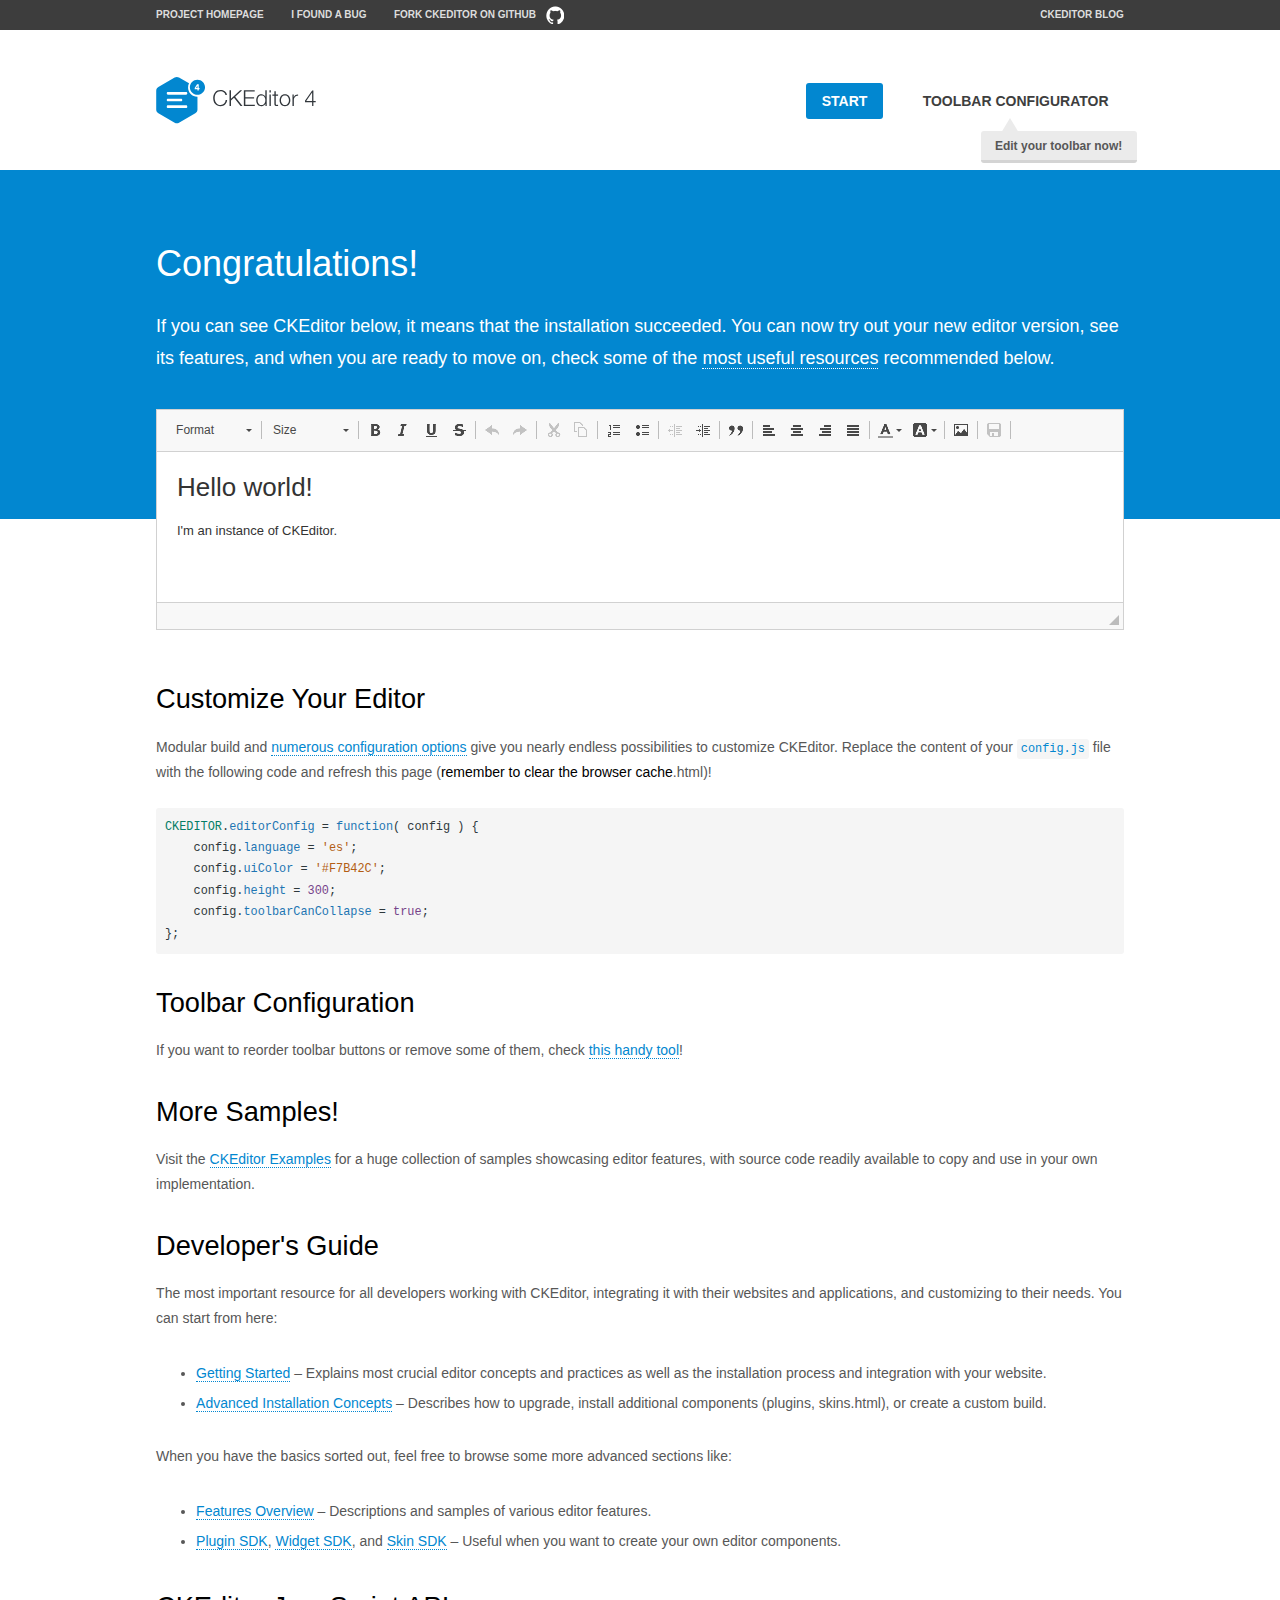
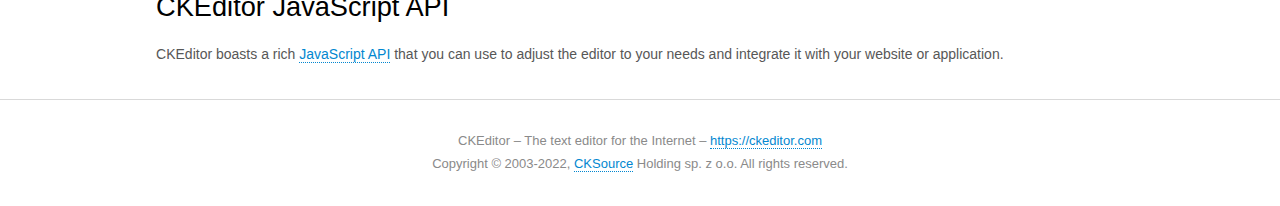
<file: assets/ckeditor/samples/index.html>
<!DOCTYPE html>
<!--
Copyright (c) 2003-2022, CKSource Holding sp. z o.o. All rights reserved.
For licensing, see LICENSE.md or https://ckeditor.com/legal/ckeditor-oss-license
-->
<html lang="en">
<head>
	<meta charset="utf-8">
	<title>CKEditor Sample</title>
	<script src="../ckeditor.js"></script>
	<script src="js/sample.js"></script>
	<link rel="stylesheet" href="css/samples.css">
	<link rel="stylesheet" href="toolbarconfigurator/lib/codemirror/neo.css">
	<meta name="viewport" content="width=device-width,initial-scale=1">
	<meta name="description" content="Try the latest sample of CKEditor 4 and learn more about customizing your WYSIWYG editor with endless possibilities.">
</head>
<body id="main">

<nav class="navigation-a">
	<div class="grid-container">
		<ul class="navigation-a-left grid-width-70">
			<li><a href="https://ckeditor.com/ckeditor-4/">Project Homepage</a></li>
			<li><a href="https://github.com/ckeditor/ckeditor4/issues">I found a bug</a></li>
			<li><a href="https://github.com/ckeditor/ckeditor4" class="icon-pos-right icon-navigation-a-github">Fork CKEditor on GitHub</a></li>
		</ul>
		<ul class="navigation-a-right grid-width-30">
			<li><a href="https://ckeditor.com/blog/">CKEditor Blog</a></li>
		</ul>
	</div>
</nav>

<header class="header-a">
	<div class="grid-container">
		<h1 class="header-a-logo grid-width-30">
			<a href="index.html"><img src="img/logo.svg" onerror="this.src='img/logo.png'; this.onerror=null;" alt="CKEditor Sample"></a>
		</h1>

		<nav class="navigation-b grid-width-70">
			<ul>
				<li><a href="index.html" class="button-a button-a-background">Start</a></li>
				<li><a href="toolbarconfigurator/index.html" class="button-a">Toolbar configurator <span class="balloon-a balloon-a-nw">Edit your toolbar now!</span></a></li>
			</ul>
		</nav>
	</div>
</header>

<main>
	<div class="adjoined-top">
		<div class="grid-container">
			<div class="content grid-width-100">
				<h1>Congratulations!</h1>
				<p>
					If you can see CKEditor below, it means that the installation succeeded.
					You can now try out your new editor version, see its features, and when you are ready to move on, check some of the <a href="#sample-customize">most useful resources</a> recommended below.
				</p>
			</div>
		</div>
	</div>
	<div class="adjoined-bottom">
		<div class="grid-container">
			<div class="grid-width-100">
				<div id="editor">
					<h1>Hello world!</h1>
					<p>I'm an instance of <a href="https://ckeditor.com">CKEditor</a>.</p>
				</div>
			</div>
		</div>
	</div>

	<div class="grid-container">
		<div class="content grid-width-100">
			<section id="sample-customize">
				<h2>Customize Your Editor</h2>
				<p>Modular build and <a href="https://ckeditor.com/docs/ckeditor4/latest/guide/dev_configuration.html">numerous configuration options</a> give you nearly endless possibilities to customize CKEditor. Replace the content of your <code><a href="../config.js">config.js</a></code> file with the following code and refresh this page (<strong>remember to clear the browser cache</strong>.html)!</p>
		<pre class="cm-s-neo CodeMirror"><code><span style="padding-right: 0.1px;"><span class="cm-variable">CKEDITOR</span>.<span class="cm-property">editorConfig</span> <span class="cm-operator">=</span> <span class="cm-keyword">function</span>( <span class="cm-def">config</span> ) {</span>
<span style="padding-right: 0.1px;"><span class="cm-tab">	</span><span class="cm-variable-2">config</span>.<span class="cm-property">language</span> <span class="cm-operator">=</span> <span class="cm-string">'es'</span>;</span>
<span style="padding-right: 0.1px;"><span class="cm-tab">	</span><span class="cm-variable-2">config</span>.<span class="cm-property">uiColor</span> <span class="cm-operator">=</span> <span class="cm-string">'#F7B42C'</span>;</span>
<span style="padding-right: 0.1px;"><span class="cm-tab">	</span><span class="cm-variable-2">config</span>.<span class="cm-property">height</span> <span class="cm-operator">=</span> <span class="cm-number">300</span>;</span>
<span style="padding-right: 0.1px;"><span class="cm-tab">	</span><span class="cm-variable-2">config</span>.<span class="cm-property">toolbarCanCollapse</span> <span class="cm-operator">=</span> <span class="cm-atom">true</span>;</span>
<span style="padding-right: 0.1px;">};</span></code></pre>
			</section>

			<section>
				<h2>Toolbar Configuration</h2>
				<p>If you want to reorder toolbar buttons or remove some of them, check <a href="toolbarconfigurator/index.html">this handy tool</a>!</p>
			</section>

			<section>
				<h2>More Samples!</h2>
				<p>Visit the <a href="https://ckeditor.com/docs/ckeditor4/latest/examples/index.html">CKEditor Examples</a> for a huge collection of samples showcasing editor features, with source code readily available to copy and use in your own implementation.</p>
			</section>

			<section>
				<h2>Developer's Guide</h2>
				<p>The most important resource for all developers working with CKEditor, integrating it with their websites and applications, and customizing to their needs. You can start from here:</p>
				<ul>
					<li><a href="https://ckeditor.com/docs/ckeditor4/latest/guide/dev_installation.html">Getting Started</a> &ndash; Explains most crucial editor concepts and practices as well as the installation process and integration with your website.</li>
					<li><a href="https://ckeditor.com/docs/ckeditor4/latest/guide/dev_advanced_installation.html">Advanced Installation Concepts</a> &ndash; Describes how to upgrade, install additional components (plugins, skins.html), or create a custom build.</li>
				</ul>
					<p>When you have the basics sorted out, feel free to browse some more advanced sections like:</p>
				<ul>
					<li><a href="https://ckeditor.com/docs/ckeditor4/latest/features/index.html">Features Overview</a> &ndash; Descriptions and samples of various editor features.</li>
					<li><a href="https://ckeditor.com/docs/ckeditor4/latest/guide/plugin_sdk_intro.html">Plugin SDK</a>, <a href="https://ckeditor.com/docs/ckeditor4/latest/guide/widget_sdk_intro.html">Widget SDK</a>, and <a href="https://ckeditor.com/docs/ckeditor4/latest/guide/skin_sdk_intro.html">Skin SDK</a> &ndash; Useful when you want to create your own editor components.</li>
				</ul>
			</section>

			<section>
				<h2>CKEditor JavaScript API</h2>
				<p>CKEditor boasts a rich <a href="https://ckeditor.com/docs/ckeditor4/latest/api/index.html">JavaScript API</a> that you can use to adjust the editor to your needs and integrate it with your website or application.</p>
			</section>
		</div>
	</div>
</main>

<footer class="footer-a grid-container">
	<div class="grid-container">
		<p class="grid-width-100">
			CKEditor &ndash; The text editor for the Internet &ndash; <a class="samples" href="https://ckeditor.com/">https://ckeditor.com</a>
		</p>
		<p class="grid-width-100" id="copy">
			Copyright &copy; 2003-2022, <a class="samples" href="https://cksource.com/">CKSource</a> Holding sp. z o.o. All rights reserved.
		</p>
	</div>
</footer>
<script>
	initSample();
</script>

</body>
</html>
</file>
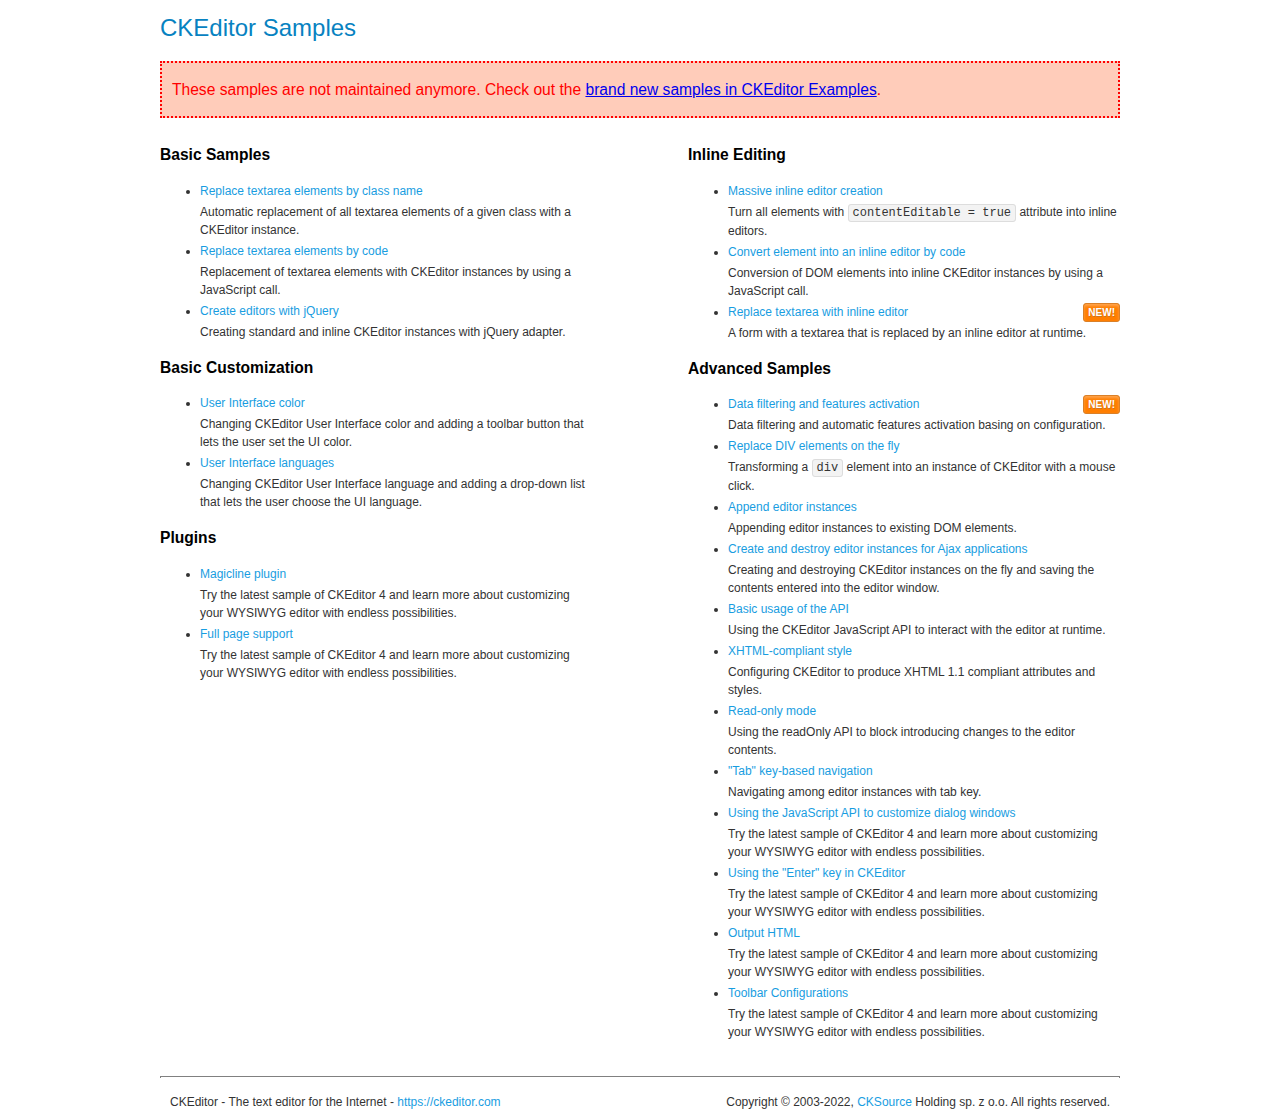
<file: assets/ckeditor/samples/old/index.html>
<!DOCTYPE html>
<!--
Copyright (c) 2003-2022, CKSource Holding sp. z o.o. All rights reserved.
For licensing, see LICENSE.md or https://ckeditor.com/legal/ckeditor-oss-license
-->
<html lang="en">
<head>
	<meta charset="utf-8">
	<title>CKEditor Samples</title>
	<link rel="stylesheet" href="sample.css">
	<meta name="description" content="Try the latest sample of CKEditor 4 and learn more about customizing your WYSIWYG editor with endless possibilities.">
</head>
<body>
	<h1 class="samples">
		CKEditor Samples
	</h1>
	<div class="warning deprecated">
		These samples are not maintained anymore. Check out the <a href="https://ckeditor.com/docs/ckeditor4/latest/examples/index.html">brand new samples in CKEditor Examples</a>.
	</div>
	<div class="twoColumns">
		<div class="twoColumnsLeft">
			<h2 class="samples">
				Basic Samples
			</h2>
			<dl class="samples">
				<dt><a class="samples" href="replacebyclass.html">Replace textarea elements by class name</a></dt>
				<dd>Automatic replacement of all textarea elements of a given class with a CKEditor instance.</dd>

				<dt><a class="samples" href="replacebycode.html">Replace textarea elements by code</a></dt>
				<dd>Replacement of textarea elements with CKEditor instances by using a JavaScript call.</dd>

				<dt><a class="samples" href="jquery.html">Create editors with jQuery</a></dt>
				<dd>Creating standard and inline CKEditor instances with jQuery adapter.</dd>
			</dl>

			<h2 class="samples">
				Basic Customization
			</h2>
			<dl class="samples">
				<dt><a class="samples" href="uicolor.html">User Interface color</a></dt>
				<dd>Changing CKEditor User Interface color and adding a toolbar button that lets the user set the UI color.</dd>

				<dt><a class="samples" href="uilanguages.html">User Interface languages</a></dt>
				<dd>Changing CKEditor User Interface language and adding a drop-down list that lets the user choose the UI language.</dd>
			</dl>


			<h2 class="samples">Plugins</h2>
<dl class="samples">
<dt><a class="samples" href="magicline/magicline.html">Magicline plugin</a></dt>
<dd>Try the latest sample of CKEditor 4 and learn more about customizing your WYSIWYG editor with endless possibilities.</dd>

<dt><a class="samples" href="wysiwygarea/fullpage.html">Full page support</a></dt>
<dd>Try the latest sample of CKEditor 4 and learn more about customizing your WYSIWYG editor with endless possibilities.</dd>
</dl>
		</div>
		<div class="twoColumnsRight">
			<h2 class="samples">
				Inline Editing
			</h2>
			<dl class="samples">
				<dt><a class="samples" href="inlineall.html">Massive inline editor creation</a></dt>
				<dd>Turn all elements with <code>contentEditable = true</code> attribute into inline editors.</dd>

				<dt><a class="samples" href="inlinebycode.html">Convert element into an inline editor by code</a></dt>
				<dd>Conversion of DOM elements into inline CKEditor instances by using a JavaScript call.</dd>

				<dt><a class="samples" href="inlinetextarea.html">Replace textarea with inline editor</a> <span class="new">New!</span></dt>
				<dd>A form with a textarea that is replaced by an inline editor at runtime.</dd>

				
			</dl>

			<h2 class="samples">
				Advanced Samples
			</h2>
			<dl class="samples">
				<dt><a class="samples" href="datafiltering.html">Data filtering and features activation</a> <span class="new">New!</span></dt>
				<dd>Data filtering and automatic features activation basing on configuration.</dd>

				<dt><a class="samples" href="divreplace.html">Replace DIV elements on the fly</a></dt>
				<dd>Transforming a <code>div</code> element into an instance of CKEditor with a mouse click.</dd>

				<dt><a class="samples" href="appendto.html">Append editor instances</a></dt>
				<dd>Appending editor instances to existing DOM elements.</dd>

				<dt><a class="samples" href="ajax.html">Create and destroy editor instances for Ajax applications</a></dt>
				<dd>Creating and destroying CKEditor instances on the fly and saving the contents entered into the editor window.</dd>

				<dt><a class="samples" href="api.html">Basic usage of the API</a></dt>
				<dd>Using the CKEditor JavaScript API to interact with the editor at runtime.</dd>

				<dt><a class="samples" href="xhtmlstyle.html">XHTML-compliant style</a></dt>
				<dd>Configuring CKEditor to produce XHTML 1.1 compliant attributes and styles.</dd>

				<dt><a class="samples" href="readonly.html">Read-only mode</a></dt>
				<dd>Using the readOnly API to block introducing changes to the editor contents.</dd>

				<dt><a class="samples" href="tabindex.html">"Tab" key-based navigation</a></dt>
				<dd>Navigating among editor instances with tab key.</dd>


				
<dt><a class="samples" href="dialog/dialog.html">Using the JavaScript API to customize dialog windows</a></dt>
<dd>Try the latest sample of CKEditor 4 and learn more about customizing your WYSIWYG editor with endless possibilities.</dd>

<dt><a class="samples" href="enterkey/enterkey.html">Using the &quot;Enter&quot; key in CKEditor</a></dt>
<dd>Try the latest sample of CKEditor 4 and learn more about customizing your WYSIWYG editor with endless possibilities.</dd>

<dt><a class="samples" href="htmlwriter/outputhtml.html">Output HTML</a></dt>
<dd>Try the latest sample of CKEditor 4 and learn more about customizing your WYSIWYG editor with endless possibilities.</dd>

<dt><a class="samples" href="toolbar/toolbar.html">Toolbar Configurations</a></dt>
<dd>Try the latest sample of CKEditor 4 and learn more about customizing your WYSIWYG editor with endless possibilities.</dd>

			</dl>
		</div>
	</div>
	<div id="footer">
		<hr>
		<p>
			CKEditor - The text editor for the Internet - <a class="samples" href="https://ckeditor.com/">https://ckeditor.com</a>
		</p>
		<p id="copy">
			Copyright &copy; 2003-2022, <a class="samples" href="https://cksource.com/">CKSource</a> Holding sp. z o.o. All rights reserved.
		</p>
	</div>
</body>
</html>
</file>
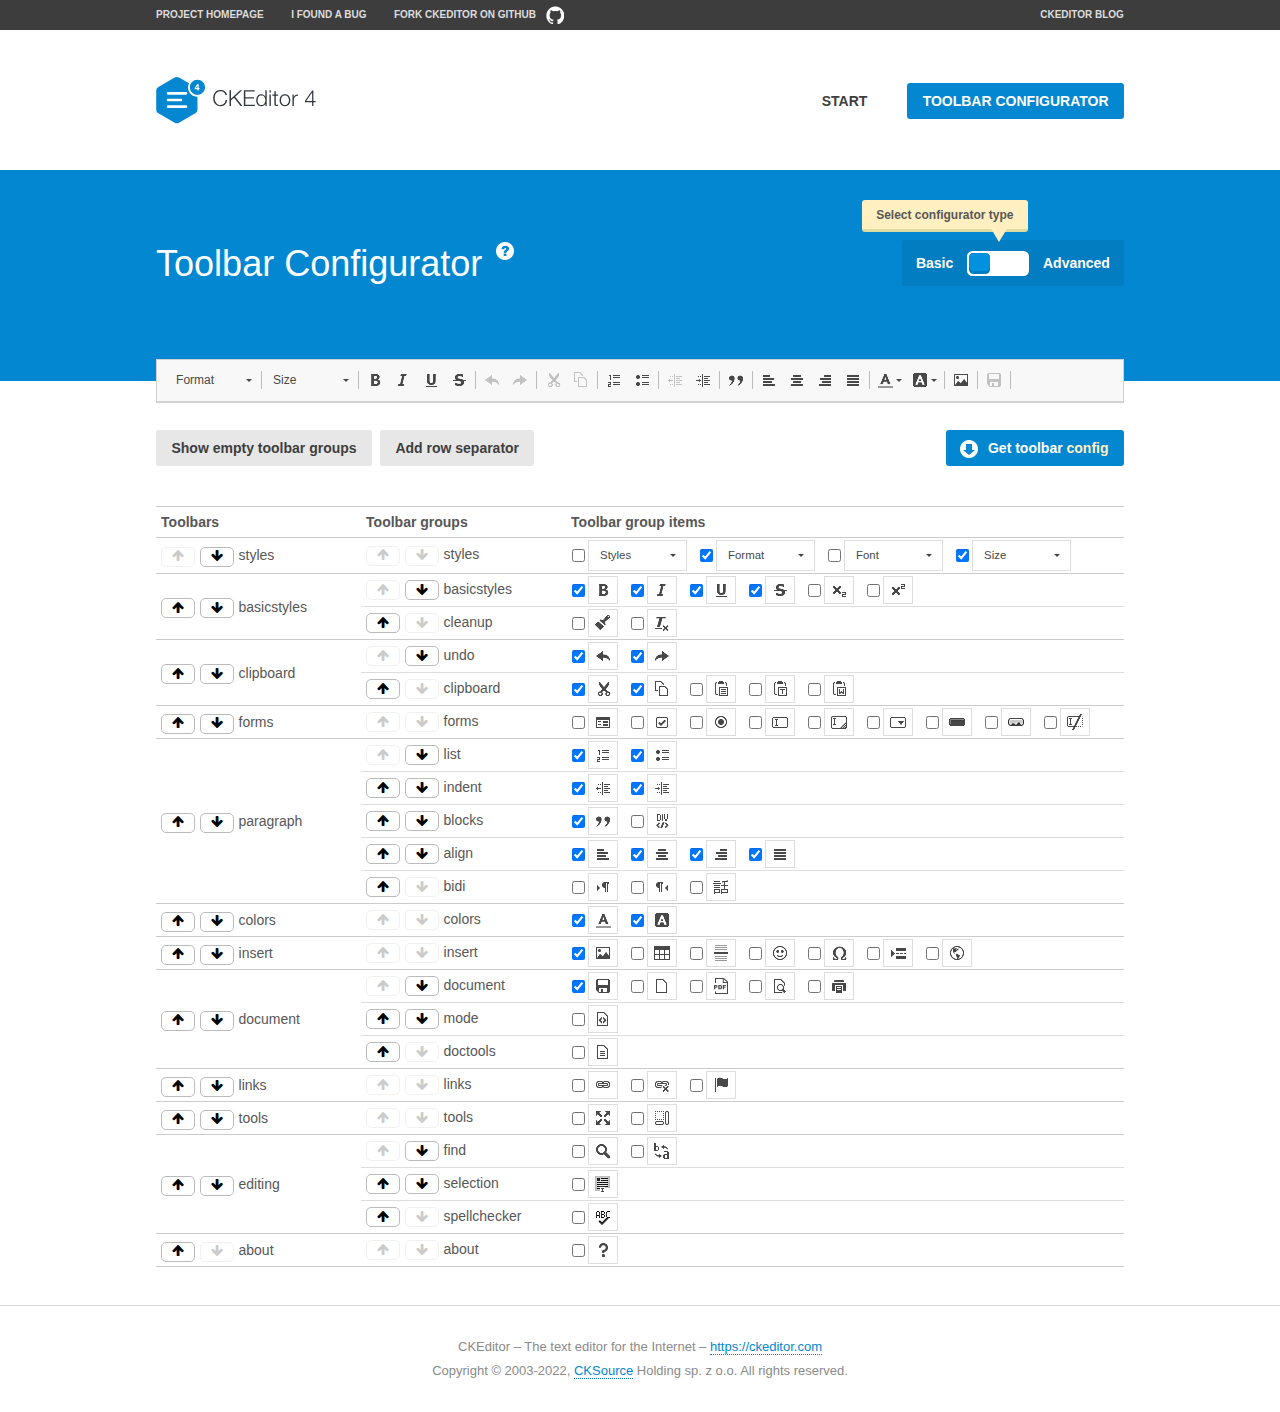
<file: assets/ckeditor/samples/toolbarconfigurator/index.html>
<!DOCTYPE html>
<!--
Copyright (c) 2003-2022, CKSource Holding sp. z o.o. All rights reserved.
For licensing, see LICENSE.md or https://ckeditor.com/legal/ckeditor-oss-license
-->
<!--[if IE 8]><html class="ie8"><![endif]-->
<!--[if gt IE 8]><html><![endif]-->
<!--[if !IE]><!--><html lang="en"><!--<![endif]-->
<head>
	<meta charset="utf-8">
	<title>Toolbar Configurator</title>
	<script src="../../ckeditor.js"></script>
	<script>
		if ( CKEDITOR.env.ie && CKEDITOR.env.version < 9 )
			CKEDITOR.tools.enableHtml5Elements( document );
	</script>
	<link rel="stylesheet" href="lib/codemirror/codemirror.css">
	<link rel="stylesheet" href="lib/codemirror/show-hint.css">
	<link rel="stylesheet" href="lib/codemirror/neo.css">
	<link rel="stylesheet" href="css/fontello.css">
	<link rel="stylesheet" href="../css/samples.css">
	<meta name="description" content="Try the latest sample of CKEditor 4 and learn more about customizing your WYSIWYG editor with endless possibilities.">
</head>
<body id="toolbar">

<nav class="navigation-a">
	<div class="grid-container">
		<ul class="navigation-a-left grid-width-70">
			<li><a href="https://ckeditor.com/ckeditor-4/">Project Homepage</a></li>
			<li><a href="https://github.com/ckeditor/ckeditor4/issues">I found a bug</a></li>
			<li><a href="https://github.com/ckeditor/ckeditor4" class="icon-pos-right icon-navigation-a-github">Fork CKEditor on GitHub</a></li>
		</ul>
		<ul class="navigation-a-right grid-width-30">
			<li><a href="https://ckeditor.com/blog/">CKEditor Blog</a></li>
		</ul>
	</div>
</nav>

<header class="header-a">
	<div class="grid-container">
		<h1 class="header-a-logo grid-width-30">
			<a href="../index.html"><img src="../img/logo.svg" onerror="this.src='../img/logo.png'; this.onerror=null;" alt="CKEditor Logo"></a>
		</h1>
		<nav class="navigation-b grid-width-70">
			<ul>
				<li><a href="../index.html"  class="button-a">Start</a></li>
				<li><a href="index.html"  class="button-a button-a-background">Toolbar configurator</a></li>
			</ul>
		</nav>
	</div>
</header>

<main>
	<div class="adjoined-top">
		<div class="grid-container">
			<div class="content grid-width-100">
				<div class="grid-container-nested">
					<h1 class="grid-width-60">
						Toolbar Configurator
						<a href="#help-content" type="button" title="Configurator help" id="help" class="button-a button-a-background button-a-no-text icon-pos-left icon-question-mark">Help</a>
					</h1>

					<div class="grid-width-40 grid-switch-magic">
						<div class="switch">
							<span class="balloon-a balloon-a-se">Select configurator type</span>
							<input type="radio" name="radio" data-num="1" id="radio-basic" />
							<input type="radio" name="radio" data-num="2" id="radio-advanced" />
							<label data-for="1" for="radio-basic">Basic</label>
							<span class="switch-inner">
								<span class="handler"></span>
							</span>
							<label data-for="2" for="radio-advanced">Advanced</label>
						</div>
					</div>
				</div>
			</div>
		</div>
	</div>
	<div class="adjoined-bottom">
		<div class="grid-container">
			<div class="grid-width-100">
				<div class="editors-container">
					<div id="editor-basic"></div>
					<div id="editor-advanced"></div>
				</div>
			</div>
		</div>
	</div>

	<div class="grid-container configurator">
		<div class="content grid-width-100">
			<div class="configurator">
				<div>
					<div id="toolbarModifierWrapper"></div>
				</div>
			</div>
		</div>
	</div>

	<div id="help-content">
		<div class="grid-container">
			<div class="grid-width-100">
				<h2>What Am I Doing Here?</h2>

				<div class="grid-container grid-container-nested">
					<div class="basic">
						<div class="grid-width-50">
							<p>Arrange <a href="https://ckeditor.com/docs/ckeditor4/latest/api/CKEDITOR_config.html#cfg-toolbarGroups">toolbar groups</a>, toggle <a href="https://ckeditor.com/docs/ckeditor4/latest/api/CKEDITOR_config.html#cfg-removeButtons">button visibility</a> according to your needs and get your toolbar configuration.</p>
							<p>You can replace the content of the <a href="../../config.js"><code>config.js</code></a> file with the generated configuration. If you already set some configuration options you will need to merge both configurations.</p>
						</div>
						<div class="grid-width-50">
							<p>Read more about different ways of <a href="https://ckeditor.com/docs/ckeditor4/latest/guide/dev_configuration.html">setting configuration</a> and do not forget about <strong>clearing browser cache</strong>.</p>
							<p>Arranging toolbar groups is the recommended way of configuring the toolbar, but if you need more freedom you can use the <a href="#advanced">advanced configurator</a>.</p>
						</div>
					</div>
					<div class="advanced" style="display: none;">
						<div class="grid-width-50">
							<p>With this code editor you can edit your <a href="https://ckeditor.com/docs/ckeditor4/latest/api/CKEDITOR_config.html#cfg-toolbar">toolbar configuration</a> live.</p>
							<p>You can replace the content of the <a href="../../config.js"><code>config.js</code></a> file with the generated configuration. If you already set some configuration options you will need to merge both configurations.</p>
						</div>
						<div class="grid-width-50">
							<p>Read more about different ways of <a href="https://ckeditor.com/docs/ckeditor4/latest/guide/dev_configuration.html">setting configuration</a> and do not forget about <strong>clearing browser cache</strong>.</p>
						</div>
					</div>
				</div>

				<p class="grid-container grid-container-nested">
					<button type="button" class="help-content-close grid-width-100 button-a button-a-background">Got it. Let's play!</button>
				</p>
			</div>
		</div>
	</div>
</main>

<footer class="footer-a grid-container">
	<p class="grid-width-100">
		CKEditor &ndash; The text editor for the Internet &ndash; <a class="samples" href="https://ckeditor.com/">https://ckeditor.com</a>
	</p>
	<p class="grid-width-100" id="copy">
		Copyright &copy; 2003-2022, <a class="samples" href="https://cksource.com/">CKSource</a> Holding sp. z o.o. All rights reserved.
	</p>
</footer>

<script src="lib/codemirror/codemirror.js"></script>
<script src="lib/codemirror/javascript.js"></script>
<script src="lib/codemirror/show-hint.js"></script>

<script src="js/fulltoolbareditor.js"></script>
<script src="js/abstracttoolbarmodifier.js"></script>
<script src="js/toolbarmodifier.js"></script>
<script src="js/toolbartextmodifier.js"></script>
<script src="../js/sf.js"></script>

<script>
	( function() {
		'use strict';

		var mode = ( window.location.hash.substr( 1 ) === 'advanced' ) ? 'advanced' : 'basic',
			configuratorSection = CKEDITOR.document.findOne( 'main > .grid-container.configurator' ),
			basicInstruction = CKEDITOR.document.findOne( '#help-content .basic' ),
			advancedInstruction = CKEDITOR.document.findOne( '#help-content .advanced' ),

			// Configurator mode switcher.
			modeSwitchBasic = CKEDITOR.document.getById( 'radio-basic' ),
			modeSwitchAdvanced = CKEDITOR.document.getById( 'radio-advanced' );

		// Initial setup
		function updateSwitcher() {
			if ( mode === 'advanced' ) {
				modeSwitchAdvanced.$.checked = true;
			} else {
				modeSwitchBasic.$.checked = true;
			}
		}

		updateSwitcher();

		CKEDITOR.document.getWindow().on( 'hashchange', function( e ) {
			var hash = window.location.hash.substr( 1 );
			if ( !( hash === 'advanced' || hash === 'basic' ) ) {
				return;
			}
			mode = hash;
			onToolbarsDone( mode );
		} );

		CKEDITOR.document.getWindow().on( 'resize', function() {
			updateToolbar( ( mode === 'basic' ? toolbarModifier : toolbarTextModifier )[ 'editorInstance' ] );
		} );

		function onRefresh( modifier ) {
			modifier = modifier || this;

			if ( mode === 'basic' && modifier instanceof ToolbarConfigurator.ToolbarTextModifier ) {
				return;
			}

			// CodeMirror container becomes visible, so we need to refresh and to avoid rendering problems.
			if ( mode === 'advanced' && modifier instanceof ToolbarConfigurator.ToolbarTextModifier ) {
				modifier.codeContainer.refresh();
			}

			updateToolbar( modifier.editorInstance );
		}

		function updateToolbar( editor ) {
			var editorContainer = editor.container;

			// Not always editor is loaded.
			if ( !editorContainer ) {
				return;
			}

			var displayStyle = editorContainer.getStyle( 'display' );

			editorContainer.setStyle( 'display', 'block' );

			var newHeight = editorContainer.getSize( 'height' );

			var newMarginTop = parseInt( editorContainer.getComputedStyle( 'margin-top' ), 10 );
			newMarginTop = ( isNaN( newMarginTop ) ? 0 : Number( newMarginTop ) );

			var newMarginBottom = parseInt( editorContainer.getComputedStyle( 'margin-bottom' ), 10 );
			newMarginBottom = ( isNaN( newMarginBottom ) ? 0 : Number( newMarginBottom ) );

			var result = newHeight + newMarginTop + newMarginBottom;

			editorContainer.setStyle( 'display', displayStyle );

			editor.container.getAscendant( 'div' ).setStyle( 'height', result + 'px' );
		}

		var toolbarModifier = new ToolbarConfigurator.ToolbarModifier( 'editor-basic' );

		var done = 0;
		toolbarModifier.init( onToolbarInit );
		toolbarModifier.onRefresh = onRefresh;

		CKEDITOR.document.getById( 'toolbarModifierWrapper' ).append( toolbarModifier.mainContainer );

		var toolbarTextModifier = new ToolbarConfigurator.ToolbarTextModifier( 'editor-advanced' );
		toolbarTextModifier.init( onToolbarInit );
		toolbarTextModifier.onRefresh = onRefresh;

		function onToolbarInit() {
			if ( ++done === 2 ) {
				onToolbarsDone();

				positionSticky.watch( CKEDITOR.document.findOne( '.toolbar' ), function() {
					return mode === 'advanced';
				} );
			}
		}

		function onToolbarsDone() {
			if ( mode === 'basic' ) {
				toggleModeBasic( false );
			} else {
				toggleModeAdvanced( false );
			}

			updateSwitcher();

			setTimeout( function() {
				CKEDITOR.document.findOne( '.editors-container' ).addClass( 'active' );
				CKEDITOR.document.findOne( '#toolbarModifierWrapper' ).addClass( 'active' );
			}, 200 );
		}

		CKEDITOR.document.getById( 'toolbarModifierWrapper' ).append( toolbarTextModifier.mainContainer );

		function toogleModeSwitch( onElement, offElement, onModifier, offModifier ) {
			onElement.addClass( 'fancy-button-active' );
			offElement.removeClass( 'fancy-button-active' );

			onModifier.showUI();
			offModifier.hideUI();
		}

		function toggleModeBasic( callOnRefresh ) {
			callOnRefresh = ( callOnRefresh !== false );
			mode = 'basic';
			window.location.hash = '#basic';
			toogleModeSwitch( modeSwitchBasic, modeSwitchAdvanced, toolbarModifier, toolbarTextModifier );

			configuratorSection.removeClass( 'freed-width' );
			basicInstruction.show();
			advancedInstruction.hide();

			callOnRefresh && onRefresh( toolbarModifier );
		}

		function toggleModeAdvanced( callOnRefresh ) {
			callOnRefresh = ( callOnRefresh !== false );
			mode = 'advanced';
			window.location.hash = '#advanced';
			toogleModeSwitch( modeSwitchAdvanced, modeSwitchBasic, toolbarTextModifier, toolbarModifier );

			configuratorSection.addClass( 'freed-width' );
			advancedInstruction.show();
			basicInstruction.hide();

			callOnRefresh && onRefresh( toolbarTextModifier );
		}

		modeSwitchBasic.on( 'click', toggleModeBasic );
		modeSwitchAdvanced.on( 'click', toggleModeAdvanced );

		//
		// Position:sticky for the toolbar.
		//

		// Will make elements behave like they were styled with position:sticky.
		var positionSticky = {
			// Store object: {
			// 		element: CKEDITOR.dom.element, // Element which will float.
			// 		placeholder: CKEDITOR.dom.element, // Placeholder which is place to prevent page bounce.
			// 		isFixed: boolean // Whether element float now.
			// }
			watched: [],

			active: [],

			staticContainer: null,

			init: function() {
				var element = CKEDITOR.dom.element.createFromHtml(
					'<div class="staticContainer">' +
						'<div class="grid-container" >' +
							'<div class="grid-width-100">' +
								'<div class="inner"></div>' +
							'</div>' +
						'</div>' +
					'</div>' );

				this.staticContainer = element.findOne( '.inner' );

				CKEDITOR.document.getBody().append( element );
			},

			watch: function( element, preventFunc ) {
				this.watched.push( {
					element: element,
					placeholder: new CKEDITOR.dom.element( 'div' ),
					isFixed: false,
					preventFunc: preventFunc
				} );
			},

			checkAll: function() {
				for ( var i = 0; i < this.watched.length; i++ ) {
					this.check( this.watched[ i ] );
				}
			},

			check: function( element ) {
				var isFixed = element.isFixed;
				var shouldBeFixed = this.shouldBeFixed( element );

				// Nothing to be done.
				if ( isFixed === shouldBeFixed ) {
					return;
				}

				var placeholder = element.placeholder;

				if ( isFixed ) {
					// Unfixing.

					element.element.insertBefore( placeholder );
					placeholder.remove();

					element.element.removeStyle( 'margin' );

					this.active.splice( CKEDITOR.tools.indexOf( this.active, element ), 1 );

				} else {
					// Fixing.
					placeholder.setStyle( 'width', element.element.getSize( 'width' ) + 'px' );
					placeholder.setStyle( 'height', element.element.getSize( 'height' ) + 'px' );
					placeholder.setStyle( 'margin-bottom', element.element.getComputedStyle( 'margin-bottom' ) );
					placeholder.setStyle( 'display', element.element.getComputedStyle( 'display' ) );
					placeholder.insertAfter( element.element );

					this.staticContainer.append( element.element );

					this.active.push( element );
				}

				element.isFixed = !element.isFixed;
			},

			shouldBeFixed: function( element ) {
				if ( element.preventFunc && element.preventFunc() ) {
					return false;
				}

				// If element is already fixed we are checking it's placeholder.
				var related = ( element.isFixed ? element.placeholder : element.element ),
					clientRect = related.$.getBoundingClientRect(),
					staticHeight = this.staticContainer.getSize('height' ),
					elemHeight = element.element.getSize( 'height' );

				if ( element.isFixed ) {
					return ( clientRect.top + elemHeight < staticHeight );
				} else {
					return ( clientRect.top < staticHeight );
				}
			}
		};

		positionSticky.init();

		CKEDITOR.document.getWindow().on( 'scroll',
			CKEDITOR.tools.eventsBuffer( 100, positionSticky.checkAll, positionSticky ).input
		);

		// Make the toolbar sticky.
		positionSticky.watch( CKEDITOR.document.findOne( '.editors-container' ) );

		// Help button and help-content.
		( function() {
			var helpButton = CKEDITOR.document.getById( 'help' ),
				helpContent = CKEDITOR.document.getById( 'help-content' );

			// Don't show help button on IE8 because it's unsupported by Pico Modal.
			if ( CKEDITOR.env.ie && CKEDITOR.env.version == 8 ) {
				helpButton.hide();
			} else {
				// Display help modal when the button is clicked.
				helpButton.on( 'click', function( evt ) {
					SF.modal( {
						// Clone modal content from DOM.
						content: helpContent.getHtml(),

						afterCreate: function( modal ) {
							// Enable modal content button to close the modal.
							new CKEDITOR.dom.element( modal.modalElem() ).findOne( '.help-content-close' ).once( 'click', modal.close );
						}
					} ).show();
				} );
			}
		} )();
	} )();
</script>
</body>
</html>
</file>
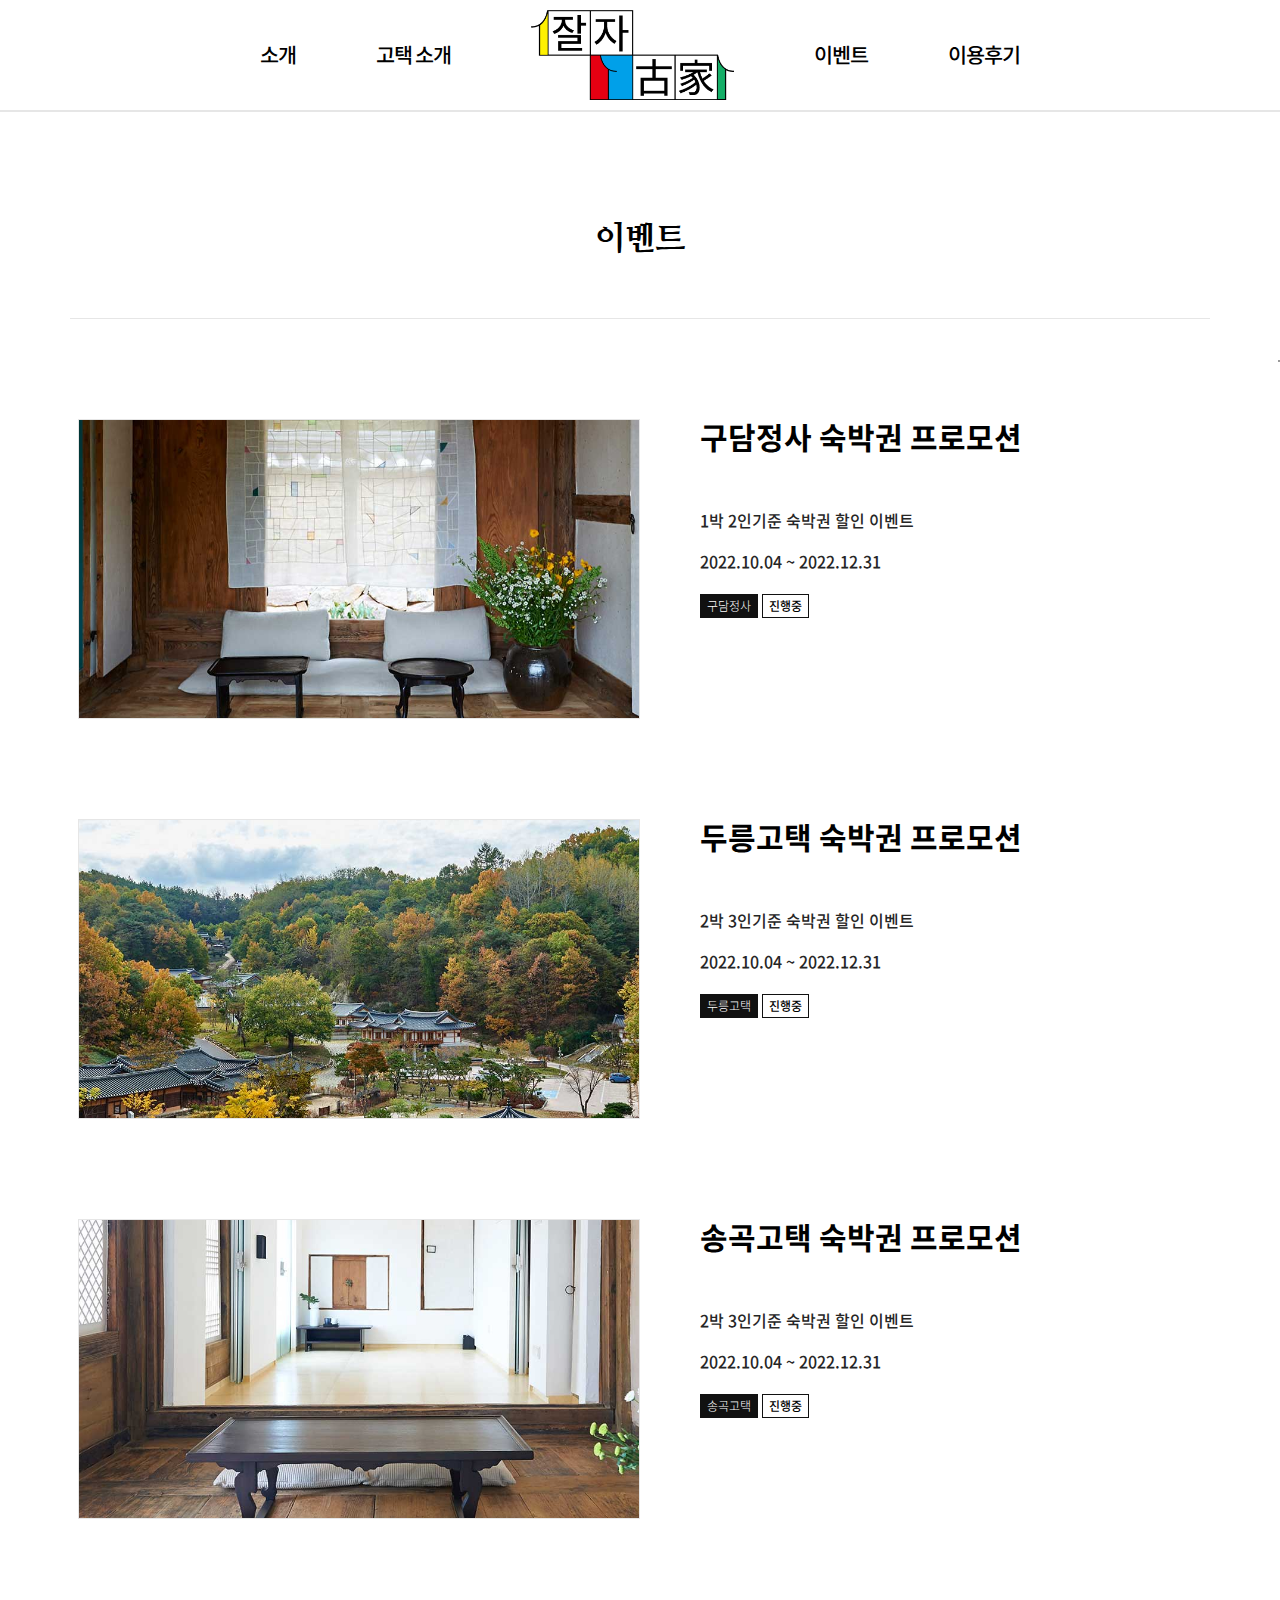
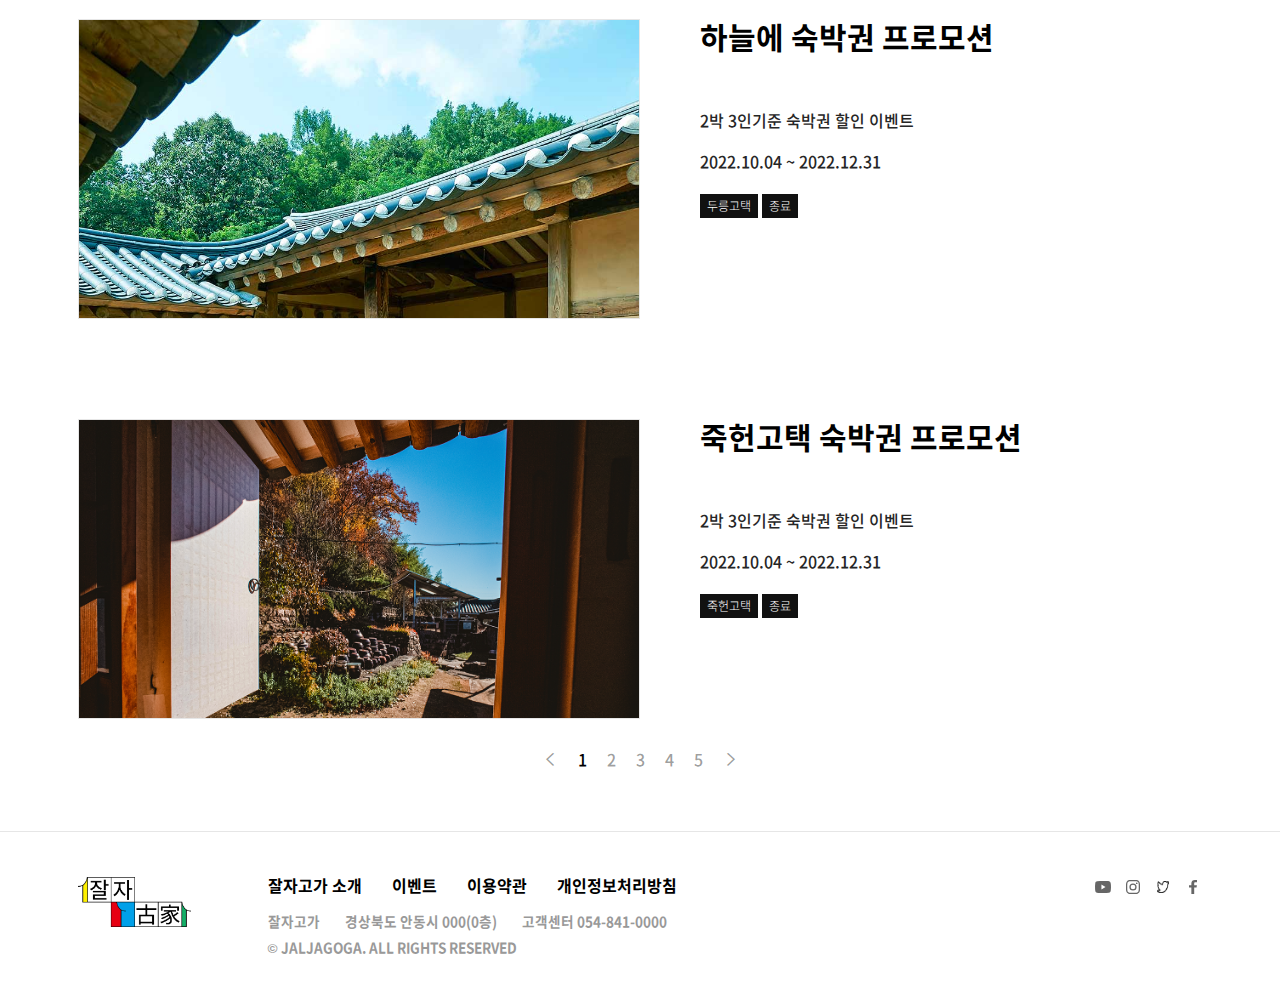
<file: event.html>
<!DOCTYPE html>
<html lang="ko">

<head>
  <meta charset="UTF-8">
  <meta http-equiv="X-UA-Compatible" content="IE=edge">
  <meta name="viewport" content="width=device-width, initial-scale=1.0">
  <link rel="stylesheet" href="./assets/xeicon.min.css">
  <link rel="stylesheet" href="./assets/nanummyeongjo.css">
  <link rel="stylesheet" href="./assets/css/swiper.min.css">
  <link rel="stylesheet" href="./assets/css/bootstrap.min.css">
  <link rel="stylesheet" href="./assets/css/header.css">
  <link rel="stylesheet" href="./assets/css/event.css">
  <link rel="stylesheet" href="./assets/css/footer.css">
  <meta name="subject" content="잘자고가 | 고택을 큐레이션하다!" />
  <meta name="keywords" content="잘자고가,고택,숙박,사무실,예약,고택예약" />
  <meta name="description" content="잘자고가는 고택을 사무실 혹은 숙박시설로 이용하고자 하는 고객들을 위해 다양한 고택의 정보를 제공합니다." />
  <meta property="og:type" content="website" />
  <meta property="og:locale" content="ko_KR" />
  <meta property="og:title" content="잘자고가 | 고택을 큐레이션하다!" />
  <meta property="og:site_name" content="잘자고가 | 고택을 큐레이션하다!" />
  <meta property="og:description" content="잘자고가는 고택을 사무실 혹은 숙박시설로 이용하고자 하는 고객들을 위해 다양한 고택의 정보를 제공합니다." />
  <meta property="og:image" content="" />

  <link rel="apple-touch-icon" sizes="57x57" href="./assets/img/favicon/apple-icon-57x57.png">
  <link rel="apple-touch-icon" sizes="60x60" href="./assets/img/favicon/apple-icon-60x60.png">
  <link rel="apple-touch-icon" sizes="72x72" href="./assets/img/favicon/apple-icon-72x72.png">
  <link rel="apple-touch-icon" sizes="76x76" href="./assets/img/favicon/apple-icon-76x76.png">
  <link rel="apple-touch-icon" sizes="114x114" href="./assets/img/favicon/apple-icon-114x114.png">
  <link rel="apple-touch-icon" sizes="120x120" href="./assets/img/favicon/apple-icon-120x120.png">
  <link rel="apple-touch-icon" sizes="144x144" href="./assets/img/favicon/apple-icon-144x144.png">
  <link rel="apple-touch-icon" sizes="152x152" href="./assets/img/favicon/apple-icon-152x152.png">
  <link rel="apple-touch-icon" sizes="180x180" href="./assets/img/favicon/apple-icon-180x180.png">
  <link rel="icon" type="image/png" sizes="192x192" href="./assets/img/favicon/android-icon-192x192.png">
  <link rel="icon" type="image/png" sizes="144x144" href="./assets/img/favicon/android-icon-144x144.png">
  <link rel="icon" type="image/png" sizes="32x32" href="./assets/img/favicon/favicon-32x32.png">
  <link rel="icon" type="image/png" sizes="96x96" href="./assets/img/favicon/favicon-96x96.png">
  <link rel="icon" type="image/png" sizes="16x16" href="./assets/img/favicon/favicon-16x16.png">
  <link rel="manifest" href="./assets/img/favicon/manifest.json">
  <meta name="msapplication-TileColor" content="#ffffff">
  <meta name="msapplication-TileImage" content="./assets/img/favicon/ms-icon-144x144.png">
  <meta name="theme-color" content="#ffffff">
  <title>잘자고가</title>
</head>

<body>
  <!-- header -->
  <div class="headerArea fixed-top">
    <div class="headerContainer container-fluid p-0">
      <div class="container">
        <div class="row">
          <header>
            <ul class="headerUl navbar-nav flex-row justify-content-center p-3">
              <li class="nav-item"><a href="./introduction.html">소개</a></li>
              <li class="nav-item"><a href="./find_stay.html">고택 소개</a></li>
              <li class="nav-item">
                <a href="./index.html">
                  <img class="logo" src="./assets/img/logo.png" alt="logo">
                </a>
              </li>
              <li class="nav-item"><a href="event.html">이벤트</a></li>
              <li class="nav-item"><a href="review.html">이용후기</a></li>
            </ul>
            <div class="hamburgerMenuBtn">
              <button><i class="xi-bars xi-2x" style="color: #000;"></i></button>
            </div>
            <div class="sideMenuArea hide">
              <div class="wrapper jsWrapper"></div>
              <div class="sideMenu">
                <ul>
                  <button class="closeBtn hamburgerCloseBtn"></button>
                  <li class="title"><a href="./introduction.html">소개</a></li>
                  <li class="title"><a href="./find_stay.html">고택소개</a></li>
                  <li class="title"><a href="event.html">이벤트</a></li>
                  <li class="title"><a href="./review.html">이용후기</a></li>
                </ul>
              </div>
            </div>
          </header>
        </div>
      </div>
    </div>
  </div>

  <div class="mainArea">
    <!-- event -->
    <div class="eventArea">
      <div class="container">
        <div class="row">
          <div class="title text-center">
            <p>이벤트</p>
          </div>
          <div class="eventPost">
            <a href="./event_view.html">
              <div class="eventPicture">
                <img src="./assets/img/visual1.jpeg" alt="eventImg">
              </div>
              <div class="eventContent">
                <div class="contentTitle">구담정사 숙박권 프로모션</div>
                <div class="contentDesc">1박 2인기준 숙박권 할인 이벤트</div>
                <div class="contentDate">2022.10.04 ~ 2022.12.31</div>
                <div class="contentTags">
                  <span class="titleTag">구담정사</span>
                  <span class="dateTag">진행중</span>
                </div>
              </div>
            </a>
          </div>
          <div class="eventPost">
            <a href="#">
              <div class="eventPicture">
                <img src="./assets/img/visual2.jpeg" alt="eventImg">
              </div>
              <div class="eventContent">
                <div class="contentTitle">두릉고택 숙박권 프로모션</div>
                <div class="contentDesc">2박 3인기준 숙박권 할인 이벤트</div>
                <div class="contentDate">2022.10.04 ~ 2022.12.31</div>
                <div class="contentTags">
                  <span class="titleTag">두릉고택</span>
                  <span class="dateTag">진행중</span>
                </div>
              </div>
            </a>
          </div>
          <div class="eventPost">
            <a href="#">
              <div class="eventPicture">
                <img src="./assets/img/visual3.jpeg" alt="eventImg">
              </div>
              <div class="eventContent">
                <div class="contentTitle">송곡고택 숙박권 프로모션</div>
                <div class="contentDesc">2박 3인기준 숙박권 할인 이벤트</div>
                <div class="contentDate">2022.10.04 ~ 2022.12.31</div>
                <div class="contentTags">
                  <span class="titleTag">송곡고택</span>
                  <span class="dateTag">진행중</span>
                </div>
              </div>
            </a>
          </div>
          <div class="eventPost">
            <a href="#">
              <div class="eventPicture">
                <img src="./assets/img/visual4.jpeg" alt="eventImg">
              </div>
              <div class="eventContent">
                <div class="contentTitle">하늘에 숙박권 프로모션</div>
                <div class="contentDesc">2박 3인기준 숙박권 할인 이벤트</div>
                <div class="contentDate">2022.10.04 ~ 2022.12.31</div>
                <div class="contentTags">
                  <span class="titleTag">두릉고택</span>
                  <span class="dateTag closeTag">종료</span>
                </div>
              </div>
            </a>
          </div>
          <div class="eventPost">
            <a href="#">
              <div class="eventPicture">
                <img src="./assets/img/11.png" alt="eventImg">
              </div>
              <div class="eventContent">
                <div class="contentTitle">죽헌고택 숙박권 프로모션</div>
                <div class="contentDesc">2박 3인기준 숙박권 할인 이벤트</div>
                <div class="contentDate">2022.10.04 ~ 2022.12.31</div>
                <div class="contentTags">
                  <span class="titleTag">죽헌고택</span>
                  <span class="dateTag closeTag">종료</span>
                </div>
              </div>
            </a>
          </div>
        </div>
      </div>
    </div>
  </div>

  <!-- paging -->
  <div class="paging">
    <a href="#"><i class="xi-angle-left"></i></a>
    <a href="#" class="active">1</a>
    <a href="#">2</a>
    <a href="#">3</a>
    <a href="#">4</a>
    <a href="#">5</a>
    <a href="#"><i class="xi-angle-right"></i></a>
  </div>

  <!-- footer -->
  <div class="footerContainer">
    <div class="container">
      <footer class="row">
        <div class="footerLogo col-md-2 col-sm-12">
          <a class="d-flex" href="./index.html">
            <img class="logo" src="./assets/img/logo.png" alt="logo">
          </a>
        </div>
        <div class="footerCenterArea col-md-8 col-sm-12">
          <ul class="d-flex gap-5">
            <li><a href="#">잘자고가 소개</a></li>
            <li><a href="#">이벤트</a></li>
            <li><a href="#">이용약관</a></li>
            <li><a href="#">개인정보처리방침</a></li>
          </ul>
          <ul class="d-flex gap-3">
            <li>잘자고가</li>
            <li>경상북도 안동시 000(0층)</li>
            <li>고객센터 054-841-0000</li>
          </ul>
          <p>© JALJAGOGA. ALL RIGHTS RESERVED</p>
        </div>
        <div class="snsArea col-md-2 d-flex justify-content-end col-sm-12">
          <ul class="d-flex gap-3">
            <li><a class="d-flex" href="#"><img src="./assets/img/sns_youtube.svg" alt="youtube"></a></li>
            <li><a class="d-flex" href="#"><img src="./assets/img/sns_insta.svg" alt="instagram"></a></li>
            <li><a class="d-flex" href="#"><img style="width: 20px; height: 20px; padding: 4px;"
                  src="./assets/img/sns_twitter.png" alt="twitter"></a></li>
            <li><a class="d-flex" href="#"><img src="./assets/img/sns_facebook.svg" alt="facebook"></a></li>
          </ul>
        </div>
      </footer>
    </div>
  </div>

  <script src="./assets/js/swiper.min.js"></script>
  <script src="./assets/js/bootstrap.min.js"></script>
  <script type="module" src="./assets/js/main.js"></script>
</body>

</html>
</file>
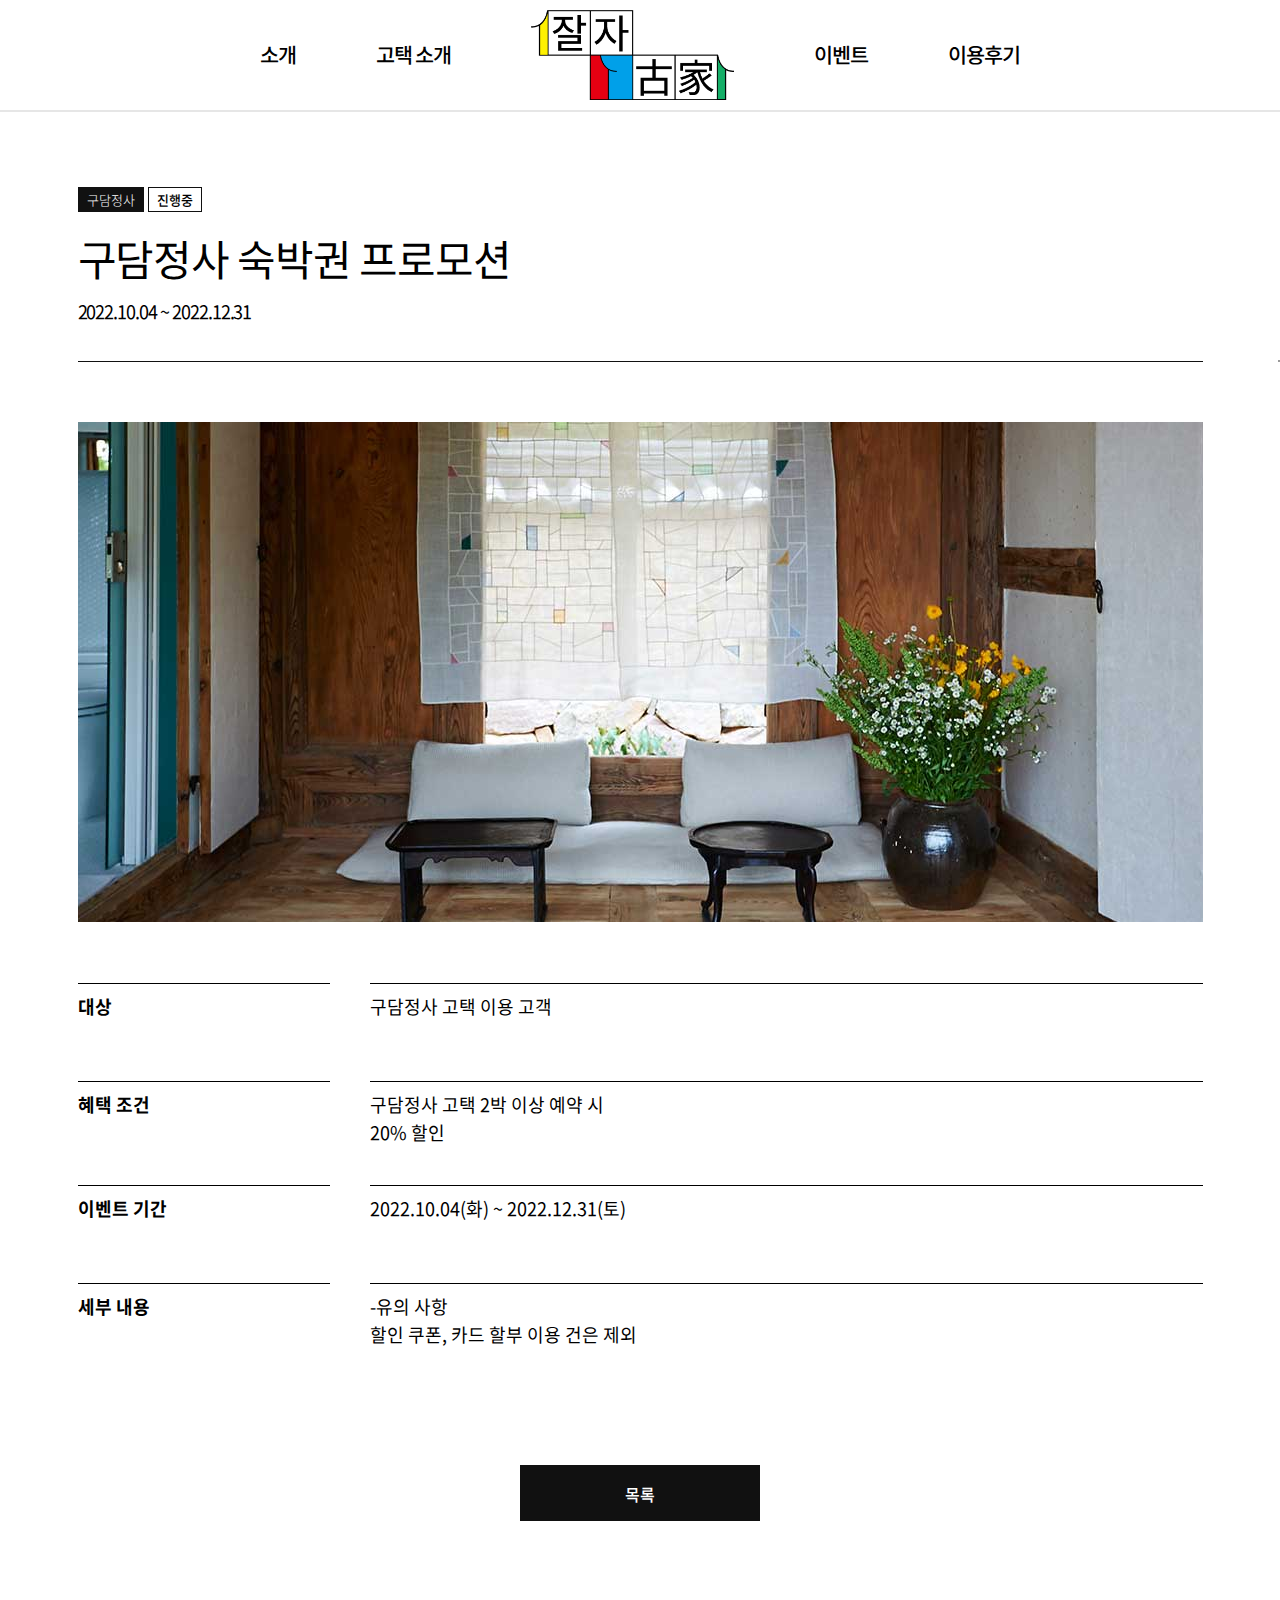
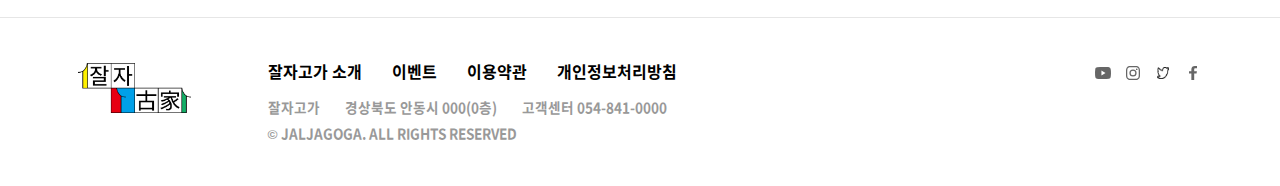
<file: event_view.html>
<!DOCTYPE html>
<html lang="ko">

<head>
  <meta charset="UTF-8">
  <meta http-equiv="X-UA-Compatible" content="IE=edge">
  <meta name="viewport" content="width=device-width, initial-scale=1.0">
  <link rel="stylesheet" href="./assets/xeicon.min.css">
  <link rel="stylesheet" href="./assets/nanummyeongjo.css">
  <link rel="stylesheet" href="./assets/css/swiper.min.css">
  <link rel="stylesheet" href="./assets/css/bootstrap.min.css">
  <link rel="stylesheet" href="./assets/css/header.css">
  <link rel="stylesheet" href="./assets/css/event_view.css">
  <link rel="stylesheet" href="./assets/css/footer.css">
  <meta name="subject" content="잘자고가 | 고택을 큐레이션하다!" />
  <meta name="keywords" content="잘자고가,고택,숙박,사무실,예약,고택예약" />
  <meta name="description" content="잘자고가는 고택을 사무실 혹은 숙박시설로 이용하고자 하는 고객들을 위해 다양한 고택의 정보를 제공합니다." />
  <meta property="og:type" content="website" />
  <meta property="og:locale" content="ko_KR" />
  <meta property="og:title" content="잘자고가 | 고택을 큐레이션하다!" />
  <meta property="og:site_name" content="잘자고가 | 고택을 큐레이션하다!" />
  <meta property="og:description" content="잘자고가는 고택을 사무실 혹은 숙박시설로 이용하고자 하는 고객들을 위해 다양한 고택의 정보를 제공합니다." />
  <meta property="og:image" content="" />

  <link rel="apple-touch-icon" sizes="57x57" href="./assets/img/favicon/apple-icon-57x57.png">
  <link rel="apple-touch-icon" sizes="60x60" href="./assets/img/favicon/apple-icon-60x60.png">
  <link rel="apple-touch-icon" sizes="72x72" href="./assets/img/favicon/apple-icon-72x72.png">
  <link rel="apple-touch-icon" sizes="76x76" href="./assets/img/favicon/apple-icon-76x76.png">
  <link rel="apple-touch-icon" sizes="114x114" href="./assets/img/favicon/apple-icon-114x114.png">
  <link rel="apple-touch-icon" sizes="120x120" href="./assets/img/favicon/apple-icon-120x120.png">
  <link rel="apple-touch-icon" sizes="144x144" href="./assets/img/favicon/apple-icon-144x144.png">
  <link rel="apple-touch-icon" sizes="152x152" href="./assets/img/favicon/apple-icon-152x152.png">
  <link rel="apple-touch-icon" sizes="180x180" href="./assets/img/favicon/apple-icon-180x180.png">
  <link rel="icon" type="image/png" sizes="192x192" href="./assets/img/favicon/android-icon-192x192.png">
  <link rel="icon" type="image/png" sizes="144x144" href="./assets/img/favicon/android-icon-144x144.png">
  <link rel="icon" type="image/png" sizes="32x32" href="./assets/img/favicon/favicon-32x32.png">
  <link rel="icon" type="image/png" sizes="96x96" href="./assets/img/favicon/favicon-96x96.png">
  <link rel="icon" type="image/png" sizes="16x16" href="./assets/img/favicon/favicon-16x16.png">
  <link rel="manifest" href="./assets/img/favicon/manifest.json">
  <meta name="msapplication-TileColor" content="#ffffff">
  <meta name="msapplication-TileImage" content="./assets/img/favicon/ms-icon-144x144.png">
  <meta name="theme-color" content="#ffffff">
  <title>잘자고가</title>
</head>

<body>
  <!-- header -->
  <div class="headerArea fixed-top">
    <div class="headerContainer container-fluid p-0">
      <div class="container">
        <div class="row">
          <header>
            <ul class="headerUl navbar-nav flex-row justify-content-center p-3">
              <li class="nav-item"><a href="./introduction.html">소개</a></li>
              <li class="nav-item"><a href="./find_stay.html">고택 소개</a></li>
              <li class="nav-item">
                <a href="./index.html">
                  <img class="logo" src="./assets/img/logo.png" alt="logo">
                </a>
              </li>
              <li class="nav-item"><a href="event.html">이벤트</a></li>
              <li class="nav-item"><a href="review.html">이용후기</a></li>
            </ul>
            <div class="hamburgerMenuBtn">
              <button><i class="xi-bars xi-2x" style="color: #000;"></i></button>
            </div>
            <div class="sideMenuArea hide">
              <div class="wrapper jsWrapper"></div>
              <div class="sideMenu">
                <ul>
                  <button class="closeBtn hamburgerCloseBtn"></button>
                  <li class="title"><a href="./introduction.html">소개</a></li>
                  <li class="title"><a href="./find_stay.html">고택소개</a></li>
                  <li class="title"><a href="event.html">이벤트</a></li>
                  <li class="title"><a href="./review.html">이용후기</a></li>
                </ul>
              </div>
            </div>
          </header>
        </div>
      </div>
    </div>
  </div>

  <!-- main contents -->
  <div class="mainContentsArea">

    <!-- title -->
    <div class="titleArea">
      <div class="container">
        <div class="row">
          <div class="title">
            <div class="titleLabel">
              <span class="titleTag">구담정사</span>
              <span class="dateTag">진행중</span>
            </div>
            <div class="titleText">
              <h2>구담정사 숙박권 프로모션</h2>
              <div class="titleDate">2022.10.04 ~ 2022.12.31</div>
            </div>
          </div>
        </div>
      </div>
    </div>

    <!-- contents -->
    <div class="visualArea">
      <div class="container">
        <div class="row">
          <div class="visualImg">
            <img src="./assets/img/visual1.jpeg" alt="visual">
          </div>
          <div class="infoTable">
            <table>
              <tbody>
                <tr>
                  <th>대상</th>
                  <td>구담정사 고택 이용 고객</td>
                </tr>
                <tr>
                  <th>혜택 조건</th>
                  <td>
                    <p>구담정사 고택 2박 이상 예약 시</p>
                    <p>20% 할인</p>
                  </td>
                </tr>
                <tr>
                  <th>이벤트 기간</th>
                  <td>2022.10.04(화) ~ 2022.12.31(토)</td>
                </tr>
                <tr>
                  <th>세부 내용</th>
                  <td>
                    <p>-유의 사항</p>
                    <p>할인 쿠폰, 카드 할부 이용 건은 제외</p>
                  </td>
                </tr>
              </tbody>
            </table>
          </div>
          <div class="listBtn">
            <a href="event.html">
              <span>목록</span>
            </a>
          </div>
        </div>
      </div>
    </div>
  </div>

  <!-- footer -->
  <div class="footerContainer">
    <div class="container">
      <footer class="row">
        <div class="footerLogo col-md-2 col-sm-12">
          <a class="d-flex" href="./index.html">
            <img class="logo" src="./assets/img/logo.png" alt="logo">
          </a>
        </div>
        <div class="footerCenterArea col-md-8 col-sm-12">
          <ul class="d-flex gap-5">
            <li><a href="#">잘자고가 소개</a></li>
            <li><a href="#">이벤트</a></li>
            <li><a href="#">이용약관</a></li>
            <li><a href="#">개인정보처리방침</a></li>
          </ul>
          <ul class="d-flex gap-3">
            <li>잘자고가</li>
            <li>경상북도 안동시 000(0층)</li>
            <li>고객센터 054-841-0000</li>
          </ul>
          <p>© JALJAGOGA. ALL RIGHTS RESERVED</p>
        </div>
        <div class="snsArea col-md-2 d-flex justify-content-end col-sm-12">
          <ul class="d-flex gap-3">
            <li><a class="d-flex" href="#"><img src="./assets/img/sns_youtube.svg" alt="youtube"></a></li>
            <li><a class="d-flex" href="#"><img src="./assets/img/sns_insta.svg" alt="instagram"></a></li>
            <li><a class="d-flex" href="#"><img style="width: 20px; height: 20px; padding: 4px;"
                  src="./assets/img/sns_twitter.png" alt="twitter"></a></li>
            <li><a class="d-flex" href="#"><img src="./assets/img/sns_facebook.svg" alt="facebook"></a></li>
          </ul>
        </div>
      </footer>
    </div>
  </div>

  <script src="./assets/js/swiper.min.js"></script>
  <script src="./assets/js/bootstrap.min.js"></script>
  <script type="module" src="./assets/js/main.js"></script>
</body>

</html>
</file>
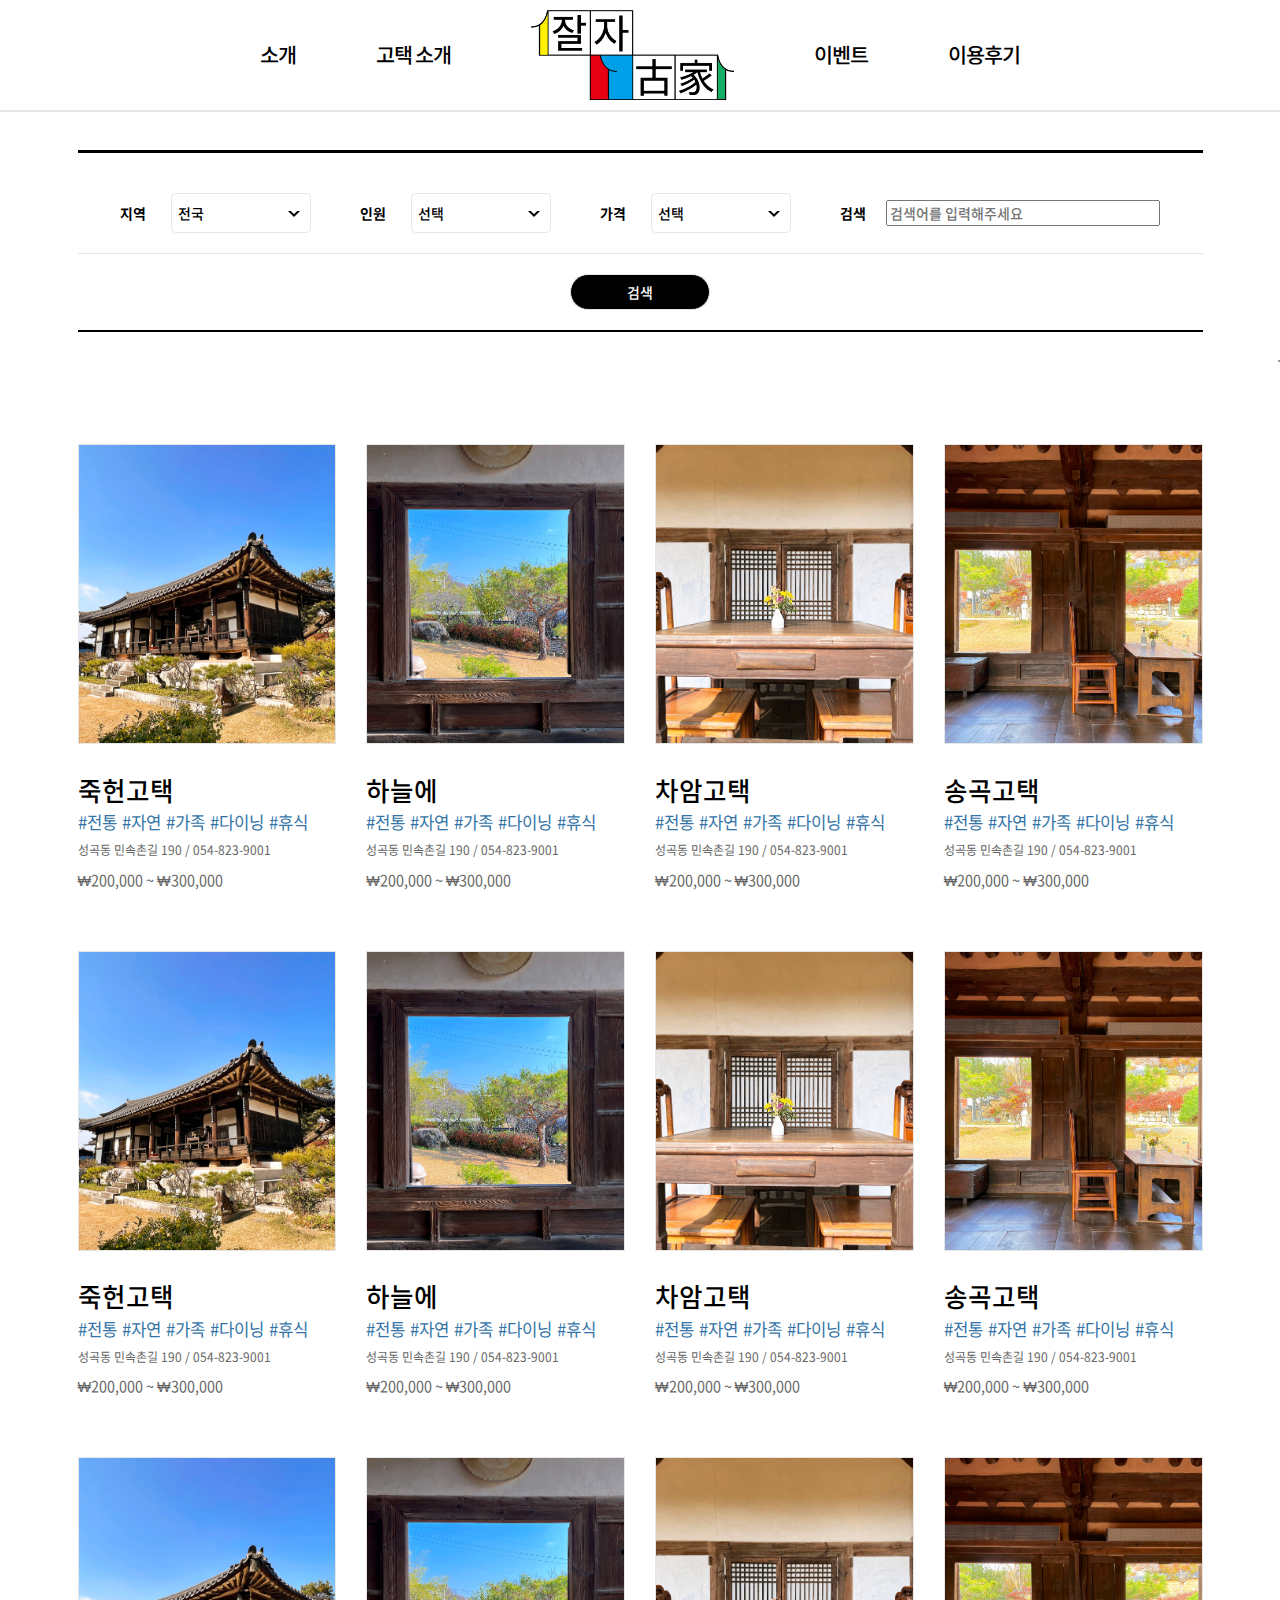
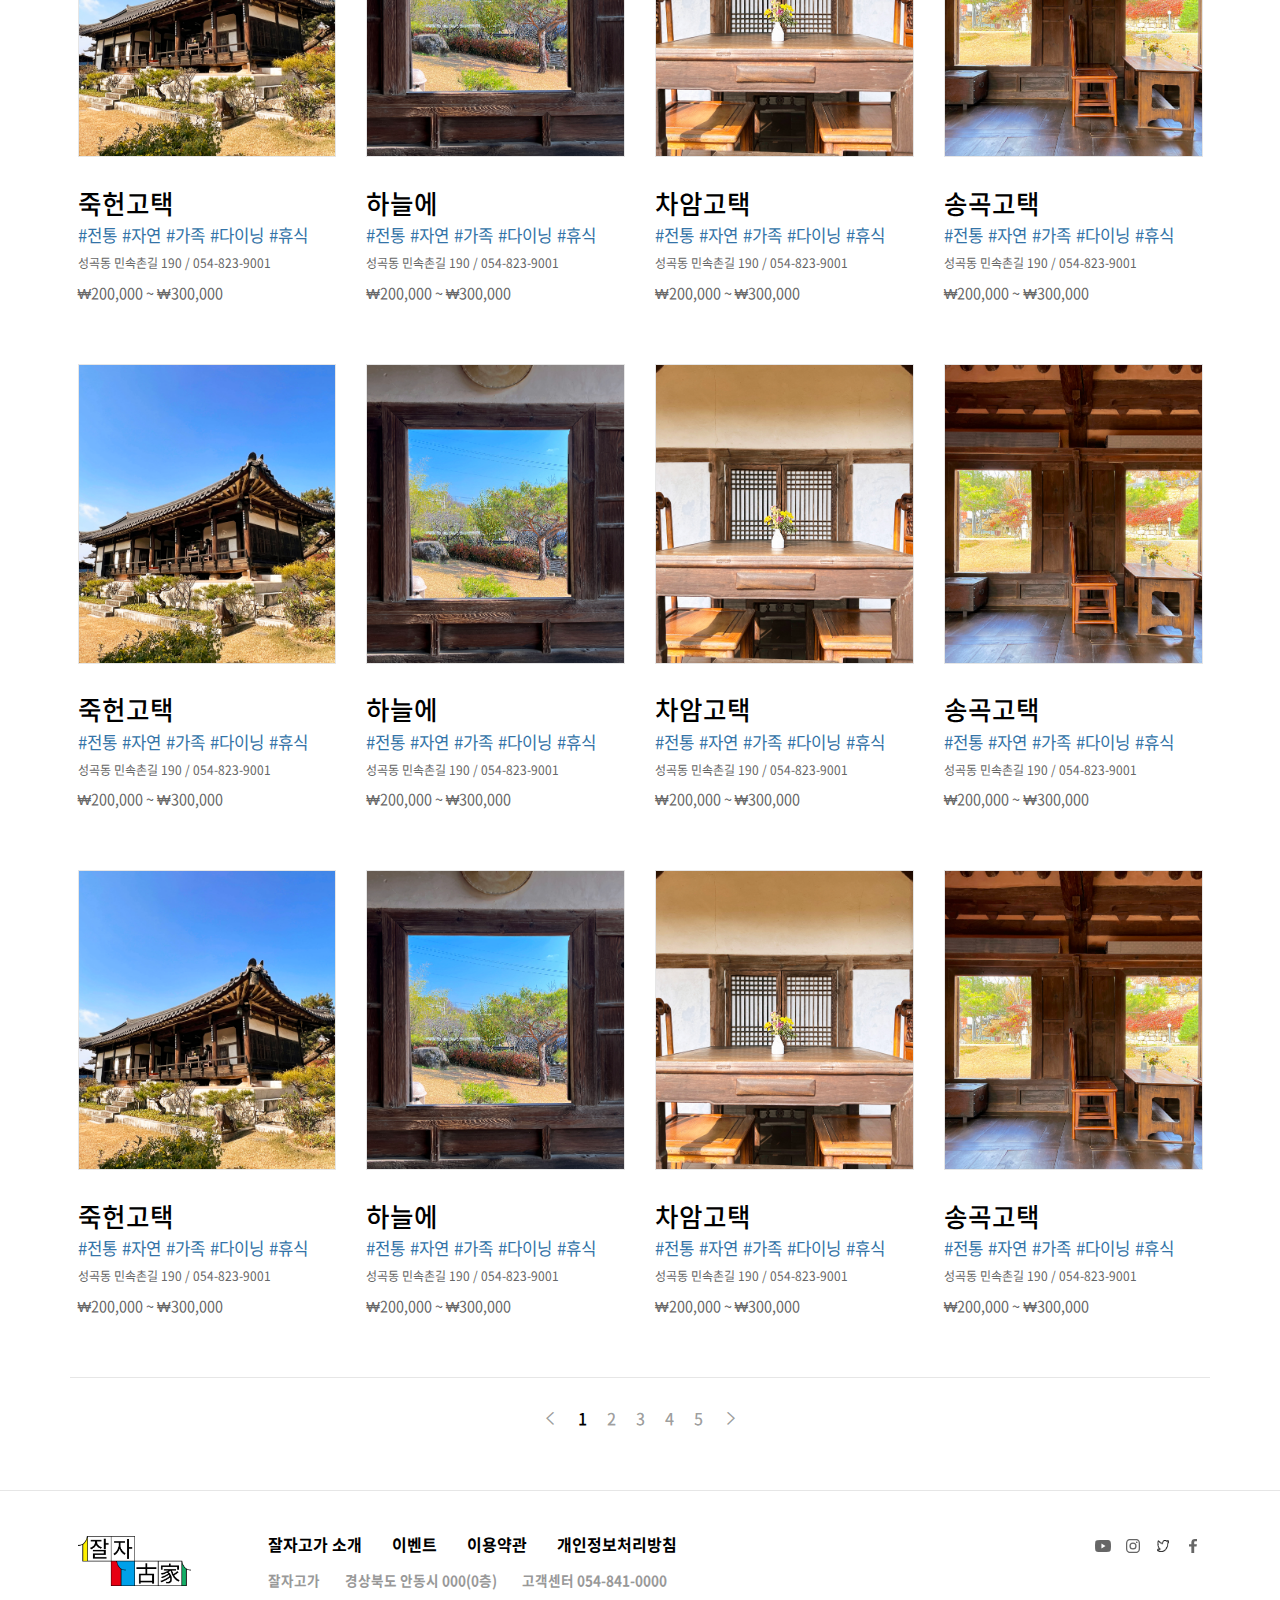
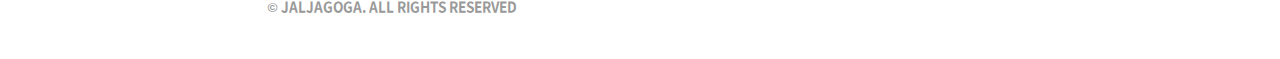
<file: find_stay.html>
<!DOCTYPE html>
<html lang="ko">

<head>
  <meta charset="UTF-8">
  <meta http-equiv="X-UA-Compatible" content="IE=edge">
  <meta name="viewport" content="width=device-width, initial-scale=1.0">
  <link rel="stylesheet" href="./assets/xeicon.min.css">
  <link rel="stylesheet" href="./assets/nanummyeongjo.css">
  <link rel="stylesheet" href="./assets/css/swiper.min.css">
  <link rel="stylesheet" href="./assets/css/bootstrap.min.css">
  <link rel="stylesheet" href="./assets/css/header.css">
  <link rel="stylesheet" href="./assets/css/find_stay.css?v=4">
  <link rel="stylesheet" href="./assets/css/footer.css">
  <title>잘자고가</title>
  <meta name="subject" content="잘자고가 | 고택을 큐레이션하다!" />
  <meta name="keywords" content="잘자고가,고택,숙박,사무실,예약,고택예약" />
  <meta name="description" content="잘자고가는 고택을 사무실 혹은 숙박시설로 이용하고자 하는 고객들을 위해 다양한 고택의 정보를 제공합니다." />
  <meta property="og:type" content="website" />
  <meta property="og:locale" content="ko_KR" />
  <meta property="og:title" content="잘자고가 | 고택을 큐레이션하다!" />
  <meta property="og:site_name" content="잘자고가 | 고택을 큐레이션하다!" />
  <meta property="og:description" content="잘자고가는 고택을 사무실 혹은 숙박시설로 이용하고자 하는 고객들을 위해 다양한 고택의 정보를 제공합니다." />
  <meta property="og:image" content="" />

  <link rel="apple-touch-icon" sizes="57x57" href="./assets/img/favicon/apple-icon-57x57.png">
  <link rel="apple-touch-icon" sizes="60x60" href="./assets/img/favicon/apple-icon-60x60.png">
  <link rel="apple-touch-icon" sizes="72x72" href="./assets/img/favicon/apple-icon-72x72.png">
  <link rel="apple-touch-icon" sizes="76x76" href="./assets/img/favicon/apple-icon-76x76.png">
  <link rel="apple-touch-icon" sizes="114x114" href="./assets/img/favicon/apple-icon-114x114.png">
  <link rel="apple-touch-icon" sizes="120x120" href="./assets/img/favicon/apple-icon-120x120.png">
  <link rel="apple-touch-icon" sizes="144x144" href="./assets/img/favicon/apple-icon-144x144.png">
  <link rel="apple-touch-icon" sizes="152x152" href="./assets/img/favicon/apple-icon-152x152.png">
  <link rel="apple-touch-icon" sizes="180x180" href="./assets/img/favicon/apple-icon-180x180.png">
  <link rel="icon" type="image/png" sizes="192x192" href="./assets/img/favicon/android-icon-192x192.png">
  <link rel="icon" type="image/png" sizes="144x144" href="./assets/img/favicon/android-icon-144x144.png">
  <link rel="icon" type="image/png" sizes="32x32" href="./assets/img/favicon/favicon-32x32.png">
  <link rel="icon" type="image/png" sizes="96x96" href="./assets/img/favicon/favicon-96x96.png">
  <link rel="icon" type="image/png" sizes="16x16" href="./assets/img/favicon/favicon-16x16.png">
  <link rel="manifest" href="./assets/img/favicon/manifest.json">
  <meta name="msapplication-TileColor" content="#ffffff">
  <meta name="msapplication-TileImage" content="./assets/img/favicon/ms-icon-144x144.png">
  <meta name="theme-color" content="#ffffff">
</head>

<body>
  <!-- header -->
  <div class="headerArea fixed-top">
    <div class="headerContainer container-fluid p-0">
      <div class="container">
        <div class="row">
          <header>
            <ul class="headerUl navbar-nav flex-row justify-content-center p-3">
              <li class="nav-item"><a href="./introduction.html">소개</a></li>
              <li class="nav-item"><a href="#">고택 소개</a></li>
              <li class="nav-item">
                <a href="./index.html">
                  <img class="logo" src="./assets/img/logo.png" alt="logo">
                </a>
              </li>
              <li class="nav-item"><a href="event.html">이벤트</a></li>
              <li class="nav-item"><a href="review.html">이용후기</a></li>
            </ul>
            <div class="hamburgerMenuBtn">
              <button><i class="xi-bars xi-2x" style="color: #000;"></i></button>
            </div>
            <div class="sideMenuArea hide">
              <div class="wrapper jsWrapper"></div>
              <div class="sideMenu">
                <ul>
                  <button class="closeBtn hamburgerCloseBtn"></button>
                  <li class="title"><a href="./introduction.html">소개</a></li>
                  <li class="title"><a href="./find_stay.html">고택소개</a></li>
                  <li class="title"><a href="event.html">이벤트</a></li>
                  <li class="title"><a href="./review.html">이용후기</a></li>
                </ul>
              </div>
            </div>
          </header>
        </div>
      </div>
    </div>
  </div>

  <!-- search bar -->
  <div class="searchContainer">
    <div class="container">
      <div class="row justify-content-center">
        <div class="row">
          <div class="searchArea">
            <div class="FilterArea">
              <div class="area d-flex justify-content-center align-items-center">
                <span>지역</span>
                <button class="detailOpenBtn areaText">전국</button>
                <div class="AreaDetail detailArea hide">
                  <div class="detailTitle">
                    <p>지역</p>
                    <button class="detailCloseBtn"></button>
                  </div>
                  <div class="areaValue">
                    <ul>
                      <li class="col-4"><button class="selectBtn areaSelect active">전국</button></li>
                      <li class="col-4"><button class="selectBtn areaSelect">서울</button></li>
                      <li class="col-4"><button class="selectBtn areaSelect">부산</button></li>
                      <li class="col-4"><button class="selectBtn areaSelect">인천</button></li>
                      <li class="col-4"><button class="selectBtn areaSelect">대전</button></li>
                      <li class="col-4"><button class="selectBtn areaSelect">울산</button></li>
                      <li class="col-4"><button class="selectBtn areaSelect">광주</button></li>
                      <li class="col-4"><button class="selectBtn areaSelect">대구</button></li>
                      <li class="col-4"><button class="selectBtn areaSelect">강원</button></li>
                      <li class="col-4"><button class="selectBtn areaSelect">경기</button></li>
                      <li class="col-4"><button class="selectBtn areaSelect">경남</button></li>
                      <li class="col-4"><button class="selectBtn areaSelect">경북</button></li>
                      <li class="col-4"><button class="selectBtn areaSelect">전남</button></li>
                      <li class="col-4"><button class="selectBtn areaSelect">전북</button></li>
                      <li class="col-4"><button class="selectBtn areaSelect">충남</button></li>
                      <li class="col-4"><button class="selectBtn areaSelect">충북</button></li>
                      <li class="col-4"><button class="selectBtn areaSelect">제주</button></li>
                    </ul>
                    <button class="areaSelectBtn">적용</button>
                  </div>
                </div>
              </div>
              <div class="people d-flex justify-content-center align-items-center">
                <span>인원</span>
                <button class="detailOpenBtn peopleText">선택</button>
                <div class="peopleDetail detailArea hide">
                  <div class="detailTitle">
                    <p>인원</p>
                    <button class="detailCloseBtn"></button>
                  </div>
                  <div class="peopleValue areaValue">
                    <ul>
                      <li class="col-12">
                        <button class="peopleMinusBtn">-</button><span><span
                            class="peopleDisplay">1</span><span>명</span></span><button class="peoplePlusBtn">+</button>
                      </li>
                    </ul>
                    <button class="peopleSelectBtn">적용</button>
                  </div>
                </div>
              </div>
              <div class="price d-flex justify-content-center align-items-center">
                <span>가격</span>
                <button class="detailOpenBtn priceText">선택</button>
                <div class="priceDetail detailArea hide">
                  <div class="detailTitle">
                    <p>가격</p>
                    <button class="detailCloseBtn"></button>
                  </div>
                  <div class="priceValue areaValue">
                    <ul class="justify-content-between align-items-center">
                      <select class="priceMinArea">
                        <option>0원</option>
                        <option>100,000원</option>
                        <option>200,000원</option>
                        <option>300,000원</option>
                        <option>400,000원</option>
                        <option>500,000원</option>
                        <option>600,000원</option>
                        <option>700,000원</option>
                        <option>800,000원</option>
                        <option>900,000원</option>
                      </select>
                      <span>~</span>
                      <select class="priceMaxArea">
                        <option>100,000원</option>
                        <option>200,000원</option>
                        <option>300,000원</option>
                        <option>400,000원</option>
                        <option>500,000원</option>
                        <option>600,000원</option>
                        <option>700,000원</option>
                        <option>800,000원</option>
                        <option>900,000원</option>
                        <option>1,000,000원</option>
                      </select>
                    </ul>
                    <button class="priceSelectBtn">적용</button>
                  </div>
                </div>
              </div>
              <div class="theme d-flex justify-content-center align-items-center">
                <span>검색</span>
                <input type="text" class="themeTextInput" placeholder="검색어를 입력해주세요">
                <div class="themeDetail detailArea hide">
                  <div class="detailTitle">
                    <p>테마</p>
                    <button class="detailCloseBtn"></button>
                  </div>
                  <div class="areaValue">
                    <ul>
                      <li class="col-4"><button class="selectBtn themeSelect active">전체</button></li>
                      <li class="col-4"><button class="selectBtn themeSelect">전통</button></li>
                      <li class="col-4"><button class="selectBtn themeSelect">자연</button></li>
                      <li class="col-4"><button class="selectBtn themeSelect">도심</button></li>
                      <li class="col-4"><button class="selectBtn themeSelect">독채</button></li>
                      <li class="col-4"><button class="selectBtn themeSelect">노천탕</button></li>
                      <li class="col-4"><button class="selectBtn themeSelect">가족</button></li>
                      <li class="col-4"><button class="selectBtn themeSelect">혼자여행</button></li>
                    </ul>
                    <button class="themeSelectBtn">적용</button>
                  </div>
                </div>
              </div>
            </div>
            <div class="searchBtnArea">
              <button>검색</button>
            </div>
          </div>
        </div>
      </div>
    </div>
  </div>

  <!-- item list -->
  <div class="itemList">
    <div class="container">
      <div class="row">
        <div class="col-12">
          <div class="listArea">
            <div class="itemArea">
              <a class="itemTitleImg" href="./item_view.html"><img src="./assets/img/list/고담청사/2.jpg" alt="고택"></a>
              <div class="viewInfo">
                <h3 class="name"><a href="./item_view.html">죽헌고택</a></h3>
                <ul class="tagList">
                  <span><a href="#">#전통</a></span>
                  <span><a href="#">#자연</a></span>
                  <span><a href="#">#가족</a></span>
                  <span><a href="#">#다이닝</a></span>
                  <span><a href="#">#휴식</a></span>
                </ul>
                <p class="info">성곡동 민속촌길 190 / 054-823-9001</p>
                <p class="itemPrice">₩200,000 ~ ₩300,000</p>
              </div>
            </div>
            <div class="itemArea">
              <a class="itemTitleImg" href="#"><img src="./assets/img/list/고담청사/4.jpg" alt="고택"></a>
              <div class="viewInfo">
                <h3 class="name"><a href="#">하늘에</a></h3>
                <ul class="tagList">
                  <span><a href="#">#전통</a></span>
                  <span><a href="#">#자연</a></span>
                  <span><a href="#">#가족</a></span>
                  <span><a href="#">#다이닝</a></span>
                  <span><a href="#">#휴식</a></span>
                </ul>
                <p class="info">성곡동 민속촌길 190 / 054-823-9001</p>
                <p class="itemPrice">₩200,000 ~ ₩300,000</p>
              </div>
            </div>
            <div class="itemArea">
              <a class="itemTitleImg" href="#"><img src="./assets/img/list/고담청사/6.jpg" alt="고택"></a>
              <div class="viewInfo">
                <h3 class="name"><a href="#">차암고택</a></h3>
                <ul class="tagList">
                  <span><a href="#">#전통</a></span>
                  <span><a href="#">#자연</a></span>
                  <span><a href="#">#가족</a></span>
                  <span><a href="#">#다이닝</a></span>
                  <span><a href="#">#휴식</a></span>
                </ul>
                <p class="info">성곡동 민속촌길 190 / 054-823-9001</p>
                <p class="itemPrice">₩200,000 ~ ₩300,000</p>
              </div>
            </div>
            <div class="itemArea">
              <a class="itemTitleImg" href="#"><img src="./assets/img/list/고담청사/7.jpg" alt="고택"></a>
              <div class="viewInfo">
                <h3 class="name"><a href="#">송곡고택</a></h3>
                <ul class="tagList">
                  <span><a href="#">#전통</a></span>
                  <span><a href="#">#자연</a></span>
                  <span><a href="#">#가족</a></span>
                  <span><a href="#">#다이닝</a></span>
                  <span><a href="#">#휴식</a></span>
                </ul>
                <p class="info">성곡동 민속촌길 190 / 054-823-9001</p>
                <p class="itemPrice">₩200,000 ~ ₩300,000</p>
              </div>
            </div>
          </div>
          <div class="listArea">
            <div class="itemArea">
              <a class="itemTitleImg" href="#"><img src="./assets/img/list/고담청사/2.jpg" alt="고택"></a>
              <div class="viewInfo">
                <h3 class="name"><a href="#">죽헌고택</a></h3>
                <ul class="tagList">
                  <span><a href="#">#전통</a></span>
                  <span><a href="#">#자연</a></span>
                  <span><a href="#">#가족</a></span>
                  <span><a href="#">#다이닝</a></span>
                  <span><a href="#">#휴식</a></span>
                </ul>
                <p class="info">성곡동 민속촌길 190 / 054-823-9001</p>
                <p class="itemPrice">₩200,000 ~ ₩300,000</p>
              </div>
            </div>
            <div class="itemArea">
              <a class="itemTitleImg" href="#"><img src="./assets/img/list/고담청사/4.jpg" alt="고택"></a>
              <div class="viewInfo">
                <h3 class="name"><a href="#">하늘에</a></h3>
                <ul class="tagList">
                  <span><a href="#">#전통</a></span>
                  <span><a href="#">#자연</a></span>
                  <span><a href="#">#가족</a></span>
                  <span><a href="#">#다이닝</a></span>
                  <span><a href="#">#휴식</a></span>
                </ul>
                <p class="info">성곡동 민속촌길 190 / 054-823-9001</p>
                <p class="itemPrice">₩200,000 ~ ₩300,000</p>
              </div>
            </div>
            <div class="itemArea">
              <a class="itemTitleImg" href="#"><img src="./assets/img/list/고담청사/6.jpg" alt="고택"></a>
              <div class="viewInfo">
                <h3 class="name"><a href="#">차암고택</a></h3>
                <ul class="tagList">
                  <span><a href="#">#전통</a></span>
                  <span><a href="#">#자연</a></span>
                  <span><a href="#">#가족</a></span>
                  <span><a href="#">#다이닝</a></span>
                  <span><a href="#">#휴식</a></span>
                </ul>
                <p class="info">성곡동 민속촌길 190 / 054-823-9001</p>
                <p class="itemPrice">₩200,000 ~ ₩300,000</p>
              </div>
            </div>
            <div class="itemArea">
              <a class="itemTitleImg" href="#"><img src="./assets/img/list/고담청사/7.jpg" alt="고택"></a>
              <div class="viewInfo">
                <h3 class="name"><a href="#">송곡고택</a></h3>
                <ul class="tagList">
                  <span><a href="#">#전통</a></span>
                  <span><a href="#">#자연</a></span>
                  <span><a href="#">#가족</a></span>
                  <span><a href="#">#다이닝</a></span>
                  <span><a href="#">#휴식</a></span>
                </ul>
                <p class="info">성곡동 민속촌길 190 / 054-823-9001</p>
                <p class="itemPrice">₩200,000 ~ ₩300,000</p>
              </div>
            </div>
          </div>
          <div class="listArea">
            <div class="itemArea">
              <a class="itemTitleImg" href="#"><img src="./assets/img/list/고담청사/2.jpg" alt="고택"></a>
              <div class="viewInfo">
                <h3 class="name"><a href="#">죽헌고택</a></h3>
                <ul class="tagList">
                  <span><a href="#">#전통</a></span>
                  <span><a href="#">#자연</a></span>
                  <span><a href="#">#가족</a></span>
                  <span><a href="#">#다이닝</a></span>
                  <span><a href="#">#휴식</a></span>
                </ul>
                <p class="info">성곡동 민속촌길 190 / 054-823-9001</p>
                <p class="itemPrice">₩200,000 ~ ₩300,000</p>
              </div>
            </div>
            <div class="itemArea">
              <a class="itemTitleImg" href="#"><img src="./assets/img/list/고담청사/4.jpg" alt="고택"></a>
              <div class="viewInfo">
                <h3 class="name"><a href="#">하늘에</a></h3>
                <ul class="tagList">
                  <span><a href="#">#전통</a></span>
                  <span><a href="#">#자연</a></span>
                  <span><a href="#">#가족</a></span>
                  <span><a href="#">#다이닝</a></span>
                  <span><a href="#">#휴식</a></span>
                </ul>
                <p class="info">성곡동 민속촌길 190 / 054-823-9001</p>
                <p class="itemPrice">₩200,000 ~ ₩300,000</p>
              </div>
            </div>
            <div class="itemArea">
              <a class="itemTitleImg" href="#"><img src="./assets/img/list/고담청사/6.jpg" alt="고택"></a>
              <div class="viewInfo">
                <h3 class="name"><a href="#">차암고택</a></h3>
                <ul class="tagList">
                  <span><a href="#">#전통</a></span>
                  <span><a href="#">#자연</a></span>
                  <span><a href="#">#가족</a></span>
                  <span><a href="#">#다이닝</a></span>
                  <span><a href="#">#휴식</a></span>
                </ul>
                <p class="info">성곡동 민속촌길 190 / 054-823-9001</p>
                <p class="itemPrice">₩200,000 ~ ₩300,000</p>
              </div>
            </div>
            <div class="itemArea">
              <a class="itemTitleImg" href="#"><img src="./assets/img/list/고담청사/7.jpg" alt="고택"></a>
              <div class="viewInfo">
                <h3 class="name"><a href="#">송곡고택</a></h3>
                <ul class="tagList">
                  <span><a href="#">#전통</a></span>
                  <span><a href="#">#자연</a></span>
                  <span><a href="#">#가족</a></span>
                  <span><a href="#">#다이닝</a></span>
                  <span><a href="#">#휴식</a></span>
                </ul>
                <p class="info">성곡동 민속촌길 190 / 054-823-9001</p>
                <p class="itemPrice">₩200,000 ~ ₩300,000</p>
              </div>
            </div>
          </div>
          <div class="listArea">
            <div class="itemArea">
              <a class="itemTitleImg" href="#"><img src="./assets/img/list/고담청사/2.jpg" alt="고택"></a>
              <div class="viewInfo">
                <h3 class="name"><a href="#">죽헌고택</a></h3>
                <ul class="tagList">
                  <span><a href="#">#전통</a></span>
                  <span><a href="#">#자연</a></span>
                  <span><a href="#">#가족</a></span>
                  <span><a href="#">#다이닝</a></span>
                  <span><a href="#">#휴식</a></span>
                </ul>
                <p class="info">성곡동 민속촌길 190 / 054-823-9001</p>
                <p class="itemPrice">₩200,000 ~ ₩300,000</p>
              </div>
            </div>
            <div class="itemArea">
              <a class="itemTitleImg" href="#"><img src="./assets/img/list/고담청사/4.jpg" alt="고택"></a>
              <div class="viewInfo">
                <h3 class="name"><a href="#">하늘에</a></h3>
                <ul class="tagList">
                  <span><a href="#">#전통</a></span>
                  <span><a href="#">#자연</a></span>
                  <span><a href="#">#가족</a></span>
                  <span><a href="#">#다이닝</a></span>
                  <span><a href="#">#휴식</a></span>
                </ul>
                <p class="info">성곡동 민속촌길 190 / 054-823-9001</p>
                <p class="itemPrice">₩200,000 ~ ₩300,000</p>
              </div>
            </div>
            <div class="itemArea">
              <a class="itemTitleImg" href="#"><img src="./assets/img/list/고담청사/6.jpg" alt="고택"></a>
              <div class="viewInfo">
                <h3 class="name"><a href="#">차암고택</a></h3>
                <ul class="tagList">
                  <span><a href="#">#전통</a></span>
                  <span><a href="#">#자연</a></span>
                  <span><a href="#">#가족</a></span>
                  <span><a href="#">#다이닝</a></span>
                  <span><a href="#">#휴식</a></span>
                </ul>
                <p class="info">성곡동 민속촌길 190 / 054-823-9001</p>
                <p class="itemPrice">₩200,000 ~ ₩300,000</p>
              </div>
            </div>
            <div class="itemArea">
              <a class="itemTitleImg" href="#"><img src="./assets/img/list/고담청사/7.jpg" alt="고택"></a>
              <div class="viewInfo">
                <h3 class="name"><a href="#">송곡고택</a></h3>
                <ul class="tagList">
                  <span><a href="#">#전통</a></span>
                  <span><a href="#">#자연</a></span>
                  <span><a href="#">#가족</a></span>
                  <span><a href="#">#다이닝</a></span>
                  <span><a href="#">#휴식</a></span>
                </ul>
                <p class="info">성곡동 민속촌길 190 / 054-823-9001</p>
                <p class="itemPrice">₩200,000 ~ ₩300,000</p>
              </div>
            </div>
          </div>
          <div class="listArea">
            <div class="itemArea">
              <a class="itemTitleImg" href="#"><img src="./assets/img/list/고담청사/2.jpg" alt="고택"></a>
              <div class="viewInfo">
                <h3 class="name"><a href="#">죽헌고택</a></h3>
                <ul class="tagList">
                  <span><a href="#">#전통</a></span>
                  <span><a href="#">#자연</a></span>
                  <span><a href="#">#가족</a></span>
                  <span><a href="#">#다이닝</a></span>
                  <span><a href="#">#휴식</a></span>
                </ul>
                <p class="info">성곡동 민속촌길 190 / 054-823-9001</p>
                <p class="itemPrice">₩200,000 ~ ₩300,000</p>
              </div>
            </div>
            <div class="itemArea">
              <a class="itemTitleImg" href="#"><img src="./assets/img/list/고담청사/4.jpg" alt="고택"></a>
              <div class="viewInfo">
                <h3 class="name"><a href="#">하늘에</a></h3>
                <ul class="tagList">
                  <span><a href="#">#전통</a></span>
                  <span><a href="#">#자연</a></span>
                  <span><a href="#">#가족</a></span>
                  <span><a href="#">#다이닝</a></span>
                  <span><a href="#">#휴식</a></span>
                </ul>
                <p class="info">성곡동 민속촌길 190 / 054-823-9001</p>
                <p class="itemPrice">₩200,000 ~ ₩300,000</p>
              </div>
            </div>
            <div class="itemArea">
              <a class="itemTitleImg" href="#"><img src="./assets/img/list/고담청사/6.jpg" alt="고택"></a>
              <div class="viewInfo">
                <h3 class="name"><a href="#">차암고택</a></h3>
                <ul class="tagList">
                  <span><a href="#">#전통</a></span>
                  <span><a href="#">#자연</a></span>
                  <span><a href="#">#가족</a></span>
                  <span><a href="#">#다이닝</a></span>
                  <span><a href="#">#휴식</a></span>
                </ul>
                <p class="info">성곡동 민속촌길 190 / 054-823-9001</p>
                <p class="itemPrice">₩200,000 ~ ₩300,000</p>
              </div>
            </div>
            <div class="itemArea">
              <a class="itemTitleImg" href="#"><img src="./assets/img/list/고담청사/7.jpg" alt="고택"></a>
              <div class="viewInfo">
                <h3 class="name"><a href="#">송곡고택</a></h3>
                <ul class="tagList">
                  <span><a href="#">#전통</a></span>
                  <span><a href="#">#자연</a></span>
                  <span><a href="#">#가족</a></span>
                  <span><a href="#">#다이닝</a></span>
                  <span><a href="#">#휴식</a></span>
                </ul>
                <p class="info">성곡동 민속촌길 190 / 054-823-9001</p>
                <p class="itemPrice">₩200,000 ~ ₩300,000</p>
              </div>
            </div>
          </div>
        </div>
      </div>
    </div>
    <div class="paging">
      <a href="#"><i class="xi-angle-left"></i></a>
      <a href="#" class="active">1</a>
      <a href="#">2</a>
      <a href="#">3</a>
      <a href="#">4</a>
      <a href="#">5</a>
      <a href="#"><i class="xi-angle-right"></i></a>
    </div>
  </div>


  <!-- footer -->
  <div class="footerContainer">
    <div class="container">
      <footer class="row">
        <div class="footerLogo col-md-2 col-sm-12">
          <a class="d-flex" href="./index.html">
            <img class="logo" src="./assets/img/logo.png" alt="logo">
          </a>
        </div>
        <div class="footerCenterArea col-md-8 col-sm-12">
          <ul class="d-flex gap-5">
            <li><a href="#">잘자고가 소개</a></li>
            <li><a href="#">이벤트</a></li>
            <li><a href="#">이용약관</a></li>
            <li><a href="#">개인정보처리방침</a></li>
          </ul>
          <ul class="d-flex gap-3">
            <li>잘자고가</li>
            <li>경상북도 안동시 000(0층)</li>
            <li>고객센터 054-841-0000</li>
          </ul>
          <p>© JALJAGOGA. ALL RIGHTS RESERVED</p>
        </div>
        <div class="snsArea col-md-2 d-flex justify-content-end col-sm-12">
          <ul class="d-flex gap-3">
            <li><a class="d-flex" href="#"><img src="./assets/img/sns_youtube.svg" alt="youtube"></a></li>
            <li><a class="d-flex" href="#"><img src="./assets/img/sns_insta.svg" alt="instagram"></a></li>
            <li><a class="d-flex" href="#"><img style="width: 20px; height: 20px; padding: 4px;"
                  src="./assets/img/sns_twitter.png" alt="twitter"></a></li>
            <li><a class="d-flex" href="#"><img src="./assets/img/sns_facebook.svg" alt="facebook"></a></li>
          </ul>
        </div>
      </footer>
    </div>
  </div>

  <script src="./assets/js/swiper.min.js"></script>
  <script src="./assets/js/bootstrap.min.js"></script>
  <script type="module" src="./assets/js/main.js"></script>
  <script type="module" src="./assets/js/search.js"></script>
</body>

</html>
</file>
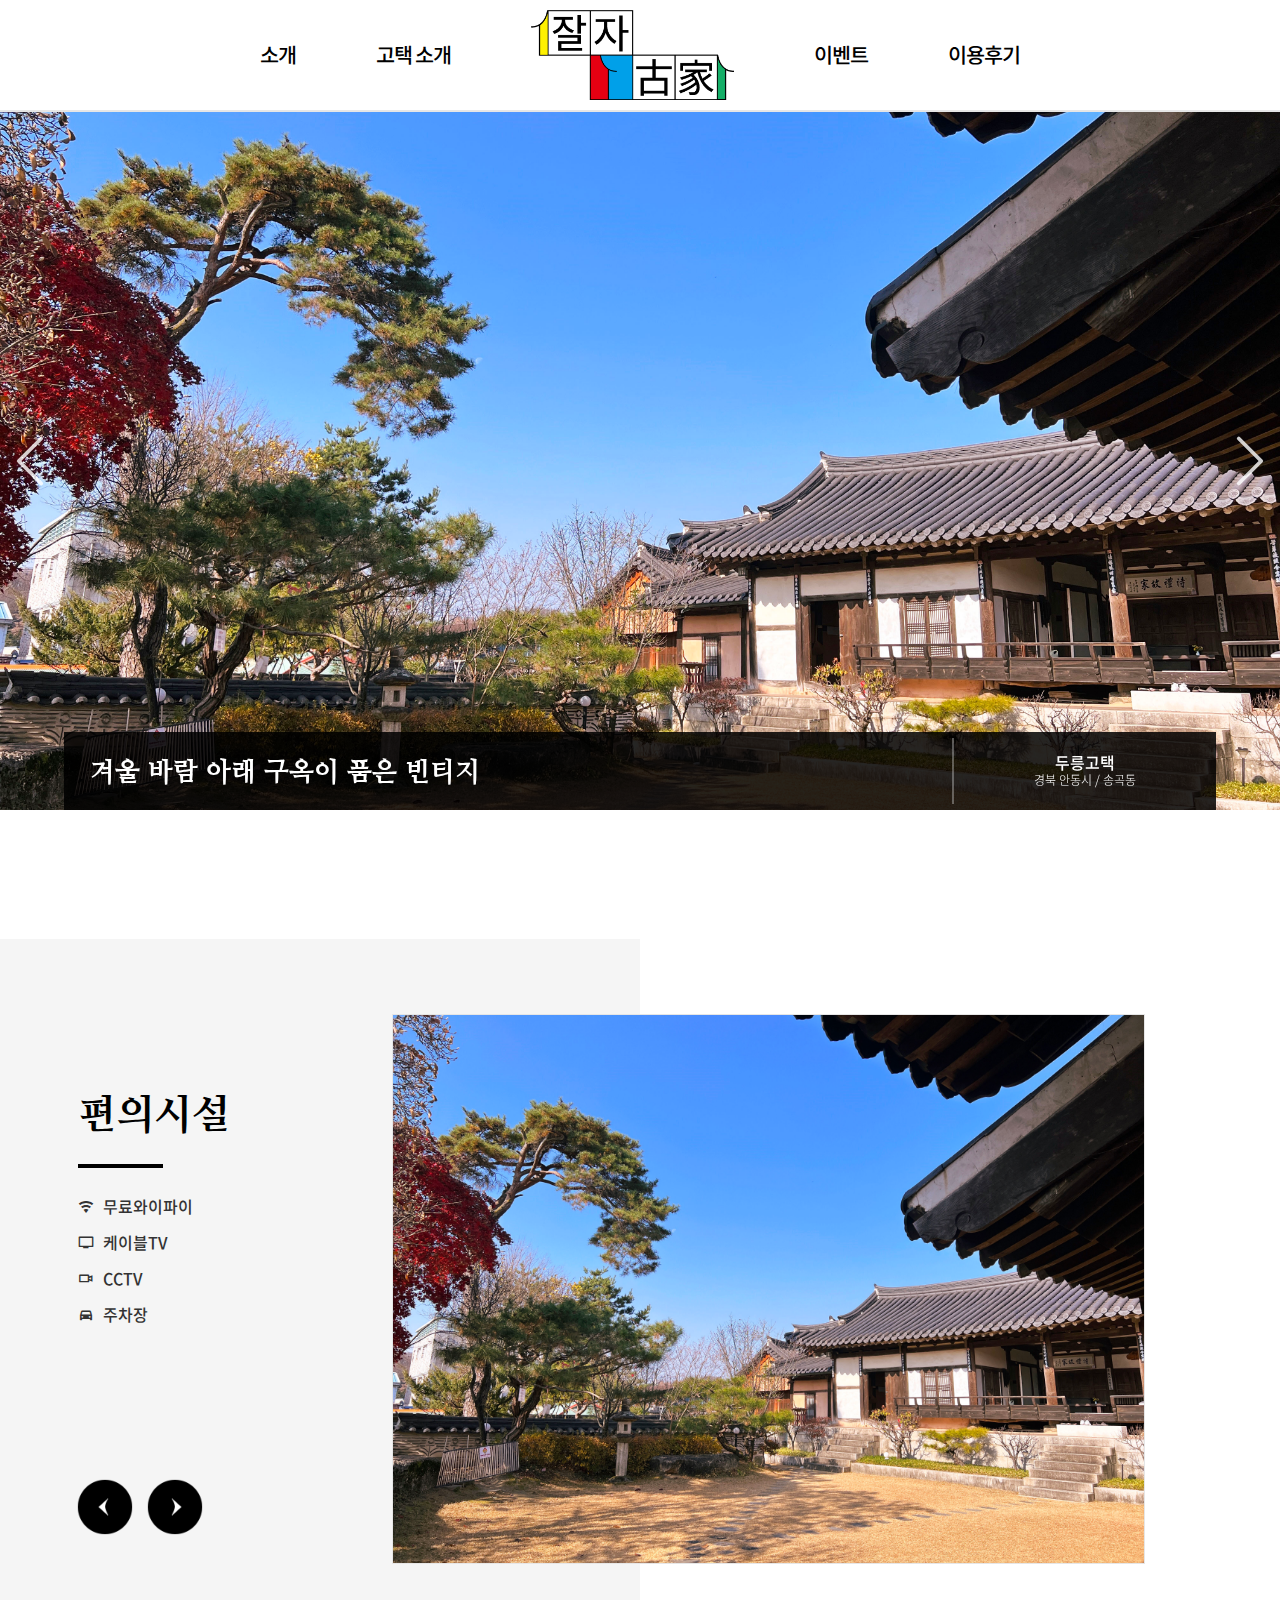
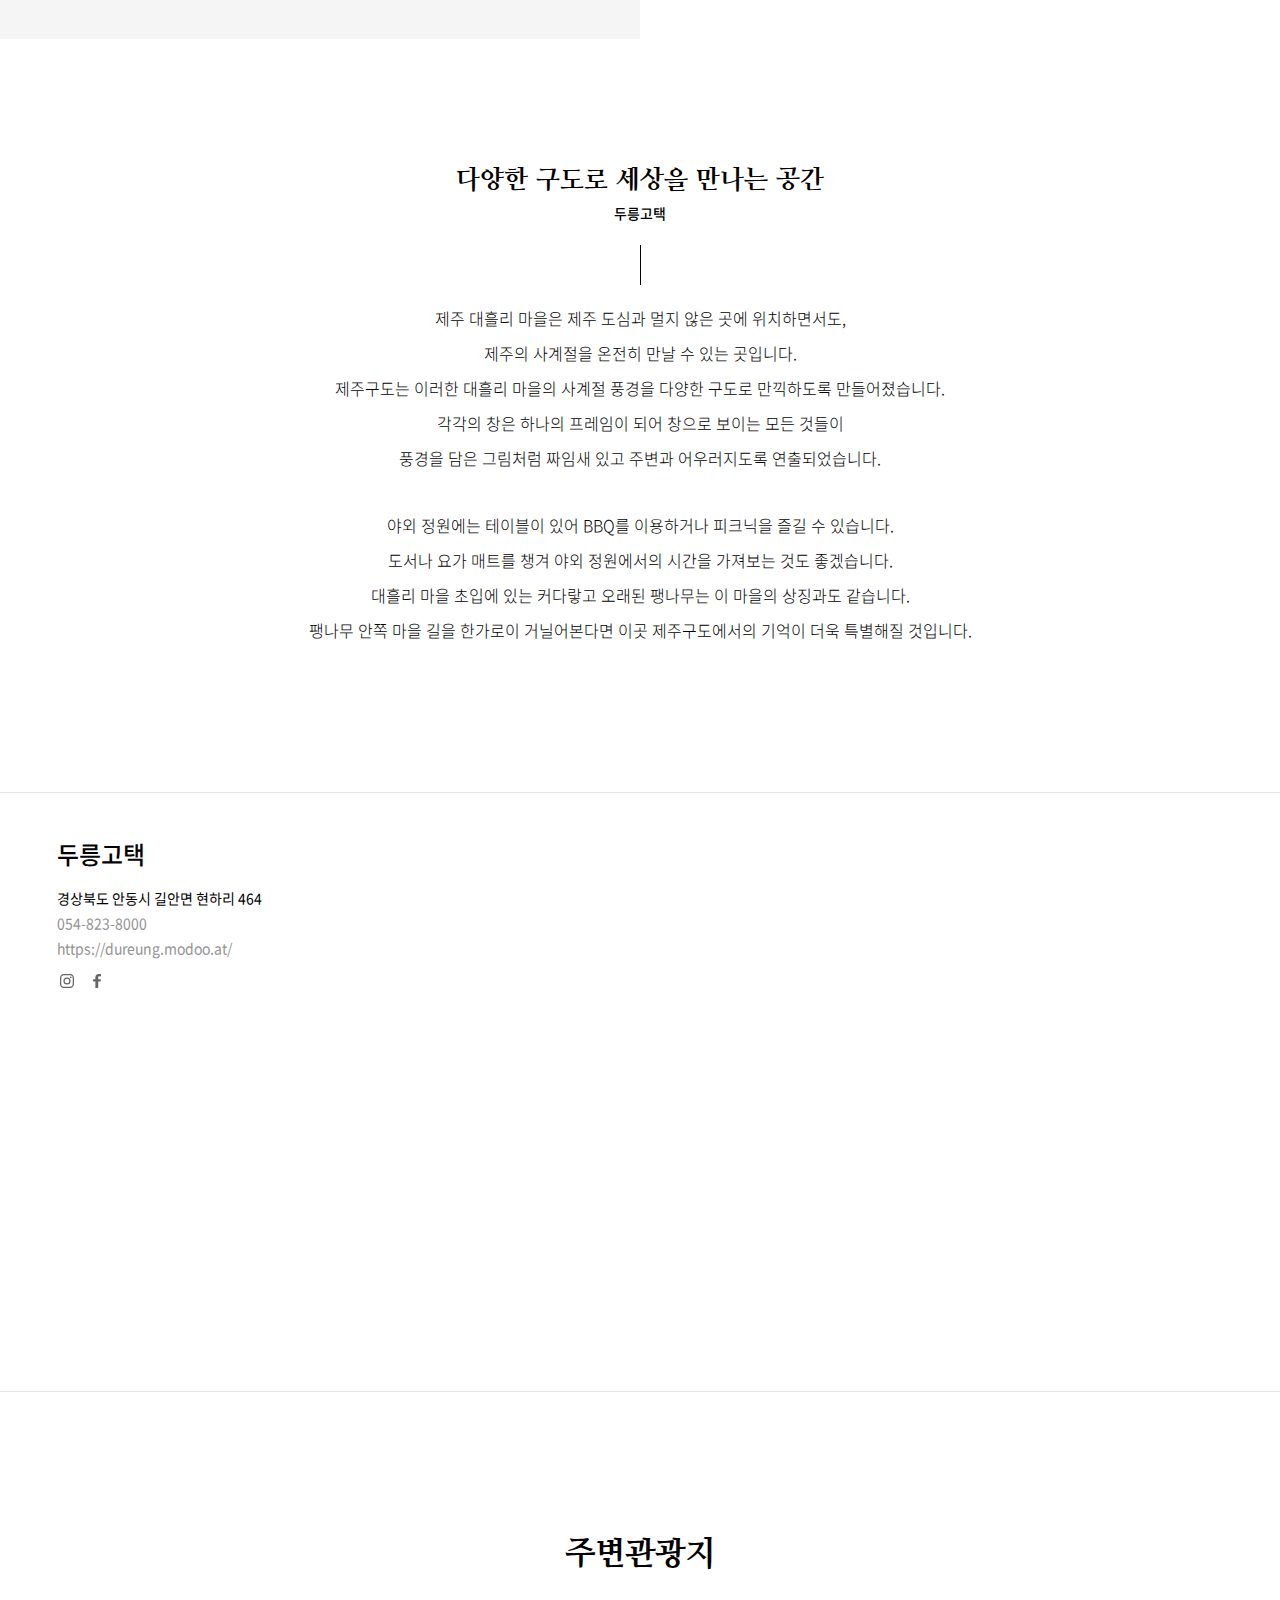
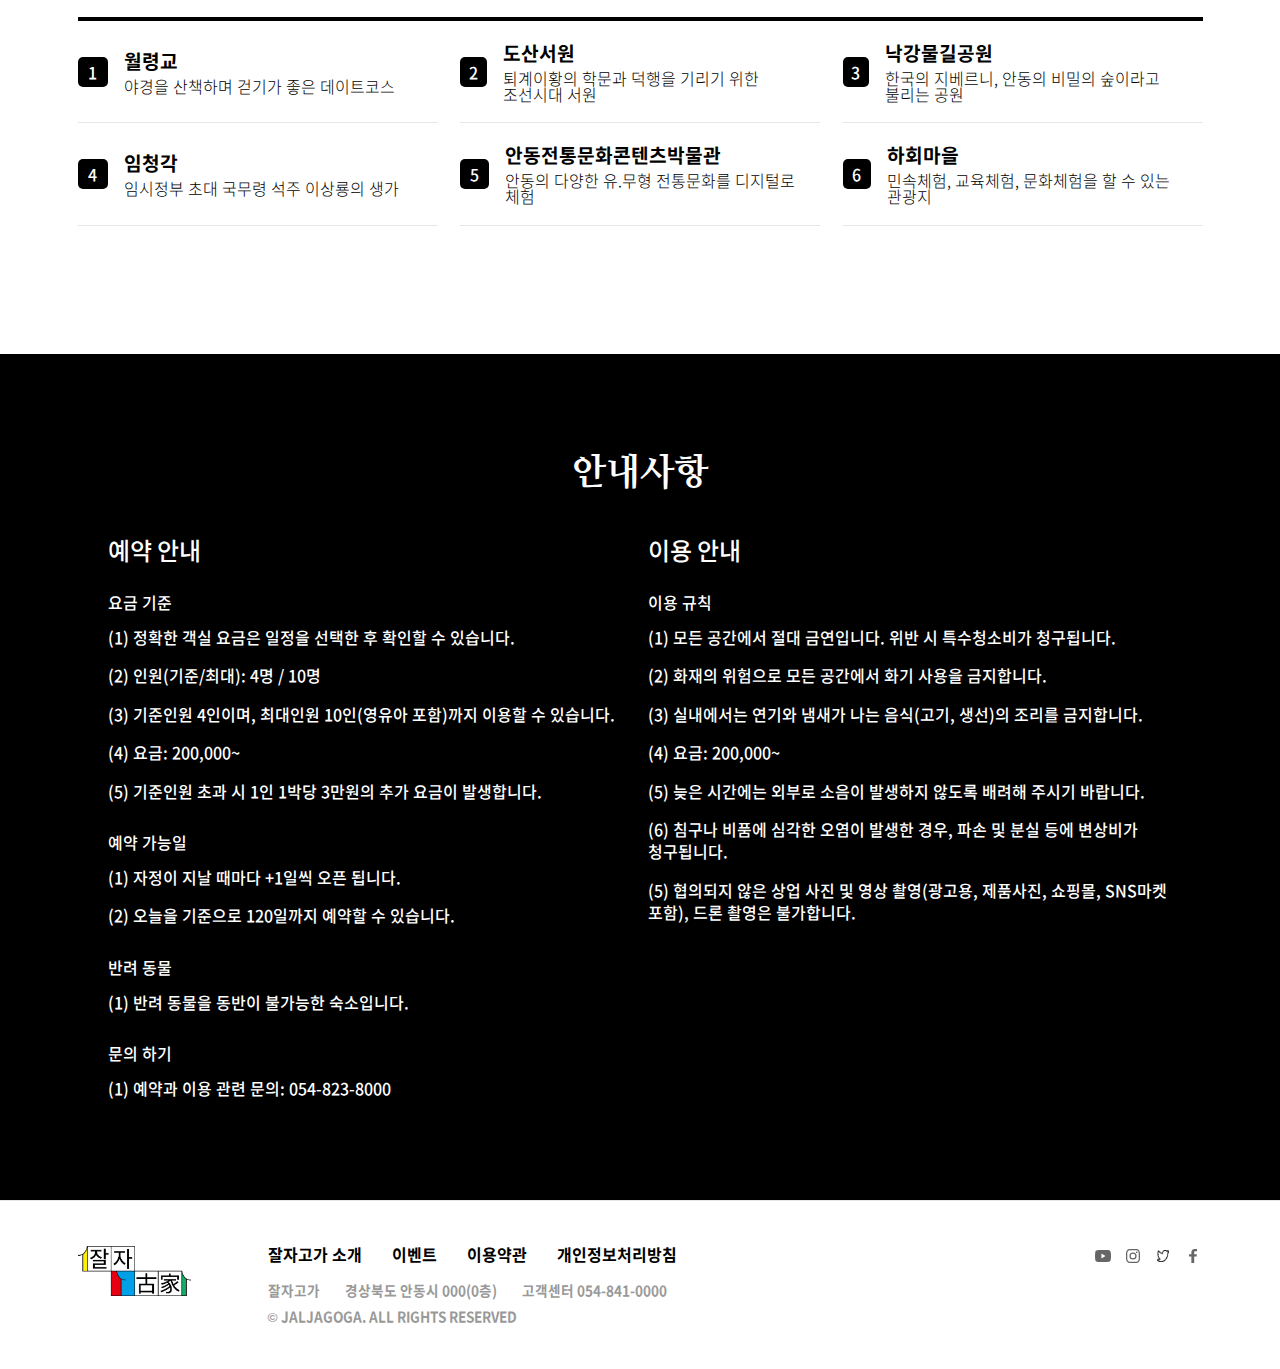
<file: item_view.html>
<!DOCTYPE html>
<html lang="ko">

<head>
  <meta charset="UTF-8">
  <meta http-equiv="X-UA-Compatible" content="IE=edge">
  <meta name="viewport" content="width=device-width, initial-scale=1.0">
  <link rel="stylesheet" href="./assets/xeicon.min.css">
  <link rel="stylesheet" href="./assets/nanummyeongjo.css">
  <link rel="stylesheet" href="./assets/css/swiper.min.css">
  <link rel="stylesheet" href="./assets/css/bootstrap.min.css">
  <link rel="stylesheet" href="./assets/css/header.css">
  <link rel="stylesheet" href="./assets/css/item_view.css?v=40">
  <link rel="stylesheet" href="./assets/css/footer.css">
  <title>두릉고택 | 잘자고가</title>

  <meta name="subject" content="두릉고택 | 잘자고가" />
  <meta name="keywords" content="잘자고가,고택,숙박,사무실,예약,고택예약" />
  <meta name="description" content="겨울 바람 아래 구옥이 품은 빈티지 경북 안동시 송곡동 두릉고택" />
  <meta property="og:type" content="website" />
  <meta property="og:locale" content="ko_KR" />
  <meta property="og:title" content="두릉고택 | 잘자고가" />
  <meta property="og:site_name" content="잘자고가 | 고택을 큐레이션하다!" />
  <meta property="og:description" content="겨울 바람 아래 구옥이 품은 빈티지 경북 안동시 송곡동 두릉고택" />
  <meta property="og:image" content="./assets/img/list/고담청사/main.jpg" />

  <link rel="apple-touch-icon" sizes="57x57" href="./assets/img/favicon/apple-icon-57x57.png">
  <link rel="apple-touch-icon" sizes="60x60" href="./assets/img/favicon/apple-icon-60x60.png">
  <link rel="apple-touch-icon" sizes="72x72" href="./assets/img/favicon/apple-icon-72x72.png">
  <link rel="apple-touch-icon" sizes="76x76" href="./assets/img/favicon/apple-icon-76x76.png">
  <link rel="apple-touch-icon" sizes="114x114" href="./assets/img/favicon/apple-icon-114x114.png">
  <link rel="apple-touch-icon" sizes="120x120" href="./assets/img/favicon/apple-icon-120x120.png">
  <link rel="apple-touch-icon" sizes="144x144" href="./assets/img/favicon/apple-icon-144x144.png">
  <link rel="apple-touch-icon" sizes="152x152" href="./assets/img/favicon/apple-icon-152x152.png">
  <link rel="apple-touch-icon" sizes="180x180" href="./assets/img/favicon/apple-icon-180x180.png">
  <link rel="icon" type="image/png" sizes="192x192" href="./assets/img/favicon/android-icon-192x192.png">
  <link rel="icon" type="image/png" sizes="144x144" href="./assets/img/favicon/android-icon-144x144.png">
  <link rel="icon" type="image/png" sizes="32x32" href="./assets/img/favicon/favicon-32x32.png">
  <link rel="icon" type="image/png" sizes="96x96" href="./assets/img/favicon/favicon-96x96.png">
  <link rel="icon" type="image/png" sizes="16x16" href="./assets/img/favicon/favicon-16x16.png">
  <link rel="manifest" href="./assets/img/favicon/manifest.json">
  <meta name="msapplication-TileColor" content="#ffffff">
  <meta name="msapplication-TileImage" content="./assets/img/favicon/ms-icon-144x144.png">
  <meta name="theme-color" content="#ffffff">
</head>

<body>
  <!-- header -->
  <div class="headerArea fixed-top">
    <div class="headerContainer container-fluid p-0">
      <div class="container">
        <div class="row">
          <header>
            <ul class="headerUl navbar-nav flex-row justify-content-center p-3">
              <li class="nav-item"><a href="./introduction.html">소개</a></li>
              <li class="nav-item"><a href="./find_stay.html">고택 소개</a></li>
              <li class="nav-item">
                <a href="./index.html">
                  <img class="logo" src="./assets/img/logo.png" alt="logo">
                </a>
              </li>
              <li class="nav-item"><a href="event.html">이벤트</a></li>
              <li class="nav-item"><a href="review.html">이용후기</a></li>
            </ul>
            <div class="hamburgerMenuBtn">
              <button><i class="xi-bars xi-2x" style="color: #000;"></i></button>
            </div>
            <div class="sideMenuArea hide">
              <div class="wrapper jsWrapper"></div>
              <div class="sideMenu">
                <ul>
                  <button class="closeBtn hamburgerCloseBtn"></button>
                  <li class="title"><a href="./introduction.html">소개</a></li>
                  <li class="title"><a href="./find_stay.html">고택소개</a></li>
                  <li class="title"><a href="event.html">이벤트</a></li>
                  <li class="title"><a href="./review.html">이용후기</a></li>
                </ul>
              </div>
            </div>
          </header>
        </div>
      </div>
    </div>
  </div>

  <!-- visual -->
  <div class="visualArea">
    <div class="visualSwiper">
      <div class="swiper-wrapper">
        <div class="swiper-slide visualSlide">
          <img class="visualTitleImg" src="./assets/img/list/고담청사/main.jpg" alt="visual">
        </div>
        <div class="swiper-slide visualSlide">
          <img class="visualTitleImg" src="./assets/img/list/고담청사/1.jpg" alt="visual">
        </div>
        <div class="swiper-slide visualSlide">
          <img class="visualTitleImg" src="./assets/img/list/고담청사/3.jpg" alt="visual">
        </div>
        <div class="swiper-slide visualSlide">
          <img class="visualTitleImg" src="./assets/img/list/고담청사/4.jpg" alt="visual">
        </div>
        <div class="swiper-slide visualSlide">
          <img class="visualTitleImg" src="./assets/img/list/고담청사/5.jpg" alt="visual">
        </div>
        <div class="swiper-slide visualSlide">
          <img class="visualTitleImg" src="./assets/img/list/고담청사/6.jpg" alt="visual">
        </div>
        <div class="swiper-slide visualSlide">
          <img class="visualTitleImg" src="./assets/img/list/고담청사/7.jpg" alt="visual">
        </div>
        <div class="swiper-slide visualSlide">
          <img class="visualTitleImg" src="./assets/img/list/고담청사/8.jpg" alt="visual">
        </div>
        <div class="swiper-slide visualSlide">
          <img class="visualTitleImg" src="./assets/img/list/고담청사/9.jpg" alt="visual">
        </div>
      </div>
      <div class="visualInfo">
        <p>겨울 바람 아래 구옥이 품은 빈티지</p>
        <p>두릉고택<br><small>경북 안동시 / 송곡동</small></p>
      </div>
      <div class="navigation">
        <button class="visualPrev"></button>
        <button class="visualNext"></button>
      </div>
    </div>
  </div>

  <!-- rooms -->
  <div class="roomsArea">
    <div class="container">
      <div class="row">
        <div class="textArea">
          <div class="roomsTitle">
            편의시설
          </div>
          <div class="roomsDesc" style="">
            <span><i class="xi-wifi"></i> 무료와이파이</span>
            <span><i class="xi-tv"></i> 케이블TV</span>
            <span><i class="xi-videocam-o"></i> CCTV</span>
            <span><i class="xi-car"></i> 주차장</span>
          </div>
        </div>
        <div class="imgArea">
          <div class="roomsSwiper swiper-container">
            <div class="swiper-wrapper">
              <div class="roomsSlide swiper-slide">
                <img class="roomsTitleImg" src="./assets/img/list/고담청사/main.jpg" alt="rooms">
              </div>
              <div class="roomsSlide swiper-slide">
                <img class="roomsTitleImg" src="./assets/img/list/고담청사/1.jpg" alt="rooms">
              </div>
              <div class="roomsSlide swiper-slide">
                <img class="roomsTitleImg" src="./assets/img/list/고담청사/2.jpg" alt="rooms">
              </div>
              <div class="roomsSlide swiper-slide">
                <img class="roomsTitleImg" src="./assets/img/list/고담청사/3.jpg" alt="rooms">
              </div>
              <div class="roomsSlide swiper-slide">
                <img class="roomsTitleImg" src="./assets/img/list/고담청사/4.jpg" alt="rooms">
              </div>
              <div class="roomsSlide swiper-slide">
                <img class="roomsTitleImg" src="./assets/img/list/고담청사/5.jpg" alt="rooms">
              </div>
              <div class="roomsSlide swiper-slide">
                <img class="roomsTitleImg" src="./assets/img/list/고담청사/6.jpg" alt="rooms">
              </div>
              <div class="roomsSlide swiper-slide">
                <img class="roomsTitleImg" src="./assets/img/list/고담청사/7.jpg" alt="rooms">
              </div>
              <div class="roomsSlide swiper-slide">
                <img class="roomsTitleImg" src="./assets/img/list/고담청사/8.jpg" alt="rooms">
              </div>
              <div class="roomsSlide swiper-slide">
                <img class="roomsTitleImg" src="./assets/img/list/고담청사/9.jpg" alt="rooms">
              </div>
            </div>
          </div>
        </div>
        <div class="roomsNavigation container">
          <button class="roomsPrev"></button>
          <button class="roomsNext"></button>
        </div>
      </div>
    </div>
  </div>

  <!-- contents -->
  <div class="contentArea">
    <div class="contentText col-12 d-flex justify-content-center align-self-center flex-column">
      <div class="title">
        <p class="text-center">다양한 구도로 세상을 만나는 공간</p>
        <h3 class="text-center">두릉고택</h3>
      </div>
      <div class="text1 text-center">
        제주 대흘리 마을은 제주 도심과 멀지 않은 곳에 위치하면서도,<br>
        제주의 사계절을 온전히 만날 수 있는 곳입니다.<br>
        제주구도는 이러한 대흘리 마을의 사계절 풍경을 다양한 구도로 만끽하도록 만들어졌습니다.<br>
        각각의 창은 하나의 프레임이 되어 창으로 보이는 모든 것들이<br>
        풍경을 담은 그림처럼 짜임새 있고 주변과 어우러지도록 연출되었습니다.</div>
      <div class="text2 text-center">
        야외 정원에는 테이블이 있어 BBQ를 이용하거나 피크닉을 즐길 수 있습니다.<br>
        도서나 요가 매트를 챙겨 야외 정원에서의 시간을 가져보는 것도 좋겠습니다.<br>
        대흘리 마을 초입에 있는 커다랗고 오래된 팽나무는 이 마을의 상징과도 같습니다.<br>
        팽나무 안쪽 마을 길을 한가로이 거닐어본다면 이곳 제주구도에서의 기억이 더욱 특별해질 것입니다.</div>
    </div>
  </div>

  <!-- map -->
  <div class="mapArea">
    <div class="map">
      <iframe
        src="https://www.google.com/maps/embed?pb=!1m18!1m12!1m3!1d3209.2317712122963!2d128.87090811526818!3d36.451954780021765!2m3!1f0!2f0!3f0!3m2!1i1024!2i768!4f13.1!3m3!1m2!1s0x3566bd900b49cb07%3A0xd9652ce59ebb7aac!2z65GQ66aJ6rOg7YOd66-867CV!5e0!3m2!1sko!2skr!4v1671710887595!5m2!1sko!2skr"
        width="100%" height="600" allowfullscreen="" loading="lazy"
        referrerpolicy="no-referrer-when-downgrade"></iframe>
      <div class="mapTitle">
        <div class="title">두릉고택</div>
        <div class="info">
          <p class="address">경상북도 안동시 길안면 현하리 464</p>
          <p class="tel">054-823-8000</p>
          <p class="site">https://dureung.modoo.at/</p>
        </div>
        <div class="sns">
          <ul class="d-flex">
            <li><a class="d-flex" href="#"><img src="./assets/img/sns_insta.svg" alt="instagram"></a></li>
            <li><a class="d-flex" href="#"><img src="./assets/img/sns_facebook.svg" alt="facebook"></a></li>
          </ul>
        </div>
      </div>
    </div>
  </div>

  <!-- facility -->
  <div class="facilityArea">
    <div class="container">
      <div class="row">
        <div class="facility">
          <div class="title">주변관광지</div>
          <ul class="info">
            <li>
              <div class="mapMarker">1</div>
              <div class="contents">
                <p>월령교</p>
                <span>야경을 산책하며 걷기가 좋은 데이트코스</span>
              </div>
            </li>
            <li>
              <div class="mapMarker">2</div>
              <div class="contents">
                <p>도산서원</p>
                <span>퇴계이황의 학문과 덕행을 기리기 위한 조선시대 서원</span>
              </div>
            </li>
            <li>
              <div class="mapMarker">3</div>
              <div class="contents">
                <p>낙강물길공원</p>
                <span>한국의 지베르니, 안동의 비밀의 숲이라고 불리는 공원</span>
              </div>
            </li>
            <li>
              <div class="mapMarker">4</div>
              <div class="contents">
                <p>임청각</p>
                <span>임시정부 초대 국무령 석주 이상룡의 생가</span>
              </div>
            </li>
            <li>
              <div class="mapMarker">5</div>
              <div class="contents">
                <p>안동전통문화콘텐츠박물관</p>
                <span>안동의 다양한 유.무형 전통문화를 디지털로 체험</span>
              </div>
            </li>
            <li>
              <div class="mapMarker">6</div>
              <div class="contents">
                <p>하회마을</p>
                <span>민속체험, 교육체험, 문화체험을 할 수 있는 관광지</span>
              </div>
            </li>
          </ul>
        </div>
      </div>
    </div>
  </div>

  <!-- notice -->
  <div class="noticeArea">
    <div class="container">
      <div class="row">
        <div class="col-12 text-center">
          <p class="noticeTitle">안내사항</p>
        </div>
        <div class="col-lg-6">
          <h3 class="noticeDetailTitle">예약 안내</h3>
          <p class="title">요금 기준</p>
          <p class="detail">(1) 정확한 객실 요금은 일정을 선택한 후 확인할 수 있습니다.</p>
          <p class="detail">(2) 인원(기준/최대): 4명 / 10명</p>
          <p class="detail">(3) 기준인원 4인이며, 최대인원 10인(영유아 포함)까지 이용할 수 있습니다.</p>
          <p class="detail">(4) 요금: 200,000~</p>
          <p class="detail">(5) 기준인원 초과 시 1인 1박당 3만원의 추가 요금이 발생합니다.</p>
          <p class="title">예약 가능일</p>
          <p class="detail">(1) 자정이 지날 때마다 +1일씩 오픈 됩니다.</p>
          <p class="detail">(2) 오늘을 기준으로 120일까지 예약할 수 있습니다.</p>
          <p class="title">반려 동물</p>
          <p class="detail">(1) 반려 동물을 동반이 불가능한 숙소입니다.</p>
          <p class="title">문의 하기</p>
          <p class="detail">(1) 예약과 이용 관련 문의: 054-823-8000</p>
        </div>
        <div class="col-lg-6">
          <h3 class="noticeDetailTitle">이용 안내</h3>
          <p class="title">이용 규칙</p>
          <p class="detail">(1) 모든 공간에서 절대 금연입니다. 위반 시 특수청소비가 청구됩니다.</p>
          <p class="detail">(2) 화재의 위험으로 모든 공간에서 화기 사용을 금지합니다.</p>
          <p class="detail">(3) 실내에서는 연기와 냄새가 나는 음식(고기, 생선)의 조리를 금지합니다.</p>
          <p class="detail">(4) 요금: 200,000~</p>
          <p class="detail">(5) 늦은 시간에는 외부로 소음이 발생하지 않도록 배려해 주시기 바랍니다.</p>
          <p class="detail">(6) 침구나 비품에 심각한 오염이 발생한 경우, 파손 및 분실 등에 변상비가 청구됩니다.</p>
          <p class="detail">(5) 협의되지 않은 상업 사진 및 영상 촬영(광고용, 제품사진, 쇼핑몰, SNS마켓 포함), 드론 촬영은 불가합니다.</p>
        </div>
      </div>
    </div>
  </div>

  <!-- footer -->
  <div class="footerContainer">
    <div class="container">
      <footer class="row">
        <div class="footerLogo col-md-2 col-sm-12">
          <a class="d-flex" href="./index.html">
            <img class="logo" src="./assets/img/logo.png" alt="logo">
          </a>
        </div>
        <div class="footerCenterArea col-md-8 col-sm-12">
          <ul class="d-flex gap-5">
            <li><a href="#">잘자고가 소개</a></li>
            <li><a href="#">이벤트</a></li>
            <li><a href="#">이용약관</a></li>
            <li><a href="#">개인정보처리방침</a></li>
          </ul>
          <ul class="d-flex gap-3">
            <li>잘자고가</li>
            <li>경상북도 안동시 000(0층)</li>
            <li>고객센터 054-841-0000</li>
          </ul>
          <p>© JALJAGOGA. ALL RIGHTS RESERVED</p>
        </div>
        <div class="snsArea col-md-2 d-flex justify-content-end col-sm-12">
          <ul class="d-flex gap-3">
            <li><a class="d-flex" href="#"><img src="./assets/img/sns_youtube.svg" alt="youtube"></a></li>
            <li><a class="d-flex" href="#"><img src="./assets/img/sns_insta.svg" alt="instagram"></a></li>
            <li><a class="d-flex" href="#"><img style="width: 20px; height: 20px; padding: 4px;"
                  src="./assets/img/sns_twitter.png" alt="twitter"></a></li>
            <li><a class="d-flex" href="#"><img src="./assets/img/sns_facebook.svg" alt="facebook"></a></li>
          </ul>
        </div>
      </footer>
    </div>
  </div>

  <script src="./assets/js/swiper.min.js"></script>
  <script src="./assets/js/bootstrap.min.js"></script>
  <script type="module" src="./assets/js/main.js"></script>
</body>

</html>
</file>
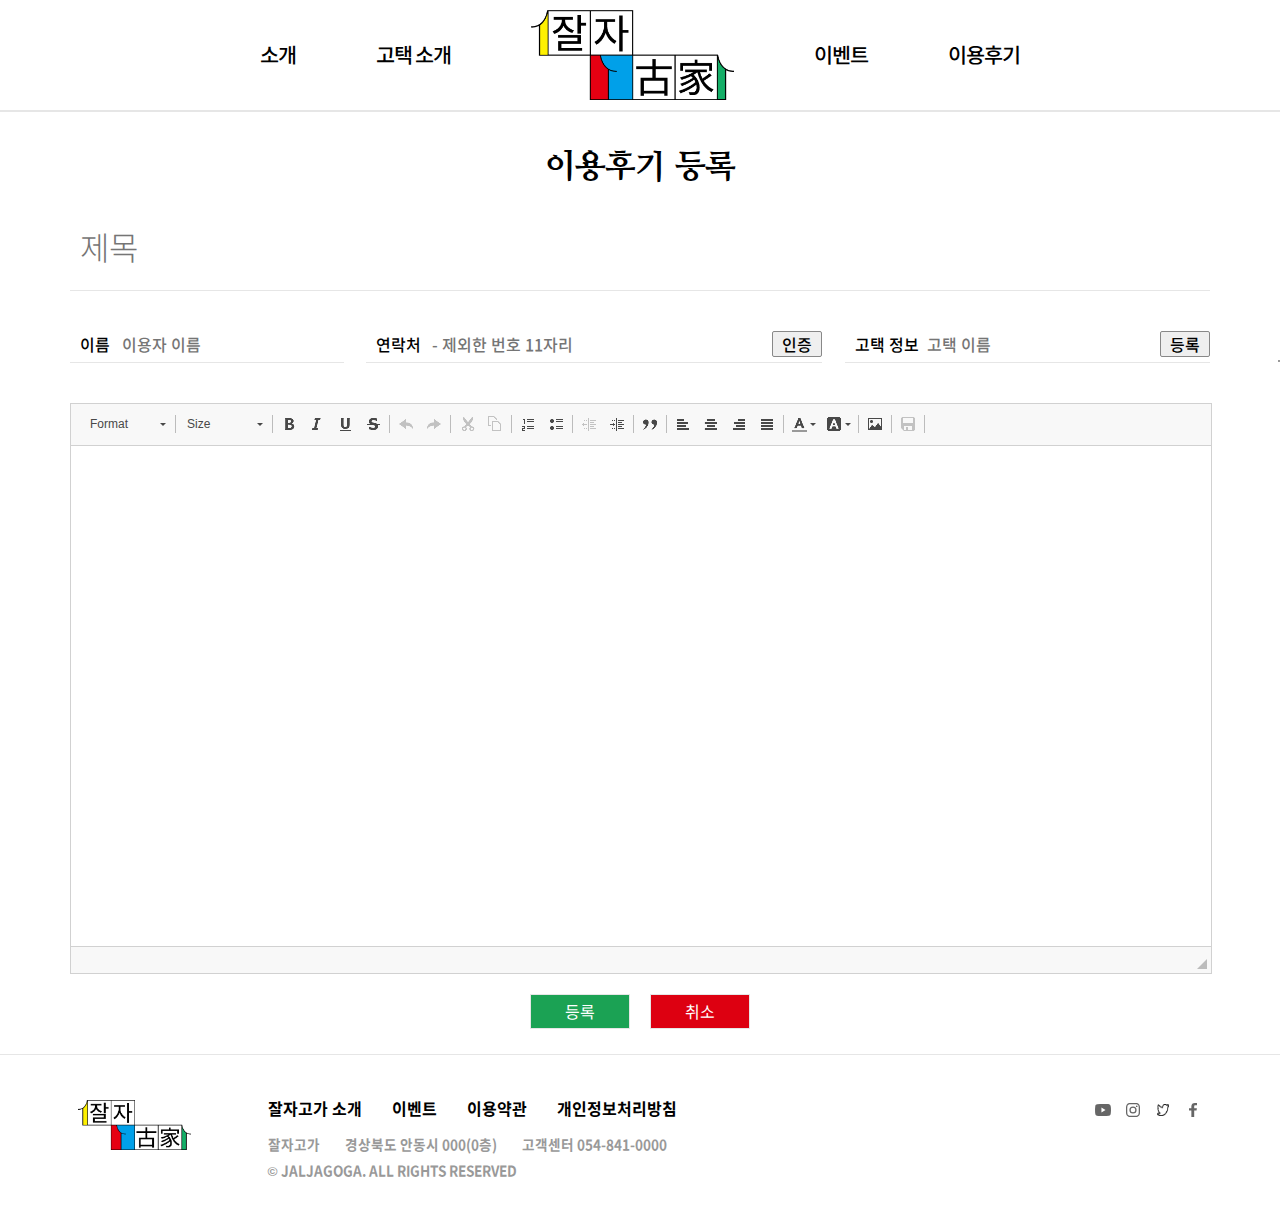
<file: review_editor.html>
<!DOCTYPE html>
<html lang="ko">

<head>
  <meta charset="UTF-8">
  <meta http-equiv="X-UA-Compatible" content="IE=edge">
  <meta name="viewport" content="width=device-width, initial-scale=1.0">
  <link rel="stylesheet" href="./assets/xeicon.min.css">
  <link rel="stylesheet" href="./assets/nanummyeongjo.css">
  <link rel="stylesheet" href="./assets/css/swiper.min.css">
  <link rel="stylesheet" href="./assets/css/bootstrap.min.css">
  <link rel="stylesheet" href="./assets/css/header.css">
  <link rel="stylesheet" href="./assets/css/searchbar.css">
  <link rel="stylesheet" href="./assets/css/review_editor.css">
  <link rel="stylesheet" href="./assets/css/footer.css">
  <title>잘자고가</title>
  <meta name="subject" content="잘자고가 | 고택을 큐레이션하다!" />
  <meta name="keywords" content="잘자고가,고택,숙박,사무실,예약,고택예약" />
  <meta name="description" content="잘자고가는 고택을 사무실 혹은 숙박시설로 이용하고자 하는 고객들을 위해 다양한 고택의 정보를 제공합니다." />
  <meta property="og:type" content="website" />
  <meta property="og:locale" content="ko_KR" />
  <meta property="og:title" content="잘자고가 | 고택을 큐레이션하다!" />
  <meta property="og:site_name" content="잘자고가 | 고택을 큐레이션하다!" />
  <meta property="og:description" content="잘자고가는 고택을 사무실 혹은 숙박시설로 이용하고자 하는 고객들을 위해 다양한 고택의 정보를 제공합니다." />
  <meta property="og:image" content="" />

  <link rel="apple-touch-icon" sizes="57x57" href="./assets/img/favicon/apple-icon-57x57.png">
  <link rel="apple-touch-icon" sizes="60x60" href="./assets/img/favicon/apple-icon-60x60.png">
  <link rel="apple-touch-icon" sizes="72x72" href="./assets/img/favicon/apple-icon-72x72.png">
  <link rel="apple-touch-icon" sizes="76x76" href="./assets/img/favicon/apple-icon-76x76.png">
  <link rel="apple-touch-icon" sizes="114x114" href="./assets/img/favicon/apple-icon-114x114.png">
  <link rel="apple-touch-icon" sizes="120x120" href="./assets/img/favicon/apple-icon-120x120.png">
  <link rel="apple-touch-icon" sizes="144x144" href="./assets/img/favicon/apple-icon-144x144.png">
  <link rel="apple-touch-icon" sizes="152x152" href="./assets/img/favicon/apple-icon-152x152.png">
  <link rel="apple-touch-icon" sizes="180x180" href="./assets/img/favicon/apple-icon-180x180.png">
  <link rel="icon" type="image/png" sizes="192x192" href="./assets/img/favicon/android-icon-192x192.png">
  <link rel="icon" type="image/png" sizes="144x144" href="./assets/img/favicon/android-icon-144x144.png">
  <link rel="icon" type="image/png" sizes="32x32" href="./assets/img/favicon/favicon-32x32.png">
  <link rel="icon" type="image/png" sizes="96x96" href="./assets/img/favicon/favicon-96x96.png">
  <link rel="icon" type="image/png" sizes="16x16" href="./assets/img/favicon/favicon-16x16.png">
  <link rel="manifest" href="./assets/img/favicon/manifest.json">
  <meta name="msapplication-TileColor" content="#ffffff">
  <meta name="msapplication-TileImage" content="./assets/img/favicon/ms-icon-144x144.png">
  <meta name="theme-color" content="#ffffff">
</head>

<body>
  <!-- header -->
  <div class="headerArea fixed-top">
    <div class="headerContainer container-fluid p-0">
      <div class="container">
        <div class="row">
          <header>
            <ul class="headerUl navbar-nav flex-row justify-content-center p-3">
              <li class="nav-item"><a href="./introduction.html">소개</a></li>
              <li class="nav-item"><a href="./find_stay.html">고택 소개</a></li>
              <li class="nav-item">
                <a href="./index.html">
                  <img class="logo" src="./assets/img/logo.png" alt="logo">
                </a>
              </li>
              <li class="nav-item"><a href="event.html">이벤트</a></li>
              <li class="nav-item"><a href="review.html">이용후기</a></li>
            </ul>
            <div class="hamburgerMenuBtn">
              <button><i class="xi-bars xi-2x" style="color: #000;"></i></button>
            </div>
            <div class="sideMenuArea hide">
              <div class="wrapper jsWrapper"></div>
              <div class="sideMenu">
                <ul>
                  <button class="closeBtn hamburgerCloseBtn"></button>
                  <li class="title"><a href="./introduction.html">소개</a></li>
                  <li><a class="item" href="#">menu1</a></li>
                  <li><a class="item" href="#">menu2</a></li>
                  <li><a class="item" href="#">menu3</a></li>
                  <li><a class="item" href="#">menu4</a></li>
                  <li><a class="item" href="#">menu5</a></li>
                  <li class="title"><a href="./find_stay.html">고택소개</a></li>
                  <li><a class="item" href="#">menu1</a></li>
                  <li><a class="item" href="#">menu2</a></li>
                  <li><a class="item" href="#">menu3</a></li>
                  <li><a class="item" href="#">menu4</a></li>
                  <li><a class="item" href="#">menu5</a></li>
                  <li class="title"><a href="event.html">이벤트</a></li>
                  <li><a class="item" href="#">menu1</a></li>
                  <li><a class="item" href="#">menu2</a></li>
                  <li><a class="item" href="#">menu3</a></li>
                  <li><a class="item" href="#">menu4</a></li>
                  <li><a class="item" href="#">menu5</a></li>
                  <li class="title"><a href="./review.html">이용후기</a></li>
                  <li><a class="item" href="#">menu1</a></li>
                  <li><a class="item" href="#">menu2</a></li>
                  <li><a class="item" href="#">menu3</a></li>
                  <li><a class="item" href="#">menu4</a></li>
                  <li><a class="item" href="#">menu5</a></li>
                </ul>
              </div>
            </div>
          </header>
        </div>
      </div>
    </div>
  </div>

  <!-- main content -->
  <div class="mainContentsArea">

    <!-- title -->
    <div class="editorTitleArea">
      <div class="container">
        <div class="row">
          <div class="EditorTitle text-center">이용후기 등록</div>
        </div>
      </div>
    </div>

    <!-- ck editor -->
    <div class="editorArea">
      <div class="container">
        <div class="row">
          <div class="contentTitle">
            <input type="text" placeholder="제목" maxlength="22">
          </div>

          <!-- user info -->
          <div class="userInfoArea">
            <div class="userInfo">
              <div class="userName">
                <label for="userName">이름</label>
                <input id="userName" type="text" placeholder="이용자 이름" maxlength="8">
              </div>
              <div class="userPhoneNum">
                <label for="userPhoneNum">연락처</label>
                <input id="userPhoneNum" type="tel" placeholder=" - 제외한 번호 11자리" maxlength="11">
                <button class="CertifiedBtn">인증</button>
              </div>
              <div class="hotelInfo">
                <label for="hotelInfo">고택 정보</label>
                <input id="hotelInfo" type="text" placeholder="고택 이름">
                <button class="hotelRegistrationBtn">등록</button>
              </div>
            </div>
          </div>

          <textarea name="content" id="content"></textarea>
        </div>
      </div>
    </div>

    <!-- Registration, cancel button -->
    <div class="btnArea">
      <div class="container">
        <div class="row">
          <div class="btnList">
            <button><a href="#">등록</a></button>
            <button><a href="./review.html">취소</a></button>
          </div>
        </div>
      </div>
    </div>
  </div>

  <!-- footer -->
  <div class="footerContainer">
    <div class="container">
      <footer class="row">
        <div class="footerLogo col-md-2 col-sm-12">
          <a class="d-flex" href="./index.html">
            <img class="logo" src="./assets/img/logo.png" alt="logo">
          </a>
        </div>
        <div class="footerCenterArea col-md-8 col-sm-12">
          <ul class="d-flex gap-5">
            <li><a href="#">잘자고가 소개</a></li>
            <li><a href="#">이벤트</a></li>
            <li><a href="#">이용약관</a></li>
            <li><a href="#">개인정보처리방침</a></li>
          </ul>
          <ul class="d-flex gap-3">
            <li>잘자고가</li>
            <li>경상북도 안동시 000(0층)</li>
            <li>고객센터 054-841-0000</li>
          </ul>
          <p>© JALJAGOGA. ALL RIGHTS RESERVED</p>
        </div>
        <div class="snsArea col-md-2 d-flex justify-content-end col-sm-12">
          <ul class="d-flex gap-3">
            <li><a class="d-flex" href="#"><img src="./assets/img/sns_youtube.svg" alt="youtube"></a></li>
            <li><a class="d-flex" href="#"><img src="./assets/img/sns_insta.svg" alt="instagram"></a></li>
            <li><a class="d-flex" href="#"><img style="width: 20px; height: 20px; padding: 4px;"
                  src="./assets/img/sns_twitter.png" alt="twitter"></a></li>
            <li><a class="d-flex" href="#"><img src="./assets/img/sns_facebook.svg" alt="facebook"></a></li>
          </ul>
        </div>
      </footer>
    </div>
  </div>

  <script src="./assets/js/swiper.min.js"></script>
  <script src="./assets/js/bootstrap.min.js"></script>
  <script src="./assets/ckeditor/ckeditor.js"></script>
  <script>
    CKEDITOR.replace('content', {
      filebrowserUploadUrl: '${pageContext.request.contextPath}/imageUpload.do',
      width: '100%',
      height: '500',
    })
  </script>
  <script type="module" src="./assets/js/main.js?v=1"></script>
</body>

</html>
</file>
<file: assets/ckeditor/samples/css/samples.css>
/**
 * @license Copyright (c) 2003-2022, CKSource Holding sp. z o.o. All rights reserved.
 * For licensing, see LICENSE.md or https://ckeditor.com/legal/ckeditor-oss-license
 */
@media (max-width: 900px) {
  .global-is-mobile-hidden {
    display: none !important;
  }
}
article,
aside,
details,
figcaption,
figure,
footer,
header,
hgroup,
main,
menu,
nav,
section {
  display: block;
}
body,
html {
  margin: 0;
  padding: 0;
  font: 16px / 1.8 Arial, 'Helvetica Neue', Helvetica, sans-serif;
  font-weight: 300;
  color: #575757;
}
.grid-width-10 {
  width: 10%;
}
.grid-width-20 {
  width: 20%;
}
.grid-width-30 {
  width: 30%;
}
.grid-width-40 {
  width: 40%;
}
.grid-width-50 {
  width: 50%;
}
.grid-width-60 {
  width: 60%;
}
.grid-width-70 {
  width: 70%;
}
.grid-width-80 {
  width: 80%;
}
.grid-width-90 {
  width: 90%;
}
.grid-width-100 {
  width: 100%;
}
@media (max-width: 900px) {
  .grid-width-10,
  .grid-width-20,
  .grid-width-30,
  .grid-width-40,
  .grid-width-50,
  .grid-width-60,
  .grid-width-70,
  .grid-width-80,
  .grid-width-90,
  .grid-width-100 {
    width: 100%;
  }
}
*[class*="grid-width"] {
  -webkit-box-sizing: border-box;
  -moz-box-sizing: border-box;
  box-sizing: border-box;
  padding-left: 4%;
  padding-right: 4%;
  float: left;
}
*[class*="grid-width"]:after,
.grid-container:after,
*[class*="grid-width"]:before,
.grid-container:before {
  content: '';
  display: block;
  overflow: hidden;
  visibility: hidden;
  font-size: 0;
  line-height: 0;
  width: 0;
  height: 0;
}
*[class*="grid-width"]:after,
.grid-container:after {
  clear: both;
}
.grid-container {
  -webkit-box-sizing: border-box;
  -moz-box-sizing: border-box;
  box-sizing: border-box;
  margin-left: auto;
  margin-right: auto;
}
.grid-container-nested *[class*="grid-width"]:first-child {
  padding-left: 0;
}
.grid-container-nested *[class*="grid-width"]:last-child {
  padding-right: 0;
}
@media (max-width: 900px) {
  .grid-container-nested *[class*="grid-width"]:first-child {
    padding-left: 4%;
  }
  .grid-container-nested *[class*="grid-width"]:last-child {
    padding-right: 4%;
  }
}
.header-a {
  min-height: 140px;
  overflow: hidden;
}
.header-a .header-a-logo {
  margin: 40px 0 0;
}
@media (max-width: 900px) {
  .header-a .header-a-logo {
    text-align: center;
  }
}
.header-a .header-a-logo img {
  border: transparent;
}
.navigation-a {
  height: 30px;
  background: #3D3D3D;
  position: absolute;
  left: 0;
  right: 0;
  top: 0;
  padding: 0;
  overflow: hidden;
}
@media (max-width: 900px) {
  .navigation-a {
    text-align: center;
  }
}
.navigation-a ul {
  list-style: none;
  margin: 0;
  overflow: hidden;
}
.navigation-a ul li,
.navigation-a ul li a {
  display: inline-block;
}
@media (max-width: 900px) {
  .navigation-a ul {
    width: auto;
    text-overflow: ellipsis;
    white-space: nowrap;
    display: inline-block;
    float: none;
  }
  .navigation-a ul:before,
  .navigation-a ul:after {
    display: none;
  }
}
.navigation-a ul.navigation-a-left {
  text-align: left;
}
@media (max-width: 900px) {
  .navigation-a ul.navigation-a-left {
    padding-right: 0;
  }
}
.navigation-a ul.navigation-a-right {
  text-align: right;
}
@media (max-width: 900px) {
  .navigation-a ul.navigation-a-right {
    padding-left: 23px;
  }
}
.navigation-a ul li + li {
  margin-left: 23px;
}
.navigation-a ul li a {
  font-size: 10px;
  font-size: 0.625rem;
  line-height: 18px;
  line-height: 1.13rem;
  line-height: 30px;
  float: left;
  color: #ddd;
  font-weight: bold;
  text-decoration: none;
  text-transform: uppercase;
}
.navigation-a ul li a:hover {
  cursor: pointer;
  color: #fff;
}
.icon-navigation-a-github:before,
.icon-navigation-a-github:after {
  background-image: url("[data-uri]");
}
.navigation-b {
  text-align: right;
  margin: 52px 0 0;
  overflow: visible;
}
@media (max-width: 900px) {
  .navigation-b {
    text-align: center;
    margin-top: 20px;
    padding: 0;
  }
}
.navigation-b ul {
  padding: 0;
  list-style: none;
  margin: 0;
  overflow: visible;
}
.navigation-b ul li,
.navigation-b ul li a {
  display: inline-block;
}
@media (max-width: 900px) {
  .navigation-b ul {
    display: table;
    width: 100%;
    padding-bottom: 1.5em;
  }
}
@media (max-width: 900px) {
  .navigation-b ul li {
    display: table-row;
  }
}
.navigation-b ul li + li {
  margin-left: 20px;
}
@media (max-width: 900px) {
  .navigation-b ul li + li {
    margin-left: 0;
  }
}
.navigation-b ul li a {
  -webkit-box-sizing: border-box;
  -moz-box-sizing: border-box;
  box-sizing: border-box;
  text-transform: uppercase;
  text-decoration: none;
  outline: none;
}
@media (max-width: 900px) {
  .navigation-b ul li a {
    width: 100%;
    -webkit-border-radius: 0;
    -webkit-background-clip: padding-box;
    -moz-border-radius: 0;
    -moz-background-clip: padding;
    border-radius: 0;
    background-clip: padding-box;
  }
}
.footer-a {
  font-size: 13px;
  font-size: 0.8125rem;
  line-height: 23.4px;
  line-height: 1.46rem;
  padding-top: 2.25em;
  padding-bottom: 2.25em;
  overflow: hidden;
  color: #8a8a8a;
}
.footer-a a {
  color: #0287D0;
  text-decoration: none;
  border-bottom: 1px dotted #0287D0;
}
.footer-a a:hover {
  color: #0277b7;
}
.footer-a p {
  margin: 0;
  display: inline-block;
  text-align: center;
}
.content {
  font-size: 14px;
  font-size: 0.875rem;
  line-height: 25.2px;
  line-height: 1.57rem;
  overflow: hidden;
  padding-top: 1.5em;
  padding-bottom: 1.5em;
}
.content p {
  margin: 0.75em 0;
}
.content ul,
.content ol,
.content pre,
.content blockquote,
.content textarea:not([class^="cke"]),
.content .cke {
  margin: 1.875em 0;
}
.content code,
.content kbd {
  -webkit-border-radius: 3px;
  -webkit-background-clip: padding-box;
  -moz-border-radius: 3px;
  -moz-background-clip: padding;
  border-radius: 3px;
  background-clip: padding-box;
  padding: 3px 4px;
}
.content pre,
.content code,
.content kbd,
.content blockquote {
  background: #f5f5f5;
}
.content blockquote,
.content pre {
  background: none;
  border-left: 4px solid #0287D0;
  padding: 1.5em 2.25em;
}
.content p a,
.content ul a,
.content ol a,
.content blockquote a,
.content h1 a,
.content h2 a,
.content h3 a,
.content h4 a,
.content h5 a {
  color: #0287D0;
  text-decoration: none;
  border-bottom: 1px dotted #0287D0;
}
.content p a:hover,
.content ul a:hover,
.content ol a:hover,
.content blockquote a:hover,
.content h1 a:hover,
.content h2 a:hover,
.content h3 a:hover,
.content h4 a:hover,
.content h5 a:hover {
  color: #0277b7;
}
.content h1,
.content h2,
.content h3,
.content h4,
.content h5 {
  color: #000;
  font-weight: 100;
}
.content h1 code,
.content h2 code,
.content h3 code,
.content h4 code,
.content h5 code,
.content h1 kbd,
.content h2 kbd,
.content h3 kbd,
.content h4 kbd,
.content h5 kbd {
  font-size: inherit;
}
.content h1 a.content-heading-anchor,
.content h2 a.content-heading-anchor,
.content h3 a.content-heading-anchor,
.content h4 a.content-heading-anchor,
.content h5 a.content-heading-anchor {
  font-weight: 100;
  vertical-align: middle;
  opacity: 0;
  border: 0;
}
.content h1:hover a.content-heading-anchor,
.content h2:hover a.content-heading-anchor,
.content h3:hover a.content-heading-anchor,
.content h4:hover a.content-heading-anchor,
.content h5:hover a.content-heading-anchor {
  opacity: 1;
}
.content h1:target a,
.content h2:target a,
.content h3:target a,
.content h4:target a,
.content h5:target a {
  -webkit-animation: targetLinkOpacity 0.5s linear alternate;
  -moz-animation: targetLinkOpacity 0.5s linear alternate;
  -o-animation: targetLinkOpacity 0.5s linear alternate;
  animation: targetLinkOpacity 0.5s linear alternate;
  opacity: 1;
}
.content input,
.content select,
.content textarea:not([class^="cke"]) {
  -webkit-border-radius: 3px;
  -webkit-background-clip: padding-box;
  -moz-border-radius: 3px;
  -moz-background-clip: padding;
  border-radius: 3px;
  background-clip: padding-box;
  -webkit-box-shadow: inset 0 1px 1px rgba(0, 0, 0, 0.08);
  -moz-box-shadow: inset 0 1px 1px rgba(0, 0, 0, 0.08);
  box-shadow: inset 0 1px 1px rgba(0, 0, 0, 0.08);
  font: inherit;
  color: inherit;
  border: 1px solid #D9D9D9;
  padding: .2em .5em;
}
.content input:focus,
.content select:focus,
.content textarea:not([class^="cke"]):focus {
  border-color: #66afe9;
  outline: 0;
  -webkit-box-shadow: inset 0 1px 1px rgba(0, 0, 0, 0.08), 0 0 8px #93c6ef;
  -moz-box-shadow: inset 0 1px 1px rgba(0, 0, 0, 0.08), 0 0 8px #93c6ef;
  box-shadow: inset 0 1px 1px rgba(0, 0, 0, 0.08), 0 0 8px #93c6ef;
}
.content abbr {
  border-bottom: 1px dotted #666;
  cursor: pointer;
}
.content blockquote {
  font-style: italic;
  font-family: Georgia, Times, "Times New Roman", serif;
  font-size: 16px;
  font-size: 1rem;
  line-height: 28.8px;
  line-height: 1.8rem;
}
.content em {
  font-style: italic;
}
.content h1 {
  font-size: 36px;
  font-size: 2.25rem;
  line-height: 64.8px;
  line-height: 4.05rem;
  margin: 1.125em 0 0;
}
.content h2 {
  font-size: 27.2px;
  font-size: 1.7rem;
  line-height: 48.96px;
  line-height: 3.06rem;
  margin: 0.9em 0 0;
}
.content h3 {
  font-size: 24px;
  font-size: 1.5rem;
  line-height: 43.2px;
  line-height: 2.7rem;
  font-weight: 500;
  margin: 0.75em 0 0;
}
.content h4 {
  font-size: 19.2px;
  font-size: 1.2rem;
  line-height: 34.56px;
  line-height: 2.16rem;
  font-weight: 500;
  margin: 0.75em 0 0;
}
.content h5 {
  font-size: 17.6px;
  font-size: 1.1rem;
  line-height: 31.68px;
  line-height: 1.98rem;
  font-weight: 500;
  margin: 0.75em 0 0;
}
.content hr {
  border: 0;
  border-top: 4px solid #D9D9D9;
  margin: 1.5em 0;
}
.content input[type="text"] {
  height: 1.8em;
  line-height: 1.8em;
}
.content input[type="button"] {
  -webkit-appearance: button;
  -moz-appearance: button;
  appearance: button;
}
.content kbd {
  font-size: 12px;
  font-size: 0.75rem;
  line-height: 21.6px;
  line-height: 1.35rem;
  font-family: Arial, 'Helvetica Neue', Helvetica, sans-serif;
  padding: 2px 6px;
  -webkit-box-shadow: 0 0 4px #fff inset, 0 2px 0 #D9D9D9;
  -moz-box-shadow: 0 0 4px #fff inset, 0 2px 0 #D9D9D9;
  box-shadow: 0 0 4px #fff inset, 0 2px 0 #D9D9D9;
}
.content p img {
  vertical-align: middle;
}
.content p pre {
  padding: 1.5em;
}
.content pre {
  padding: 0;
  border: 0;
  tab-size: 4;
  -o-tab-size: 4;
  -moz-tab-size: 4;
}
.content pre,
.content code {
  font-size: 11.89px;
  font-size: 0.743rem;
  line-height: 21.4px;
  line-height: 1.34rem;
  font-family: Consolas, Menlo, Monaco, Lucida Console, Liberation Mono, DejaVu Sans Mono, Bitstream Vera Sans Mono, Courier New, monospace, serif;
}
.content pre a,
.content code a {
  border: 0;
}
.content pre code {
  padding: 0.75em;
  display: block;
}
.content strong {
  color: #000;
}
.content ul ul,
.content ol ul,
.content ul ol,
.content ol ol {
  margin: 0.75em 0;
}
.content ul li,
.content ol li {
  font-size: 14px;
  font-size: 0.875rem;
  line-height: 30.24px;
  line-height: 1.89rem;
}
.content textarea:not([class^="cke"]) {
  width: 100%;
}
.content div.todo {
  border: 2px dotted #444;
  padding: 10px;
  margin: 60px 0 10px 0;
  /* Remove me some day */
}
.content div.todo:before {
  content: "TODO";
  font-weight: bold;
}
body a.button-a,
body button.button-a,
body input.button-a {
  -webkit-border-radius: 3px;
  -webkit-background-clip: padding-box;
  -moz-border-radius: 3px;
  -moz-background-clip: padding;
  border-radius: 3px;
  background-clip: padding-box;
  font-size: 14px;
  font-size: 0.875rem;
  line-height: 25.2px;
  line-height: 1.57rem;
  height: 36px;
  line-height: 36px;
  padding: 0 1.1em;
  font-weight: 700;
  color: #3e3e3e;
  white-space: nowrap;
  text-decoration: none;
  display: inline-block;
  cursor: pointer;
  border: 0;
  vertical-align: middle;
  margin: 1px 0;
  background: transparent;
}
body a.button-a.icon-pos-left,
body button.button-a.icon-pos-left,
body input.button-a.icon-pos-left {
  padding-left: .8em;
}
body a.button-a.icon-pos-right,
body button.button-a.icon-pos-right,
body input.button-a.icon-pos-right {
  padding-right: .8em;
}
body a.button-a.button-a-no-text,
body button.button-a.button-a-no-text,
body input.button-a.button-a-no-text {
  -webkit-border-radius: 100px;
  -webkit-background-clip: padding-box;
  -moz-border-radius: 100px;
  -moz-background-clip: padding;
  border-radius: 100px;
  background-clip: padding-box;
  width: 36px;
  padding: 0;
  text-indent: -999px;
  overflow: hidden;
  position: relative;
  text-align: center;
}
body a.button-a.button-a-no-text:before,
body button.button-a.button-a-no-text:before,
body input.button-a.button-a-no-text:before {
  position: absolute;
  left: 50%;
  top: 50%;
  margin: -9px 0 0 -9px;
}
@media (max-width: 900px) {
  body a.button-a.button-a-mobile-collapsed,
  body button.button-a.button-a-mobile-collapsed,
  body input.button-a.button-a-mobile-collapsed {
    -webkit-border-radius: 100px;
    -webkit-background-clip: padding-box;
    -moz-border-radius: 100px;
    -moz-background-clip: padding;
    border-radius: 100px;
    background-clip: padding-box;
    width: 36px;
    padding: 0;
    text-indent: -999px;
    overflow: hidden;
    position: relative;
    text-align: center;
  }
  body a.button-a.button-a-mobile-collapsed:before,
  body button.button-a.button-a-mobile-collapsed:before,
  body input.button-a.button-a-mobile-collapsed:before {
    position: absolute;
    left: 50%;
    top: 50%;
    margin: -9px 0 0 -9px;
  }
  body a.button-a.button-a-mobile-collapsed:before,
  body button.button-a.button-a-mobile-collapsed:before,
  body input.button-a.button-a-mobile-collapsed:before {
    position: absolute;
    left: 50%;
    top: 50%;
    margin: -9px 0 0 -9px;
  }
}
body a.button-a:active,
body button.button-a:active,
body input.button-a:active,
body a.button-a:hover,
body button.button-a:hover,
body input.button-a:hover {
  color: #fff;
  background: #0277b7;
}
body a.button-a:focus,
body button.button-a:focus,
body input.button-a:focus {
  border-color: #66afe9;
  outline: 0;
  -webkit-box-shadow: inset 0 1px 1px rgba(0, 0, 0, 0.075), 0 0 8px #93c6ef;
  -moz-box-shadow: inset 0 1px 1px rgba(0, 0, 0, 0.075), 0 0 8px #93c6ef;
  box-shadow: inset 0 1px 1px rgba(0, 0, 0, 0.075), 0 0 8px #93c6ef;
}
body a.button-a-soft,
body button.button-a-soft,
body input.button-a-soft {
  background: #e7e7e7;
}
body a.button-a-soft:active,
body button.button-a-soft:active,
body input.button-a-soft:active,
body a.button-a-soft:hover,
body button.button-a-soft:hover,
body input.button-a-soft:hover {
  color: #3e3e3e;
  background: #cecece;
}
body a.button-a-background,
body button.button-a-background,
body input.button-a-background,
body a.navigation-b ul li a:hover,
body button.navigation-b ul li a:hover,
body input.navigation-b ul li a:hover {
  color: #fff;
  background: #0287D0;
}
body a.button-a-background:active,
body button.button-a-background:active,
body input.button-a-background:active,
body a.button-a-background:hover,
body button.button-a-background:hover,
body input.button-a-background:hover,
body a.navigation-b ul li a:hover:active,
body button.navigation-b ul li a:hover:active,
body input.navigation-b ul li a:hover:active,
body a.navigation-b ul li a:hover:hover,
body button.navigation-b ul li a:hover:hover,
body input.navigation-b ul li a:hover:hover {
  color: #fff;
  background: #0277b7;
}
.balloon-a {
  font-size: 12px;
  font-size: 0.75rem;
  line-height: 21.6px;
  line-height: 1.35rem;
  -webkit-border-radius: 3px;
  -webkit-background-clip: padding-box;
  -moz-border-radius: 3px;
  -moz-background-clip: padding;
  border-radius: 3px;
  background-clip: padding-box;
  border-bottom: 3px solid #d4d4d4;
  background: #ebebeb;
  display: inline-block;
  white-space: nowrap;
  padding: .4em 1.2em .2em;
  font-weight: 700;
  position: relative;
  z-index: 1000;
  text-transform: none;
  color: #575757;
}
.balloon-a:hover {
  color: #575757;
}
.balloon-a:before {
  content: '';
  width: 0;
  height: 0;
  border-style: solid;
  position: absolute;
}
.balloon-a-ne:before,
.balloon-a-nw:before {
  top: -13px;
  border-width: 0 9px 15.6px 9px;
  border-color: transparent transparent #ebebeb transparent;
}
.balloon-a-se:before,
.balloon-a-sw:before {
  bottom: -13px;
  border-width: 15.6px 9px 0 9px;
  border-color: #ebebeb transparent transparent transparent;
}
.balloon-a-nw:before,
.balloon-a-sw:before {
  left: 20px;
}
.balloon-a-ne:before,
.balloon-a-se:before {
  right: 20px;
}
.icon-pos-left:before,
.icon-pos-right:after {
  content: '';
  display: inline-block;
  width: 18px;
  height: 18px;
  vertical-align: middle;
  background-repeat: no-repeat;
}
.icon-pos-left:before {
  margin-right: 10px;
}
.icon-pos-right:after {
  margin-left: 10px;
}
.icon-download:before,
.icon-download:after {
  background-image: url("[data-uri]");
}
.icon-question-mark:before,
.icon-question-mark:after {
  background-image: url("[data-uri]");
}
.icon-close:before,
.icon-close:after {
  background-image: url("[data-uri]");
}
.ie8 .switch > * {
  vertical-align: middle;
}
.ie8 .switch input[type="radio"] {
  margin: 0 0.25em;
  display: inline-block;
}
.ie8 .switch label {
  margin-left: 0 !important;
  margin-right: 0 !important;
}
.ie8 .switch label[data-for="1"] {
  float: left;
}
.ie8 .switch label[data-for="2"] {
  float: right;
}
.ie8 .switch .switch-inner {
  display: none;
}
.switch {
  font-size: 14px;
  font-size: 0.875rem;
  line-height: 25.2px;
  line-height: 1.57rem;
  font-weight: bold;
  background-color: #0287D0;
  overflow: hidden;
  display: inline-block;
  padding: 0.75em 0.25em;
  color: #fff;
  -webkit-border-radius: 3px;
  -webkit-background-clip: padding-box;
  -moz-border-radius: 3px;
  -moz-background-clip: padding;
  border-radius: 3px;
  background-clip: padding-box;
  position: relative;
}
.switch input[type="radio"] {
  display: none;
}
.switch label {
  position: relative;
  z-index: 2;
  float: left;
  cursor: pointer;
  padding: 0 0.75em;
}
.switch label:hover {
  text-decoration: underline;
}
.switch .switch-inner {
  float: left;
  background-color: #FFF;
  height: 1.5em;
  width: 4.125em;
  padding: 2px;
  margin: 0 0.25em;
  -webkit-border-radius: 5.5px;
  -webkit-background-clip: padding-box;
  -moz-border-radius: 5.5px;
  -moz-background-clip: padding;
  border-radius: 5.5px;
  background-clip: padding-box;
}
.switch .switch-inner .handler {
  overflow: hidden;
  position: relative;
  display: block;
  height: 1.5em;
  width: 1.5em;
  background: #027dc1;
  -webkit-border-radius: 4.5px;
  -webkit-background-clip: padding-box;
  -moz-border-radius: 4.5px;
  -moz-background-clip: padding;
  border-radius: 4.5px;
  background-clip: padding-box;
}
.switch .switch-inner .handler:before {
  content: '';
  display: block;
  position: absolute;
  top: 0;
  right: 0;
  bottom: 3px;
  left: 0;
  background-color: #0291df;
  -webkit-border-bottom-left-radius: 4.5px;
  -moz-border-radius-bottomleft: 4.5px;
  border-bottom-left-radius: 4.5px;
  -webkit-border-bottom-right-radius: 4.5px;
  -webkit-background-clip: padding-box;
  -moz-border-radius-bottomright: 4.5px;
  -moz-background-clip: padding;
  border-bottom-right-radius: 4.5px;
  background-clip: padding-box;
}
.switch:hover .switch-inner .handler:before {
  background: #029ef3;
}
.switch input[data-num="2"]:checked ~ .switch-inner > .handler {
  margin-left: auto;
}
.switch input[data-num="2"]:checked ~ label[data-for="1"] {
  padding-right: 5.125em;
  margin-right: -4.375em;
}
.switch input[data-num="1"]:checked ~ label[data-for="2"] {
  padding-left: 5.125em;
  margin-left: -4.375em;
}
.toggler {
  -webkit-user-select: none;
  -moz-user-select: none;
  -ms-user-select: none;
  user-select: none;
}
.toggler label {
  cursor: pointer;
}
.toggler [data-collapse] {
  display: inherit;
}
.toggler [data-expand] {
  display: none;
}
.toggler.collapsed [data-collapse] {
  display: none;
}
.toggler.collapsed [data-expand] {
  display: inherit;
}
.toggler-container {
  overflow: hidden;
}
.toggler-container.collapsed {
  height: 0;
}
.icon-toggler-expanded:before,
.icon-toggler-collapsed:before,
.icon-toggler-expanded:after,
.icon-toggler-collapsed:after {
  background-image: url("[data-uri]");
}
.icon-toggler-expanded.icon-light:before,
.icon-toggler-collapsed.icon-light:before,
.icon-toggler-expanded.icon-light:after,
.icon-toggler-collapsed.icon-light:after {
  background-image: url("[data-uri]");
}
.icon-toggler-expanded:before,
.icon-toggler-expanded:after {
  background-position: top left;
}
.icon-toggler-collapsed:before,
.icon-toggler-collapsed:after {
  background-position: bottom left;
}
.modal {
  padding: 20px;
  border-radius: 3px;
  background-color: white;
  max-width: 700px;
  -webkit-box-sizing: border-box;
  -moz-box-sizing: border-box;
  box-sizing: border-box;
  width: 80% !important;
  top: 50% !important;
  -webkit-transform: translate(-50%, -50%) !important;
  -moz-transform: translate(-50%, -50%) !important;
  -ms-transform: translate(-50%, -50%) !important;
  -o-transform: translate(-50%, -50%) !important;
  transform: translate(-50%, -50%) !important;
}
.modal-close {
  -webkit-border-radius: 100px;
  -webkit-background-clip: padding-box;
  -moz-border-radius: 100px;
  -moz-background-clip: padding;
  border-radius: 100px;
  background-clip: padding-box;
  cursor: pointer;
  height: 18px;
  width: 18px;
  position: absolute;
  top: 10px;
  right: 10px;
  font-size: 17px;
  text-align: center;
  line-height: 19px;
  background: #cccccc;
}
main .grid-container,
header .grid-container,
.navigation-a > div,
footer > div {
  max-width: 968px;
}
.header-a {
  margin-top: 30px;
}
.footer-a {
  border-top: 1px solid #D9D9D9;
}
.adjoined-top {
  background-color: #0287D0;
  color: #fff;
}
.adjoined-top .content h1,
.adjoined-top .content h2,
.adjoined-top .content h3,
.adjoined-top .content h4,
.adjoined-top .content h5 {
  color: #fff;
}
.adjoined-top .content p {
  font-size: 18px;
  font-size: 1.125rem;
  line-height: 32.4px;
  line-height: 2.02rem;
  font-weight: 100;
}
.adjoined-top .content p a {
  text-decoration: none;
  border-bottom: 1px dotted #fff;
  color: inherit;
}
.adjoined-top .content p a:hover {
  color: #e6e6e6;
}
.adjoined-top .content button {
  color: #fff;
}
.adjoined-top .content strong {
  color: #fff;
}
.adjoined-top .content code {
  font-size: inherit;
  color: #0287D0;
}
.adjoined-bottom {
  position: relative;
}
.adjoined-bottom:before {
  z-index: -1;
  content: '';
  background: #0287D0;
  position: absolute;
  top: 0;
  left: 0;
  right: 0;
  height: 50%;
}
main .grid-container,
header .grid-container,
.navigation-a > div,
footer > div {
  max-width: 1052px;
}
main .grid-container.freed-width {
  max-width: none;
}
.switch {
  background: #027dc1;
  float: right;
  overflow: visible;
}
.switch .balloon-a {
  position: absolute;
  top: -40px;
  right: 50%;
  margin-right: -15px;
  background: #FFEFC1;
  border-bottom-color: #DCDCA4;
}
.switch .balloon-a:before {
  border-color: #FFEFC1 transparent transparent transparent;
}
#toolbar .editors-container {
  overflow: hidden;
  height: 0;
  transition: height 200ms;
}
#toolbar .editors-container.active {
  height: auto;
}
#main #editor {
  background: #FFF;
  padding: 2% 4%;
  border: dashed 5px #0287D0;
}
#main .adjoined-top:before {
  height: 335px;
}
#toolbar .adjoined-top:before {
  height: 219px;
}
#toolbar .adjoined-top .grid-container-nested {
  height: 147px;
}
.content .grid-switch-magic {
  margin: 3.5em 0 0;
}
#info-box {
  padding-bottom: 0;
}
#info-box > div {
  width: 100%;
  text-align: right;
}
#info-box > div .toggler {
  padding-right: 0;
}
#info-box > div .toggler:hover {
  background: transparent;
  color: #000;
}
#info-box > div .toggler:hover > label {
  text-decoration: underline;
}
#info-box > div h2 {
  float: left;
  margin-top: 0;
}
#info-box > div#instructions-container {
  text-align: left;
}
#toolbarModifierWrapper {
  overflow: hidden;
  height: 0;
  opacity: 0;
  transition: height 200ms;
}
#toolbarModifierWrapper.active {
  height: auto;
  opacity: 1;
}
header {
  overflow: visible;
}
header div.grid-container {
  overflow: visible;
}
header .navigation-b {
  overflow: visible;
}
header .navigation-b ul {
  overflow: visible;
}
header .navigation-b a {
  position: relative;
}
header .balloon-a {
  position: absolute;
  top: 48px;
  left: 50%;
  margin-left: -35px;
}
@media (max-width: 1140px) {
  header .balloon-a {
    left: auto;
    margin-left: auto;
    right: 50%;
    margin-right: -35px;
  }
  header .balloon-a:before {
    left: auto;
    right: 22px;
  }
}
@media (max-width: 900px) {
  header .balloon-a {
    display: none;
  }
}
header .header-a-logo img {
  width: 160px;
  height: 60px;
}

#toolbar .cke_toolbar {
  pointer-events: none;
  -webkit-user-select: none;
  -moz-user-select: none;
  -ms-user-select: none;
  user-select: none;
  cursor: default;
}
.some-toolbar-active .cke_toolbar {
  zoom: 1;
  filter: alpha(opacity=50);
  -webkit-opacity: 0.5;
  -moz-opacity: 0.5;
  opacity: 0.5;
}
.cke_toolbar.active {
  position: relative;
  zoom: 1;
  filter: alpha(opacity=100);
  -webkit-opacity: 1;
  -moz-opacity: 1;
  opacity: 1;
}
.cke_toolbar.active:after {
  content: '';
  display: block;
  position: absolute;
  top: 0;
  right: 6px;
  bottom: 5px;
  left: 0;
  -webkit-border-radius: 5px;
  -webkit-background-clip: padding-box;
  -moz-border-radius: 5px;
  -moz-background-clip: padding;
  border-radius: 5px;
  background-clip: padding-box;
  -webkit-box-shadow: 0px 0px 15px 3px #fff4b0;
  -moz-box-shadow: 0px 0px 15px 3px #fff4b0;
  box-shadow: 0px 0px 15px 3px #fff4b0;
}
.cke_toolbar.active .cke_toolgroup {
  -webkit-box-shadow: none;
  -moz-box-shadow: none;
  box-shadow: none;
  border-color: #e3c300;
}
.cke_toolbar.active .cke_combo,
.cke_toolbar.active .cke_toolgroup {
  position: relative;
  z-index: 2;
}
.cke_toolbar.active .cke_combo_button {
  -webkit-box-shadow: none;
  -moz-box-shadow: none;
  box-shadow: none;
}
.unselectable {
  -webkit-user-select: none;
  -moz-user-select: none;
  -ms-user-select: none;
  user-select: none;
}
.toolbar {
  padding: 5px 0;
  margin-bottom: 2.4em;
  overflow: hidden;
  background: #fff;
}
.toolbar button.button-a.cke_button {
  cursor: pointer;
  display: inline-block;
  padding: 4px 6px;
  outline: 0;
  border: 1px solid #a6a6a6;
}
.toolbar button.button-a.hidden {
  display: none;
}
.toolbar button.button-a.left {
  float: left;
  margin-right: 8px;
}
.toolbar button.button-a.right {
  float: right;
  margin-left: 8px;
}
.toolbar button.button-a .highlight {
  color: #ffefc1;
}
.configContainer.hidden,
.toolbarModifier.hidden,
.toolbarModifier-hints.hidden {
  display: none;
}
.toolbarModifier :focus,
.toolbar button:focus,
.configContainer textarea.configCode:focus {
  outline: none;
}
div.toolbarModifier {
  padding: 0;
  overflow: hidden;
  width: 100%;
  position: relative;
  display: table;
  border-collapse: collapse;
}
div.toolbarModifier ::-moz-focus-inner {
  border: 0;
}
div.toolbarModifier .empty {
  display: none;
}
div.toolbarModifier.empty-visible .empty {
  display: table-row;
  zoom: 1;
  filter: alpha(opacity=60);
  -webkit-opacity: 0.6;
  -moz-opacity: 0.6;
  opacity: 0.6;
}
div.toolbarModifier .empty > p {
  line-height: 31px;
}
div.toolbarModifier > ul {
  padding: 0;
  margin: 0;
  border-top: 1px solid #ccc;
  width: 100%;
}
div.toolbarModifier > ul[data-type="table-header"] {
  display: table-header-group;
}
div.toolbarModifier > ul[data-type="table-body"] {
  display: table-row-group;
}
div.toolbarModifier > ul p {
  padding: 0;
  margin: 0;
}
div.toolbarModifier > ul > li {
  display: table-row;
}
div.toolbarModifier > ul > li[data-type="header"] {
  font-weight: bold;
  user-select: none;
  cursor: default;
}
div.toolbarModifier > ul > li[data-type="group"],
div.toolbarModifier > ul > li[data-type="separator"] {
  border-bottom: 1px solid #ccc;
}
div.toolbarModifier > ul > li[data-type="subgroup"] {
  border-top: 1px solid #eee;
}
div.toolbarModifier > ul > li[data-type="subgroup"]:first-child {
  border-top: none;
}
div.toolbarModifier > ul > li[data-type="group"].active,
div.toolbarModifier > ul > li[data-type="group"]:hover,
div.toolbarModifier > ul > li[data-type="separator"].active,
div.toolbarModifier > ul > li[data-type="separator"]:hover {
  overflow: hidden;
  z-index: 2;
}
div.toolbarModifier > ul > li[data-type="group"].active,
div.toolbarModifier > ul > li[data-type="separator"].active,
div.toolbarModifier > ul > li[data-type="group"].active:hover,
div.toolbarModifier > ul > li[data-type="separator"].active:hover {
  background: #f0fafb;
}
div.toolbarModifier > ul > li[data-type="group"]:hover,
div.toolbarModifier > ul > li[data-type="separator"]:hover {
  background: #fffbe3;
}
div.toolbarModifier > ul > li[data-type="separator"] {
  background: #f5f5f5;
}
div.toolbarModifier > ul > li[data-type="separator"]:after {
  content: '';
  width: 100%;
}
div.toolbarModifier > ul > li[data-type="separator"] > p {
  padding: 2px 5px;
}
div.toolbarModifier > ul > li > p,
div.toolbarModifier > ul > li > ul {
  display: table-cell;
  vertical-align: middle;
}
div.toolbarModifier > ul > li p {
  padding-left: 5px;
  min-width: 200px;
}
div.toolbarModifier > ul > li p span {
  white-space: nowrap;
  cursor: default;
}
div.toolbarModifier > ul > li p span button {
  font-size: 12.666px;
  margin-right: 5px;
  cursor: pointer;
  background: #fff;
  -webkit-border-radius: 5px;
  -webkit-background-clip: padding-box;
  -moz-border-radius: 5px;
  -moz-background-clip: padding;
  border-radius: 5px;
  background-clip: padding-box;
  border: 1px solid #bbb;
  padding: 0 7px;
  line-height: 12px;
  height: 20px;
}
div.toolbarModifier > ul > li p span button:not(.disabled):hover,
div.toolbarModifier > ul > li p span button:not(.disabled):focus {
  color: #fff;
  background-color: #454545;
  border-color: transparent;
}
div.toolbarModifier > ul > li p span button.move.disabled {
  cursor: default;
  zoom: 1;
  filter: alpha(opacity=20);
  -webkit-opacity: 0.2;
  -moz-opacity: 0.2;
  opacity: 0.2;
}
div.toolbarModifier > ul > li ul {
  border-collapse: collapse;
  padding: 0;
  width: 100%;
}
div.toolbarModifier > ul > li ul li {
  display: table-row;
  list-style-type: none;
  line-height: 1;
}
div.toolbarModifier > ul > li ul li[data-type="subgroup"] {
  border-top: 1px solid #ddd;
}
div.toolbarModifier > ul > li ul li[data-type="subgroup"]:first-child {
  border-top: 0;
}
div.toolbarModifier > ul > li ul li[data-type="subgroup"] [data-type="button"] {
  -webkit-border-radius: 3px;
  -webkit-background-clip: padding-box;
  -moz-border-radius: 3px;
  -moz-background-clip: padding;
  border-radius: 3px;
  background-clip: padding-box;
  padding: 0 2px;
}
div.toolbarModifier > ul > li ul li[data-type="subgroup"] [data-type="button"]:focus {
  background: rgba(0, 0, 0, 0.04);
}
div.toolbarModifier > ul > li ul li[data-type="subgroup"] [data-type="button"] input {
  vertical-align: middle;
}
div.toolbarModifier > ul > li ul li > p,
div.toolbarModifier > ul > li ul li > ul {
  display: table-cell;
  vertical-align: middle;
}
div.toolbarModifier > ul > li ul li ul {
  padding: 0;
}
div.toolbarModifier > ul > li ul li ul li {
  padding: 0;
  display: inline-block;
  cursor: pointer;
  margin: 2px 5px 2px 0;
}
div.toolbarModifier > ul > li ul li ul li .cke_combo_text {
  cursor: pointer;
  white-space: nowrap;
}
div.toolbarModifier > ul > li ul li ul li .cke_toolgroup,
div.toolbarModifier > ul > li ul li ul li .cke_combo_button {
  cursor: pointer;
  margin: 0;
  vertical-align: middle;
  border: 1px solid #ddd;
  font-size: 11.41px;
  font-size: 0.713rem;
  line-height: 20.54px;
  line-height: 1.28rem;
}
div.toolbarModifier > .codemirror-wrapper {
  overflow-y: auto;
}
div.toolbarModifier-hints {
  float: right;
  width: 350px;
  min-width: 150px;
  overflow-y: auto;
  margin-left: 1.5em;
}
div.toolbarModifier-hints h3 {
  font-size: 18.08px;
  font-size: 1.13rem;
  line-height: 32.54px;
  line-height: 2.03rem;
  padding: 0.36em 1.5em;
  background: #f5f5f5;
  border-bottom: 1px solid #ddd;
  margin-top: 0;
  margin-bottom: 1.2em;
}
div.toolbarModifier-hints dl {
  margin-bottom: 1.2em;
  overflow: hidden;
}
div.toolbarModifier-hints dl .list-header {
  font-weight: bold;
  border: 0;
  padding-bottom: 0.6em;
}
div.toolbarModifier-hints dl > p {
  text-align: center;
}
div.toolbarModifier-hints dl dt {
  float: left;
  width: 9em;
  clear: both;
  text-align: right;
  border-top: 1px solid #ddd;
  padding-left: 1.5em;
  padding-right: .1em;
  -webkit-box-sizing: border-box;
  -moz-box-sizing: border-box;
  box-sizing: border-box;
}
div.toolbarModifier-hints dl dt code {
  background: none;
  border: none;
  vertical-align: middle;
}
div.toolbarModifier-hints dl dd {
  margin-left: 10em;
  clear: right;
  padding-right: 1.5em;
}
div.toolbarModifier-hints dl dd code {
  line-height: 2.2em;
}
div.toolbarModifier-hints dl dd:after {
  content: '\00a0';
  display: block;
  clear: left;
  float: right;
  height: 0;
  width: 0;
}
.toolbarModifier-hints,
.configContainer textarea.configCode,
.CodeMirror {
  -webkit-border-radius: 3px;
  -webkit-background-clip: padding-box;
  -moz-border-radius: 3px;
  -moz-background-clip: padding;
  border-radius: 3px;
  background-clip: padding-box;
  border: 1px solid #ccc;
  font-size: 13.01px;
  font-size: 0.813rem;
  line-height: 23.42px;
  line-height: 1.46rem;
}
.configContainer textarea.configCode,
.CodeMirror pre,
.CodeMirror-linenumber {
  font-size: 13.01px;
  font-size: 0.813rem;
  line-height: 23.42px;
  line-height: 1.46rem;
  font-family: Consolas, Menlo, Monaco, Lucida Console, Liberation Mono, DejaVu Sans Mono, Bitstream Vera Sans Mono, Courier New, monospace, serif;
}
.CodeMirror pre {
  border: none;
  padding: 0;
  margin: 0;
}
.configContainer textarea.configCode {
  -webkit-box-sizing: border-box;
  -moz-box-sizing: border-box;
  box-sizing: border-box;
  color: #575757;
  padding: 10px;
  width: 100%;
  min-height: 500px;
  margin: 0;
  resize: none;
  outline: none;
  -moz-tab-size: 4;
  tab-size: 4;
  white-space: pre;
  word-wrap: normal;
  overflow: auto;
}
.CodeMirror-hints.toolbar-modifier {
  padding: 0;
  color: #575757;
  font-size: 14px;
  font-size: 0.875rem;
  line-height: 25.2px;
  line-height: 1.57rem;
  font-family: Consolas, Menlo, Monaco, Lucida Console, Liberation Mono, DejaVu Sans Mono, Bitstream Vera Sans Mono, Courier New, monospace, serif;
}
.CodeMirror-hints.toolbar-modifier .CodeMirror-hint-active {
  color: #575757;
  background: #f0fafb;
}
.CodeMirror-hints.toolbar-modifier > li:hover {
  background: #fffbe3;
}
/* Text modifier */
#toolbarModifierWrapper {
  margin-bottom: 1.2em;
}
#toolbarModifierWrapper .invalid .CodeMirror {
  background: #fff8f8;
  border-color: red;
}
#toolbarModifierWrapper .CodeMirror {
  height: auto;
  padding: 0 0.6em;
}
.staticContainer {
  position: fixed;
  top: 0;
  width: 100%;
  z-index: 10;
}
.staticContainer > .grid-container {
  max-width: 1052px;
}
.staticContainer > .grid-container .inner {
  background: #fff;
}
.staticContainer > .grid-container .inner .toolbar {
  margin-bottom: 0;
}
#help {
  position: relative;
  top: -15px;
  left: -5px;
}
#help-content {
  display: none;
}
/*# sourceMappingURL=[data-uri] */
</file>
<file: assets/ckeditor/samples/toolbarconfigurator/lib/codemirror/neo.css>
/* neo theme for codemirror */

/* Color scheme */

.cm-s-neo.CodeMirror {
  background-color:#ffffff;
  color:#2e383c;
  line-height:1.4375;
}
.cm-s-neo .cm-comment {color:#75787b}
.cm-s-neo .cm-keyword, .cm-s-neo .cm-property {color:#1d75b3}
.cm-s-neo .cm-atom,.cm-s-neo .cm-number {color:#75438a}
.cm-s-neo .cm-node,.cm-s-neo .cm-tag {color:#9c3328}
.cm-s-neo .cm-string {color:#b35e14}
.cm-s-neo .cm-variable,.cm-s-neo .cm-qualifier {color:#047d65}


/* Editor styling */

.cm-s-neo pre {
  padding:0;
}

.cm-s-neo .CodeMirror-gutters {
  border:none;
  border-right:10px solid transparent;
  background-color:transparent;
}

.cm-s-neo .CodeMirror-linenumber {
  padding:0;
  color:#e0e2e5;
}

.cm-s-neo .CodeMirror-guttermarker { color: #1d75b3; }
.cm-s-neo .CodeMirror-guttermarker-subtle { color: #e0e2e5; }
</file>
<file: assets/ckeditor/samples/old/sample.css>
/*
Copyright (c) 2003-2022, CKSource Holding sp. z o.o. All rights reserved.
For licensing, see LICENSE.md or https://ckeditor.com/legal/ckeditor-oss-license
*/

html, body, h1, h2, h3, h4, h5, h6, div, span, blockquote, p, address, form, fieldset, img, ul, ol, dl, dt, dd, li, hr, table, td, th, strong, em, sup, sub, dfn, ins, del, q, cite, var, samp, code, kbd, tt, pre
{
	line-height: 1.5;
}

body
{
	padding: 10px 30px;
}

input, textarea, select, option, optgroup, button, td, th
{
	font-size: 100%;
}

pre
{
	-moz-tab-size: 4;
	tab-size: 4;
}

pre, code, kbd, samp, tt
{
	font-family: monospace,monospace;
	font-size: 1em;
}

body {
	width: 960px;
	margin: 0 auto;
}

code
{
	background: #f3f3f3;
	border: 1px solid #ddd;
	padding: 1px 4px;
	border-radius: 3px;
}

abbr
{
	border-bottom: 1px dotted #555;
	cursor: pointer;
}

.new, .beta
{
	text-transform: uppercase;
	font-size: 10px;
	font-weight: bold;
	padding: 1px 4px;
	margin: 0 0 0 5px;
	color: #fff;
	float: right;
	border-radius: 3px;
}

.new
{
	background: #FF7E00;
	border: 1px solid #DA8028;
	text-shadow: 0 1px 0 #C97626;

	box-shadow: 0 2px 3px 0 #FFA54E inset;
}

.beta
{
	background: #18C0DF;
	border: 1px solid #19AAD8;
	text-shadow: 0 1px 0 #048CAD;
	font-style: italic;

	box-shadow: 0 2px 3px 0 #50D4FD inset;
}

h1.samples
{
	color: #0782C1;
	font-size: 200%;
	font-weight: normal;
	margin: 0;
	padding: 0;
}

h1.samples a
{
	color: #0782C1;
	text-decoration: none;
	border-bottom: 1px dotted #0782C1;
}

.samples a:hover
{
	border-bottom: 1px dotted #0782C1;
}

h2.samples
{
	color: #000000;
	font-size: 130%;
	margin: 15px 0 0 0;
	padding: 0;
}

p, blockquote, address, form, pre, dl, h1.samples, h2.samples
{
	margin-bottom: 15px;
}

ul.samples
{
	margin-bottom: 15px;
}

.clear
{
	clear: both;
}

fieldset
{
	margin: 0;
	padding: 10px;
}

body, input, textarea
{
	color: #333333;
	font-family: Arial, Helvetica, sans-serif;
}

body
{
	font-size: 75%;
}

a.samples
{
	color: #189DE1;
	text-decoration: none;
}

form
{
	margin: 0;
	padding: 0;
}

pre.samples
{
	background-color: #F7F7F7;
	border: 1px solid #D7D7D7;
	overflow: auto;
	padding: 0.25em;
	white-space: pre-wrap; /* CSS 2.1 */
	word-wrap: break-word; /* IE7 */
}

#footer
{
	clear: both;
	padding-top: 10px;
}

#footer hr
{
	margin: 10px 0 15px 0;
	height: 1px;
	border: solid 1px gray;
	border-bottom: none;
}

#footer p
{
	margin: 0 10px 10px 10px;
	float: left;
}

#footer #copy
{
	float: right;
}

#outputSample
{
	width: 100%;
	table-layout: fixed;
}

#outputSample thead th
{
	color: #dddddd;
	background-color: #999999;
	padding: 4px;
	white-space: nowrap;
}

#outputSample tbody th
{
	vertical-align: top;
	text-align: left;
}

#outputSample pre
{
	margin: 0;
	padding: 0;
}

.description
{
	border: 1px dotted #B7B7B7;
	margin-bottom: 10px;
	padding: 10px 10px 0;
	overflow: hidden;
}

label
{
	display: block;
	margin-bottom: 6px;
}

/**
 *	CKEditor editables are automatically set with the "cke_editable" class
 *	plus cke_editable_(inline|themed) depending on the editor type.
 */

/* Style a bit the inline editables. */
.cke_editable.cke_editable_inline
{
	cursor: pointer;
}

/* Once an editable element gets focused, the "cke_focus" class is
   added to it, so we can style it differently. */
.cke_editable.cke_editable_inline.cke_focus
{
	box-shadow: inset 0px 0px 20px 3px #ddd, inset 0 0 1px #000;
	outline: none;
	background: #eee;
	cursor: text;
}

/* Avoid pre-formatted overflows inline editable. */
.cke_editable_inline pre
{
	white-space: pre-wrap;
	word-wrap: break-word;
}

/**
 *	Samples index styles.
 */

.twoColumns,
.twoColumnsLeft,
.twoColumnsRight
{
	overflow: hidden;
}

.twoColumnsLeft,
.twoColumnsRight
{
	width: 45%;
}

.twoColumnsLeft
{
	float: left;
}

.twoColumnsRight
{
	float: right;
}

dl.samples
{
	padding: 0 0 0 40px;
}
dl.samples > dt
{
	display: list-item;
	list-style-type: disc;
	list-style-position: outside;
	margin: 0 0 3px;
}
dl.samples > dd
{
	margin: 0 0 3px;
}
.warning
{
	color: #ff0000;
	background-color: #FFCCBA;
	border: 2px dotted #ff0000;
	padding: 15px 10px;
	margin: 10px 0;
}

.warning.deprecated {
	font-size: 1.3em;
}

/* Used on inline samples */

blockquote
{
	font-style: italic;
	font-family: Georgia, Times, "Times New Roman", serif;
	padding: 2px 0;
	border-style: solid;
	border-color: #ccc;
	border-width: 0;
}

.cke_contents_ltr blockquote
{
	padding-left: 20px;
	padding-right: 8px;
	border-left-width: 5px;
}

.cke_contents_rtl blockquote
{
	padding-left: 8px;
	padding-right: 20px;
	border-right-width: 5px;
}

img.right {
	border: 1px solid #ccc;
	float: right;
	margin-left: 15px;
	padding: 5px;
}

img.left {
	border: 1px solid #ccc;
	float: left;
	margin-right: 15px;
	padding: 5px;
}

.marker
{
	background-color: Yellow;
}
</file>
<file: assets/ckeditor/samples/toolbarconfigurator/lib/codemirror/codemirror.css>
/* BASICS */

.CodeMirror {
  /* Set height, width, borders, and global font properties here */
  font-family: monospace;
  height: 300px;
  color: black;
}

/* PADDING */

.CodeMirror-lines {
  padding: 4px 0; /* Vertical padding around content */
}
.CodeMirror pre {
  padding: 0 4px; /* Horizontal padding of content */
}

.CodeMirror-scrollbar-filler, .CodeMirror-gutter-filler {
  background-color: white; /* The little square between H and V scrollbars */
}

/* GUTTER */

.CodeMirror-gutters {
  border-right: 1px solid #ddd;
  background-color: #f7f7f7;
  white-space: nowrap;
}
.CodeMirror-linenumbers {}
.CodeMirror-linenumber {
  padding: 0 3px 0 5px;
  min-width: 20px;
  text-align: right;
  color: #999;
  white-space: nowrap;
}

.CodeMirror-guttermarker { color: black; }
.CodeMirror-guttermarker-subtle { color: #999; }

/* CURSOR */

.CodeMirror div.CodeMirror-cursor {
  border-left: 1px solid black;
}
/* Shown when moving in bi-directional text */
.CodeMirror div.CodeMirror-secondarycursor {
  border-left: 1px solid silver;
}
.CodeMirror.cm-fat-cursor div.CodeMirror-cursor {
  width: auto;
  border: 0;
  background: #7e7;
}
.CodeMirror.cm-fat-cursor div.CodeMirror-cursors {
  z-index: 1;
}

.cm-animate-fat-cursor {
  width: auto;
  border: 0;
  -webkit-animation: blink 1.06s steps(1) infinite;
  -moz-animation: blink 1.06s steps(1) infinite;
  animation: blink 1.06s steps(1) infinite;
}
@-moz-keyframes blink {
  0% { background: #7e7; }
  50% { background: none; }
  100% { background: #7e7; }
}
@-webkit-keyframes blink {
  0% { background: #7e7; }
  50% { background: none; }
  100% { background: #7e7; }
}
@keyframes blink {
  0% { background: #7e7; }
  50% { background: none; }
  100% { background: #7e7; }
}

/* Can style cursor different in overwrite (non-insert) mode */
div.CodeMirror-overwrite div.CodeMirror-cursor {}

.cm-tab { display: inline-block; text-decoration: inherit; }

.CodeMirror-ruler {
  border-left: 1px solid #ccc;
  position: absolute;
}

/* DEFAULT THEME */

.cm-s-default .cm-keyword {color: #708;}
.cm-s-default .cm-atom {color: #219;}
.cm-s-default .cm-number {color: #164;}
.cm-s-default .cm-def {color: #00f;}
.cm-s-default .cm-variable,
.cm-s-default .cm-punctuation,
.cm-s-default .cm-property,
.cm-s-default .cm-operator {}
.cm-s-default .cm-variable-2 {color: #05a;}
.cm-s-default .cm-variable-3 {color: #085;}
.cm-s-default .cm-comment {color: #a50;}
.cm-s-default .cm-string {color: #a11;}
.cm-s-default .cm-string-2 {color: #f50;}
.cm-s-default .cm-meta {color: #555;}
.cm-s-default .cm-qualifier {color: #555;}
.cm-s-default .cm-builtin {color: #30a;}
.cm-s-default .cm-bracket {color: #997;}
.cm-s-default .cm-tag {color: #170;}
.cm-s-default .cm-attribute {color: #00c;}
.cm-s-default .cm-header {color: blue;}
.cm-s-default .cm-quote {color: #090;}
.cm-s-default .cm-hr {color: #999;}
.cm-s-default .cm-link {color: #00c;}

.cm-negative {color: #d44;}
.cm-positive {color: #292;}
.cm-header, .cm-strong {font-weight: bold;}
.cm-em {font-style: italic;}
.cm-link {text-decoration: underline;}
.cm-strikethrough {text-decoration: line-through;}

.cm-s-default .cm-error {color: #f00;}
.cm-invalidchar {color: #f00;}

.CodeMirror-composing { border-bottom: 2px solid; }

/* Default styles for common addons */

div.CodeMirror span.CodeMirror-matchingbracket {color: #0f0;}
div.CodeMirror span.CodeMirror-nonmatchingbracket {color: #f22;}
.CodeMirror-matchingtag { background: rgba(255, 150, 0, .3); }
.CodeMirror-activeline-background {background: #e8f2ff;}

/* STOP */

/* The rest of this file contains styles related to the mechanics of
   the editor. You probably shouldn't touch them. */

.CodeMirror {
  position: relative;
  overflow: hidden;
  background: white;
}

.CodeMirror-scroll {
  overflow: scroll !important; /* Things will break if this is overridden */
  /* 30px is the magic margin used to hide the element's real scrollbars */
  /* See overflow: hidden in .CodeMirror */
  margin-bottom: -30px; margin-right: -30px;
  padding-bottom: 30px;
  height: 100%;
  outline: none; /* Prevent dragging from highlighting the element */
  position: relative;
}
.CodeMirror-sizer {
  position: relative;
  border-right: 30px solid transparent;
}

/* The fake, visible scrollbars. Used to force redraw during scrolling
   before actuall scrolling happens, thus preventing shaking and
   flickering artifacts. */
.CodeMirror-vscrollbar, .CodeMirror-hscrollbar, .CodeMirror-scrollbar-filler, .CodeMirror-gutter-filler {
  position: absolute;
  z-index: 6;
  display: none;
}
.CodeMirror-vscrollbar {
  right: 0; top: 0;
  overflow-x: hidden;
  overflow-y: scroll;
}
.CodeMirror-hscrollbar {
  bottom: 0; left: 0;
  overflow-y: hidden;
  overflow-x: scroll;
}
.CodeMirror-scrollbar-filler {
  right: 0; bottom: 0;
}
.CodeMirror-gutter-filler {
  left: 0; bottom: 0;
}

.CodeMirror-gutters {
  position: absolute; left: 0; top: 0;
  z-index: 3;
}
.CodeMirror-gutter {
  white-space: normal;
  height: 100%;
  display: inline-block;
  margin-bottom: -30px;
  /* Hack to make IE7 behave */
  *zoom:1;
  *display:inline;
}
.CodeMirror-gutter-wrapper {
  position: absolute;
  z-index: 4;
  height: 100%;
}
.CodeMirror-gutter-elt {
  position: absolute;
  cursor: default;
  z-index: 4;
}
.CodeMirror-gutter-wrapper {
  -webkit-user-select: none;
  -moz-user-select: none;
  user-select: none;
}

.CodeMirror-lines {
  cursor: text;
  min-height: 1px; /* prevents collapsing before first draw */
}
.CodeMirror pre {
  /* Reset some styles that the rest of the page might have set */
  -moz-border-radius: 0; -webkit-border-radius: 0; border-radius: 0;
  border-width: 0;
  background: transparent;
  font-family: inherit;
  font-size: inherit;
  margin: 0;
  white-space: pre;
  word-wrap: normal;
  line-height: inherit;
  color: inherit;
  z-index: 2;
  position: relative;
  overflow: visible;
  -webkit-tap-highlight-color: transparent;
}
.CodeMirror-wrap pre {
  word-wrap: break-word;
  white-space: pre-wrap;
  word-break: normal;
}

.CodeMirror-linebackground {
  position: absolute;
  left: 0; right: 0; top: 0; bottom: 0;
  z-index: 0;
}

.CodeMirror-linewidget {
  position: relative;
  z-index: 2;
  overflow: auto;
}

.CodeMirror-widget {}

.CodeMirror-code {
  outline: none;
}

/* Force content-box sizing for the elements where we expect it */
.CodeMirror-scroll,
.CodeMirror-sizer,
.CodeMirror-gutter,
.CodeMirror-gutters,
.CodeMirror-linenumber {
  -moz-box-sizing: content-box;
  box-sizing: content-box;
}

.CodeMirror-measure {
  position: absolute;
  width: 100%;
  height: 0;
  overflow: hidden;
  visibility: hidden;
}
.CodeMirror-measure pre { position: static; }

.CodeMirror div.CodeMirror-cursor {
  position: absolute;
  border-right: none;
  width: 0;
}

div.CodeMirror-cursors {
  visibility: hidden;
  position: relative;
  z-index: 3;
}
.CodeMirror-focused div.CodeMirror-cursors {
  visibility: visible;
}

.CodeMirror-selected { background: #d9d9d9; }
.CodeMirror-focused .CodeMirror-selected { background: #d7d4f0; }
.CodeMirror-crosshair { cursor: crosshair; }
.CodeMirror ::selection { background: #d7d4f0; }
.CodeMirror ::-moz-selection { background: #d7d4f0; }

.cm-searching {
  background: #ffa;
  background: rgba(255, 255, 0, .4);
}

/* IE7 hack to prevent it from returning funny offsetTops on the spans */
.CodeMirror span { *vertical-align: text-bottom; }

/* Used to force a border model for a node */
.cm-force-border { padding-right: .1px; }

@media print {
  /* Hide the cursor when printing */
  .CodeMirror div.CodeMirror-cursors {
    visibility: hidden;
  }
}

/* See issue #2901 */
.cm-tab-wrap-hack:after { content: ''; }

/* Help users use markselection to safely style text background */
span.CodeMirror-selectedtext { background: none; }
</file>
<file: assets/ckeditor/samples/toolbarconfigurator/lib/codemirror/show-hint.css>
.CodeMirror-hints {
  position: absolute;
  z-index: 10;
  overflow: hidden;
  list-style: none;

  margin: 0;
  padding: 2px;

  -webkit-box-shadow: 2px 3px 5px rgba(0,0,0,.2);
  -moz-box-shadow: 2px 3px 5px rgba(0,0,0,.2);
  box-shadow: 2px 3px 5px rgba(0,0,0,.2);
  border-radius: 3px;
  border: 1px solid silver;

  background: white;
  font-size: 90%;
  font-family: monospace;

  max-height: 20em;
  overflow-y: auto;
}

.CodeMirror-hint {
  margin: 0;
  padding: 0 4px;
  border-radius: 2px;
  max-width: 19em;
  overflow: hidden;
  white-space: pre;
  color: black;
  cursor: pointer;
}

li.CodeMirror-hint-active {
  background: #08f;
  color: white;
}
</file>
<file: assets/ckeditor/samples/toolbarconfigurator/css/fontello.css>
@font-face {
  font-family: 'fontello';
  src: url('../font/fontello.eot?89024372');
  src: url('../font/fontello.eot?89024372#iefix') format('embedded-opentype'),
       url('../font/fontello.woff?89024372') format('woff'),
       url('../font/fontello.ttf?89024372') format('truetype'),
       url('../font/fontello.svg?89024372#fontello') format('svg');
  font-weight: normal;
  font-style: normal;
}
/* Chrome hack: SVG is rendered more smooth in Windozze. 100% magic, uncomment if you need it. */
/* Note, that will break hinting! In other OS-es font will be not as sharp as it could be */
/*
@media screen and (-webkit-min-device-pixel-ratio:0) {
  @font-face {
    font-family: 'fontello';
    src: url('../font/fontello.svg?89024372#fontello') format('svg');
  }
}
*/

 [class^="icon-"]:before, [class*=" icon-"]:before {
  font-family: "fontello";
  font-style: normal;
  font-weight: normal;
  speak: none;

  display: inline-block;
  text-decoration: inherit;
  width: 1em;
  margin-right: .2em;
  text-align: center;
  /* opacity: .8; */

  /* For safety - reset parent styles, that can break glyph codes*/
  font-variant: normal;
  text-transform: none;

  /* fix buttons height, for twitter bootstrap */
  line-height: 1em;

  /* Animation center compensation - margins should be symmetric */
  /* remove if not needed */
  margin-left: .2em;

  /* you can be more comfortable with increased icons size */
  /* font-size: 120%; */

  /* Uncomment for 3D effect */
  /* text-shadow: 1px 1px 1px rgba(127, 127, 127, 0.3); */
}

.icon-trash:before { content: '\e802'; } /* '' */
.icon-down-big:before { content: '\e800'; } /* '' */
.icon-up-big:before { content: '\e801'; } /* '' */
</file>
<file: assets/nanummyeongjo.css>
@font-face { font-family: 'Nanum Myeongjo'; font-style: normal; font-weight: 900; src: local('※'), url(fonts/NanumMyeongjoEB.eot); src: url(fonts/NanumMyeongjoEB.eot?#iefix) format('embedded-opentype'), url(fonts/NanumMyeongjoEB.woff2) format('woff2'), url(fonts/NanumMyeongjoEB.woff) format('woff'); }
</file>
<file: assets/css/header.css>
a:hover {
  color: initial;
}

.hide {
  display: none;
}

/* header */
.headerArea {
  background-color: #fff;
  border-bottom: 1px solid var(--borderColor1);
}

.headerContainer {
  position: relative;
  border-bottom: 1px solid var(--borderColor1);
}

.headerUl {
  height: 11rem;
  gap: 8rem;
}

.headerUl a {
  display: flex;
  align-items: center;
  height: 100%;
  font-size: 1.3em;
  word-spacing: -0.05em;
  letter-spacing: -0.05em;
}

.logo {
  height: 100%;
}

.hamburgerMenuBtn {
  display: none;
  position: absolute;
  top: 50%;
  right: 1em;
  transform: translate(0, -50%);
  width: 32px;
  height: 32px;
}

.hamburgerMenuBtn button,
.hamburgerMenuBtn button i {
  width: 32px;
  height: 32px;
  line-height: 32px;
  padding: 0;
  border: 0;
  background: transparent;
}

.stopScroll {
  height: 100%;
  overflow: hidden;
}

.sideMenuArea .wrapper {
  position: absolute;
  top: 0;
  left: 0;
  width: calc(100% - 320px);
  height: 100vh;
  background: rgba(0, 0, 0, .6);
  z-index: 1000;
}

.sideMenu {
  position: fixed;
  top: 0;
  right: 0;
  width: 320px;
  padding: 40px 0 0 40px;
  background: #fff;
  border: 1px solid var(--borderColor1);
}

.sideMenu ul {
  position: relative;
  height: calc(100vh - 40px);
  overflow: scroll;
}

.closeBtn {
  position: fixed;
  top: 30px;
  right: 30px;
  width: 20px;
  height: 20px;
  padding: 0;
  background: #fff url(../img/close_btn.png) no-repeat 50%;
  border: 0;
}

.sideMenu .title {
  display: block;
  margin: 10px 40px 0 0;
  font-size: 1.8em;
  line-height: 1.8em;
  font-weight: 700;
  color: #000;
}

.sideMenu .title:nth-child(2) {
  margin: 20px 40px 0 0;
  border-top: 1px solid var(--borderColor1);
}

.sideMenu .item {
  display: block;
  margin-right: 20px;
  padding: 10px 10px;
  font-size: 1em;
  line-height: 1em;
  transition: all 0.3s;
}

.sideMenu .item:hover {
  background: var(--borderColor1);
  border-radius: 10px 20px 20px 10px;
  font-weight: 700;
}

@media all and (max-width: 991px) {
  .headerUl {
    gap: 3rem;
  }
}

@media all and (max-width: 768px) {
  .headerUl {
    height: 8rem;
  }

  .nav-item {
    display: none;
  }

  .nav-item:nth-child(3) {
    display: block;
  }

  .hamburgerMenuBtn {
    display: block;
  }
}
</file>
<file: assets/css/event.css>
@import 'common.css';

@font-face {
  font-family: 'Noto Sans KR';
  font-style: normal;
  font-weight: 100;
  src: local('Noto Sans Light'), local('NotoSans-Light'), url();
  src: local('Noto Sans Light'), local('NotoSans-Light'), url(../fonts/NotoSans-Light.eot);
  src: url(../fonts/NotoSans-Light.eot?#iefix) format('embedded-opentype'),
    url(../fonts/NotoSans-Light.woff2) format('woff2'),
    url(../fonts/NotoSans-Light.woff) format('woff');
  ;
}

@font-face {
  font-family: 'Noto Sans KR';
  font-style: normal;
  font-weight: 300;
  src: local('Noto Sans Regular'), local('NotoSans-Regular'), url(../fonts/NotoSans-Regular.eot);
  src: url(../fonts/NotoSans-Regular.eot?#iefix) format('embedded-opentype'),
    url(../fonts/NotoSans-Regular.woff2) format('woff2'),
    url(../fonts/NotoSans-Regular.woff) format('woff');
}

@font-face {
  font-family: 'Noto Sans KR';
  font-style: normal;
  font-weight: 500;
  src: local('Noto Sans Medium'), local('NotoSans-Medium'), url(../fonts/NotoSans-Medium.eot);
  src: url(../fonts/NotoSans-Medium.eot?#iefix) format('embedded-opentype'),
    url(../fonts/NotoSans-Medium.woff2) format('woff2'),
    url(../fonts/NotoSans-Medium.woff) format('woff');
}

@font-face {
  font-family: 'Noto Sans KR';
  font-style: normal;
  font-weight: 700;
  src: local('Noto Sans Bold'), local('NotoSans-Bold'), url(../fonts/NotoSans-Bold.eot);
  src: url(../fonts/NotoSans-Bold.eot?#iefix) format('embedded-opentype'),
    url(../fonts/NotoSans-Bold.woff2) format('woff2'),
    url(../fonts/NotoSans-Bold.woff) format('woff');
}

.mainArea {
  padding-top: 11rem;
}

/* event */
.eventArea {
  padding-top: 7em;
}

.title {
  margin-bottom: 4em;
}

.title p {
  font-family: 'Nanum Myeongjo' !important;
  font: var(--color-black);
  font-size: 2em;
  line-height: 1em;
  font-weight: 100;
}

.eventPost {
  padding-top: 10rem;
}

.eventPost:nth-child(2) {
  border-top: 1px solid var(--borderColor1);
}

.eventPost>a {
  position: relative;
  display: flex;
  height: 100%;
}

.eventPicture {
  width: 50%;
  height: 300px;
}

.eventPicture>img {
  width: 100%;
  height: 100%;
  border: 1px solid var(--borderColor1);
  object-fit: cover;
}

.eventContent {
  padding-left: 6rem;
}

.contentTitle {
  height: 7.2rem;
  font-size: 3rem;
  line-height: 3.6rem;
  font-weight: 700;
}

.contentDesc {
  overflow: hidden;
  max-height: 4.8rem;
  margin-top: 1.7rem;
  color: #262626;
  font-size: 1.6rem;
  line-height: 2.4rem;
}

.contentDate {
  margin-top: 1.7rem;
  font-size: 1.6rem;
  line-height: 2.4rem;
  color: #262626;
}

.contentTags {
  margin-top: 2.3rem;
}

.contentTags>span {
  padding: 0.2rem 0.6rem;
  border: 1px solid #111;
  font-size: 1.2rem;
}

.titleTag {
  background: #111;
  color: #fff;
  font-weight: 100;
}

.dateTag.closeTag {
  background: #111;
  color: #fff;
  font-weight: 100;
}

/* paging */
.paging {
  display: flex;
  justify-content: center;
  gap: 2rem;
  margin: 2em 0 4em;
}

.paging,
.paging>a {
  color: rgba(0, 0, 0, 0.4);
  transition: all 0.3s;
}

.paging>a.active,
.paging>a:hover {
  color: #000;
}

/* responsive */
@media all and (max-width:991px) {
  .eventPost>a {
    flex-wrap: wrap;
  }

  .eventPicture {
    width: 100%;
  }

  .eventPost>a {
    justify-content: center;
  }

  .eventContent {
    display: flex;
    flex-direction: column;
    justify-content: center;
    align-items: center;
  }

  .contentTitle {
    margin-top: 2.5rem;
    height: 4rem;
    font-size: 3rem;
    line-height: 3.6rem;
    font-weight: 700;
  }

  .contentDesc {
    font-size: 1.3rem;
  }

  .contentDate {
    font-size: 1.4rem;
  }

  .eventContent {
    position: absolute;
    background: rgba(255, 255, 255, 0.8);
    padding: 0 3rem;
    top: 0;
    right: 0;
    height: 100%;
  }
}

@media all and (max-width:768px) {
  .mainArea {
    padding-top: 4rem;
  }

  .contentTitle {
    margin-top: 1rem;
    font-size: 1.8rem;
  }

  .contentDesc {
    margin-top: 0;
    font-size: 1.1rem;
  }

  .contentDate {
    margin-top: 0;
    font-size: 1.2rem;
  }

  .contentTags {
    margin-top: 0.7rem;
  }
}

@media all and (max-width:425px) {
  .eventContent {
    position: relative;
    justify-content: flex-start;
    height: auto;
  }
}
</file>
<file: assets/css/footer.css>
.footerContainer {
  padding: 4.5rem 0;
  border-top: 1px solid var(--borderColor1);
}

.footerLogo {
  height: 5rem;
}

.footerLogo a {
  height: 100%;
}

.footerCenterArea ul:first-child li a {
  font-size: 1em;
  font-weight: var(--font-weight-bold);
}

.footerCenterArea ul:nth-child(2) {
  margin-top: 2rem;
}

.footerCenterArea ul:nth-child(2) li {
  padding-right: 1.5rem;
  color: #999;
  font-size: 0.85em;
  font-weight: var(--font-weight-bold);
}

.footerCenterArea ul:nth-child(2) li::after {
  content: '';
  position: absolute;
  right: 0;
  top: 40%;
  width: 2px;
  height: 2px;
  background: #999;
}

.footerCenterArea ul:nth-child(2) li:last-child::after {
  content: '';
  display: none;
}

.footerCenterArea>p {
  margin-top: 1rem;
  font-size: 0.85em;
  font-weight: var(--font-weight-bold);
  color: #999;
}

@media all and (max-width: 1024px) {
  .footerContainer {
    font-size: 0.9em;
  }
}

@media all and (max-width: 767px) {
  .footerContainer .row {
    flex-direction: column;
  }

  .footerLogo a {
    justify-content: center;
  }

  .footerCenterArea {
    margin-top: 1em;
  }

  .footerCenterArea>ul {
    justify-content: center;
  }

  .footerCenterArea>p {
    text-align: center;
  }

  .snsArea {
    margin-top: 1em;
    justify-content: center !important;
  }
}

@media all and (max-width: 500px) {
  .footerContainer {
    font-size: 0.8em;
  }
}

@media all and (max-width: 425px) {
  .footerCenterArea>ul {
    flex-wrap: wrap;
  }

  .footerCenterArea>ul {
    gap: 0.5rem !important;
  }

  .footerCenterArea ul:nth-child(2) li {
    padding-right: 1rem;
  }
}
</file>
<file: assets/css/event_view.css>
@import './common.css';

@font-face {
  font-family: 'Noto Sans KR';
  font-style: normal;
  font-weight: 100;
  src: local('Noto Sans Light'), local('NotoSans-Light'), url();
  src: local('Noto Sans Light'), local('NotoSans-Light'), url(../fonts/NotoSans-Light.eot);
  src: url(../fonts/NotoSans-Light.eot?#iefix) format('embedded-opentype'),
    url(../fonts/NotoSans-Light.woff2) format('woff2'),
    url(../fonts/NotoSans-Light.woff) format('woff');
  ;
}

@font-face {
  font-family: 'Noto Sans KR';
  font-style: normal;
  font-weight: 300;
  src: local('Noto Sans Regular'), local('NotoSans-Regular'), url(../fonts/NotoSans-Regular.eot);
  src: url(../fonts/NotoSans-Regular.eot?#iefix) format('embedded-opentype'),
    url(../fonts/NotoSans-Regular.woff2) format('woff2'),
    url(../fonts/NotoSans-Regular.woff) format('woff');
}

@font-face {
  font-family: 'Noto Sans KR';
  font-style: normal;
  font-weight: 500;
  src: local('Noto Sans Medium'), local('NotoSans-Medium'), url(../fonts/NotoSans-Medium.eot);
  src: url(../fonts/NotoSans-Medium.eot?#iefix) format('embedded-opentype'),
    url(../fonts/NotoSans-Medium.woff2) format('woff2'),
    url(../fonts/NotoSans-Medium.woff) format('woff');
}

@font-face {
  font-family: 'Noto Sans KR';
  font-style: normal;
  font-weight: 700;
  src: local('Noto Sans Bold'), local('NotoSans-Bold'), url(../fonts/NotoSans-Bold.eot);
  src: url(../fonts/NotoSans-Bold.eot?#iefix) format('embedded-opentype'),
    url(../fonts/NotoSans-Bold.woff2) format('woff2'),
    url(../fonts/NotoSans-Bold.woff) format('woff');
}

.mainContentsArea {
  padding-top: 11rem;
  padding-bottom: 6em;
}

.title {
  position: relative;
  padding-top: 8rem;
  padding-bottom: 6rem;
}

.titleLabel {
  margin-bottom: 2.5rem;
}

.titleLabel>span {
  padding: 0.2rem 0.8rem;
  border: 1px solid #111;
  font-size: 1.3rem;
}

.titleTag {
  background: #111;
  color: #fff;
  font-weight: 100;
}

.titleText {
  position: relative;
  padding-right: 13%;
  padding-bottom: 4rem;
  font-size: 4.2rem;
  font-weight: 300;
  line-height: 5rem;
  letter-spacing: -0.025em;
  border-bottom: 1px solid #111;
}

.titleDate {
  margin-top: 2rem;
  font-size: 1.8rem;
  line-height: 1.8rem;
}

.visualImg {
  width: 100%;
}

.visualImg>img {
  width: 100%;
  object-fit: cover;
  height: 500px;
  margin-bottom: 6rem;
}

.infoTable table {
  display: table-row-group;
  vertical-align: middle;
  border-color: inherit;
  width: 100%;
  border-collapse: collapse;
  display: table;
  box-sizing: border-box;
  text-indent: initial;
  border-spacing: 2px;
  border-color: grey;
}

.infoTable table tbody {
  display: table-row-group;
  vertical-align: middle;
  border-color: inherit;
}

.infoTable table tbody tr {
  display: table-row;
  vertical-align: inherit;
  border-color: inherit;
}

.infoTable table tbody tr th {
  position: relative;
  height: 9.8rem;
  padding: 1.5rem 0 4.3rem;
  font-size: 1.8rem;
  line-height: 1.8rem;
  font-weight: 600;
  text-align: left;
  vertical-align: top;
}

.infoTable table tbody tr th::before {
  position: absolute;
  top: 0;
  left: 0;
  right: 0;
  height: 1px;
  background: #000;
  content: '';
}

.infoTable table tbody tr td {
  position: relative;
  font-size: 1.8rem;
  line-height: 1.8rem;
  font-weight: 300;
  height: 9.8rem;
  padding: 1.5rem 0 4.3rem 4rem;
  text-align: left;
  vertical-align: top;
}

.infoTable table tbody tr td::before {
  position: absolute;
  top: 0;
  left: 4rem;
  right: 0;
  height: 1px;
  background: #000;
  content: '';
}

.infoTable table tbody tr td p {
  margin-bottom: 1rem;
}

.infoTable table tbody tr td p:last-child {
  margin-bottom: 0;
}

.listBtn {
  margin-top: 7.8rem;
  text-align: center;
}

.listBtn a {
  font-size: 1.6rem;
  min-width: 24rem;
  height: 5.6rem;
  line-height: 5.6rem;
  overflow: hidden;
  display: inline-block;
  position: relative;
  padding: 0 4rem;
  background-color: #111;
  font-size: 1.8rem;
  min-width: 24rem;
  height: 5.6rem;
  line-height: 5.8rem;
  color: #141414;
  text-align: center;
  vertical-align: top;
}

.listBtn a span {
  font-size: 1.6rem;
  display: inline-block;
  text-align: center;
  width: 100%;
  transition: color .25s ease-out;
  color: #fff;
}

@media all and (max-width: 768px) {
  .mainContentsArea {
    padding-top: 8rem;
  }
}

@media all and (max-width: 425px) {
  .titleText h2 {
    font-size: 2.4rem;
  }

  .visualImg>img {
    height: 30rem;
  }
}
</file>
<file: assets/css/searchbar.css>
.filter_category {
  position: relative;
}

.filter_category ul {
  gap: 5rem;
  margin: 2rem 0;
  padding: 0 6rem;
  border: 1px solid var(--borderColor1);
  border-radius: 1.5rem;
  overflow-x: scroll;
}

.filter_category ul::-webkit-scrollbar {
  display: none;
}

.searchSlideBtnLeft {
  position: absolute;
  top: 50%;
  transform: translate(0, -50%);
  left: 9px;
  background: transparent;
}

.searchSlideBtnRight {
  position: absolute;
  top: 50%;
  transform: translate(0, -50%);
  right: 8px;
  background: transparent;
}

.searchSlideBtn {
  background: #fff;
  width: 5rem;
  height: 6.2rem;
  padding: 0;
  border: 1px solid #fff;
  border-radius: 1.5rem;
}

.searchPrev,
.searchNext {
  font-size: 2em;
  line-height: 2em;
  color: var(--color-background-gray);
}

.filter_category ul li a {
  display: flex;
  align-items: center;
  padding: 1.5rem 0;
  line-height: 32px;
  color: var(--color-gary2);
  transition: all 0.3s;
}

.filter_category ul li a:hover {
  font-weight: var(--font-weight-bold);
}

.searchBtn {
  margin: 2rem 0;
  padding: 1.5rem 0;
  border: 1px solid var(--borderColor1);
  border-radius: 1.5rem;
}

.searchBtn button {
  outline: none;
  background-color: transparent;
  border: 0;
  padding: 0;
}

.searchBtn i {
  height: 32px;
  line-height: 32px;
}
</file>
<file: assets/css/review_editor.css>
@import './common.css';

@font-face {
  font-family: 'Noto Sans KR';
  font-style: normal;
  font-weight: 100;
  src: local('Noto Sans Light'), local('NotoSans-Light'), url();
  src: local('Noto Sans Light'), local('NotoSans-Light'), url(../fonts/NotoSans-Light.eot);
  src: url(../fonts/NotoSans-Light.eot?#iefix) format('embedded-opentype'),
    url(../fonts/NotoSans-Light.woff2) format('woff2'),
    url(../fonts/NotoSans-Light.woff) format('woff');
  ;
}

@font-face {
  font-family: 'Noto Sans KR';
  font-style: normal;
  font-weight: 300;
  src: local('Noto Sans Regular'), local('NotoSans-Regular'), url(../fonts/NotoSans-Regular.eot);
  src: url(../fonts/NotoSans-Regular.eot?#iefix) format('embedded-opentype'),
    url(../fonts/NotoSans-Regular.woff2) format('woff2'),
    url(../fonts/NotoSans-Regular.woff) format('woff');
}

@font-face {
  font-family: 'Noto Sans KR';
  font-style: normal;
  font-weight: 500;
  src: local('Noto Sans Medium'), local('NotoSans-Medium'), url(../fonts/NotoSans-Medium.eot);
  src: url(../fonts/NotoSans-Medium.eot?#iefix) format('embedded-opentype'),
    url(../fonts/NotoSans-Medium.woff2) format('woff2'),
    url(../fonts/NotoSans-Medium.woff) format('woff');
}

@font-face {
  font-family: 'Noto Sans KR';
  font-style: normal;
  font-weight: 700;
  src: local('Noto Sans Bold'), local('NotoSans-Bold'), url(../fonts/NotoSans-Bold.eot);
  src: url(../fonts/NotoSans-Bold.eot?#iefix) format('embedded-opentype'),
    url(../fonts/NotoSans-Bold.woff2) format('woff2'),
    url(../fonts/NotoSans-Bold.woff) format('woff');
}


.mainContentsArea {
  padding: 11rem 0 8rem;
}

/* title */
.EditorTitle {
  margin: 4rem 0 4rem;
  font-family: 'Nanum Myeongjo' !important;
  font: var(--color-black);
  font-size: 2em;
  line-height: 1em;
  font-weight: 100;
}

/* ck editor */
.contentTitle {
  border-bottom: 1px solid var(--borderColor1);
  margin-bottom: 4rem;
}

.contentTitle>input {
  width: 100%;
  border: 0;
  padding-bottom: 2rem;
  font-size: 3.2rem;
  font-weight: 200;
  outline: none;
}

/* user info */
.userInfoArea {
  padding: 0;
}

.userInfo {
  display: flex;
  flex-wrap: wrap;
  gap: 2%;
  margin: 0 0 4rem;
}

.userInfo>div {
  display: flex;
  align-items: center;
  padding: 0 0 0.5rem 1rem;
  border: 0;
  border-bottom: 1px solid var(--borderColor1);
}

.userName {
  width: 24%;
}

.userName label {
  width: 4rem;
}

.userName input {
  width: calc(100% - 4rem);
}

.userPhoneNum {
  width: 40%;
}

.userPhoneNum label {
  width: 5rem;
}

.userPhoneNum input {
  width: calc(100% - 10rem);
}

.hotelInfo {
  width: 32%;
}

.hotelInfo label {
  width: 7rem;
}

.hotelInfo input {
  width: calc(100% - 12rem);
}

.userInfo input {
  border: 0;
  outline: none;
}

.CertifiedBtn,
.hotelRegistrationBtn {
  border: 1px solid #888;
  border-radius: 2px;
  padding: 0;
  margin: 0;
  width: 5rem;
  height: 100%;
}


/* Registration, cancel button */
.btnArea>.container {
  position: relative;
}

.btnList>button {
  top: -27px;
  width: 10rem;
  height: 3.5rem;
  padding: 0;
  border: 0;
  color: #fff;
  font-size: 1em;
  line-height: 3.3rem;
  font-weight: 300;
  border: 1px solid var(--borderColor1);
}

.btnList>button>a {
  display: inline-block;
  width: 100%;
  height: 100%;
}

.btnList>button:nth-child(1) {
  position: absolute;
  top: 2rem;
  left: calc(50% - 60px);
  transform: translate(-50%, 0);
  background: var(--color-green);
}

.btnList>button:nth-child(2) {
  position: absolute;
  top: 2rem;
  left: calc(50% + 60px);
  transform: translate(-50%, 0);
  background: var(--color-red);
}

@media all and (max-width:768px) {
  .mainContentsArea {
    padding-top: 7rem;
  }

  /* user info */

  .userName,
  .userPhoneNum,
  .hotelInfo {
    width: 100%;
  }

  .userPhoneNum,
  .hotelInfo {
    margin-top: 0.5rem;
  }
}
</file>
<file: assets/xeicon.min.css>
/*!
*  XEIcon 2.2.0 by @NAVER - http://xpressengine.github.io/XEIcon/ - @XEIcon
*  License - http://xpressengine.github.io/XEIcon/license.html (Font: SIL OFL 1.1, CSS: MIT License)
*/
.xi-fw,.xi-li{text-align:center}@font-face{font-family:xeicon;src:url(fonts/xeicon.eot?v=2.2.0);src:url(fonts/xeicon.eot?#iefix&v=2.2.0) format('embedded-opentype'),url(fonts/xeicon.woff2?v=2.2.0) format('woff2'),url(fonts/xeicon.woff?v=2.2.0) format('woff'),url(fonts/xeicon.ttf?v=2.2.0) format('truetype'),url(fonts/xeicon.svg?v=2.2.0#xeicon) format('svg');font-weight:400;font-style:normal}i{font-family:xeicon!important;display:inline-block;speak:none;font-style:normal;font-weight:400;font-variant:normal;text-transform:none;line-height:1;-webkit-font-smoothing:antialiased;-moz-osx-font-smoothing:grayscale}.xi-angle-down:before{content:"\e941"}.xi-angle-down-min:before{content:"\e942"}.xi-angle-down-thin:before{content:"\e943"}.xi-angle-left:before{content:"\e93b"}.xi-angle-left-thin:before{content:"\e93d"}.xi-angle-left-min:before{content:"\e93c"}.xi-angle-right:before{content:"\e93e"}.xi-angle-right-min:before{content:"\e93f"}.xi-angle-right-thin:before{content:"\e940"}.xi-angle-up:before{content:"\e944"}.xi-angle-up-min:before{content:"\e945"}.xi-angle-up-thin:before{content:"\e946"}.xi-apps:before{content:"\e903"}.xi-arrow-bottom:before{content:"\e904"}.xi-arrow-down:before{content:"\e905"}.xi-arrow-left:before{content:"\e906"}.xi-arrow-right:before{content:"\e907"}.xi-arrow-top:before{content:"\e912"}.xi-arrow-up:before{content:"\e915"}.xi-arrows:before{content:"\e90c"}.xi-arrows-alt:before{content:"\e90d"}.xi-arrows-h:before{content:"\e90e"}.xi-arrows-v:before{content:"\e90f"}.xi-bars:before{content:"\e91c"}.xi-caret-down:before{content:"\e935"}.xi-caret-down-circle:before{content:"\e937"}.xi-caret-down-circle-o:before{content:"\e938"}.xi-caret-down-min:before{content:"\e936"}.xi-caret-down-square:before{content:"\e939"}.xi-caret-down-square-o:before{content:"\e93a"}.xi-caret-up:before{content:"\e92f"}.xi-caret-up-circle:before{content:"\e931"}.xi-caret-up-circle-o:before{content:"\e932"}.xi-caret-up-min:before{content:"\e930"}.xi-caret-up-square:before{content:"\e933"}.xi-caret-up-square-o:before{content:"\e934"}.xi-catched:before{content:"\e923"}.xi-cog:before{content:"\e986"}.xi-compare-arrows:before{content:"\e947"}.xi-compress:before{content:"\e911"}.xi-compress-square:before{content:"\e955"}.xi-dashboard:before{content:"\e948"}.xi-dashboard-o:before{content:"\e95e"}.xi-drag-handle:before{content:"\e960"}.xi-drag-vertical:before{content:"\e996"}.xi-ellipsis-h:before{content:"\e94a"}.xi-ellipsis-v:before{content:"\e949"}.xi-expand:before{content:"\e910"}.xi-expand-square:before{content:"\e954"}.xi-external-link:before{content:"\e980"}.xi-eye:before{content:"\e951"}.xi-eye-o:before{content:"\e950"}.xi-eye-off:before{content:"\e953"}.xi-eye-off-o:before{content:"\e952"}.xi-filter:before{content:"\e9d9"}.xi-flag:before{content:"\e961"}.xi-flag-o:before{content:"\e962"}.xi-hamburger-back:before{content:"\eb46"}.xi-hamburger-out:before{content:"\eb45"}.xi-home:before{content:"\e900"}.xi-home-o:before{content:"\e902"}.xi-lock:before{content:"\e964"}.xi-lock-o:before{content:"\e966"}.xi-log-in:before{content:"\e963"}.xi-log-out:before{content:"\e972"}.xi-long-arrow-down:before{content:"\e90a"}.xi-long-arrow-left:before{content:"\e908"}.xi-long-arrow-right:before{content:"\e90b"}.xi-long-arrow-up:before{content:"\e909"}.xi-refresh:before{content:"\e973"}.xi-renew:before{content:"\e977"}.xi-scroll:before{content:"\e94b"}.xi-search:before{content:"\e97a"}.xi-subdirectory:before{content:"\e97e"}.xi-subdirectory-arrow:before{content:"\e981"}.xi-sync:before{content:"\e982"}.xi-trash:before{content:"\e96e"}.xi-trash-o:before{content:"\e96f"}.xi-unlock:before{content:"\e965"}.xi-unlock-o:before{content:"\e967"}.xi-view-array:before{content:"\e983"}.xi-view-carousel:before{content:"\e984"}.xi-view-column:before{content:"\e985"}.xi-view-day:before{content:"\e98d"}.xi-view-list:before{content:"\e993"}.xi-view-module:before{content:"\e997"}.xi-view-stream:before{content:"\e99a"}.xi-wrench:before{content:"\e99b"}.xi-zoom-in:before{content:"\e97b"}.xi-zoom-out:before{content:"\e97c"}.xi-bookmark:before{content:"\ea1c"}.xi-bookmark-o:before{content:"\ea1d"}.xi-check:before{content:"\e928"}.xi-check-circle:before{content:"\e92b"}.xi-check-circle-o:before{content:"\e92c"}.xi-check-min:before{content:"\e929"}.xi-check-square:before{content:"\e92d"}.xi-check-square-o:before{content:"\e92e"}.xi-check-thin:before{content:"\e92a"}.xi-close:before{content:"\e921"}.xi-close-circle:before{content:"\e924"}.xi-close-circle-o:before{content:"\e925"}.xi-close-min:before{content:"\e922"}.xi-close-square:before{content:"\e926"}.xi-close-square-o:before{content:"\e927"}.xi-close-thin:before{content:"\e9af"}.xi-cut:before{content:"\e9b0"}.xi-label:before{content:"\e9b1"}.xi-label-o:before{content:"\e9b2"}.xi-library-add:before{content:"\e9b3"}.xi-library-bookmark:before{content:"\e9b4"}.xi-lightbulb:before{content:"\e9be"}.xi-lightbulb-o:before{content:"\e9bf"}.xi-link:before{content:"\e9c0"}.xi-mail:before{content:"\ea06"}.xi-mail-o:before{content:"\ea07"}.xi-mail-read:before{content:"\ea08"}.xi-mail-read-o:before{content:"\ea09"}.xi-minus:before{content:"\e91a"}.xi-minus-circle:before{content:"\e91d"}.xi-minus-circle-o:before{content:"\e91e"}.xi-minus-min:before{content:"\e91b"}.xi-minus-square:before{content:"\e91f"}.xi-minus-square-o:before{content:"\e920"}.xi-minus-thin:before{content:"\e9c1"}.xi-package:before{content:"\e9c2"}.xi-pen:before{content:"\e9c3"}.xi-pen-o:before{content:"\e9c4"}.xi-plus:before{content:"\e913"}.xi-plus-circle:before{content:"\e916"}.xi-plus-circle-o:before{content:"\e917"}.xi-plus-min:before{content:"\e914"}.xi-plus-square:before{content:"\e918"}.xi-plus-square-o:before{content:"\e919"}.xi-plus-thin:before{content:"\e9c5"}.xi-radiobox-blank:before{content:"\e9c6"}.xi-radiobox-checked:before{content:"\e9c7"}.xi-redo:before{content:"\e9c8"}.xi-reply:before{content:"\ea0d"}.xi-reply-all:before{content:"\ea0c"}.xi-save:before{content:"\e9b9"}.xi-send:before{content:"\ea0b"}.xi-switch-off:before{content:"\e9c9"}.xi-switch-on:before{content:"\e9ca"}.xi-tag:before{content:"\ea36"}.xi-tags:before{content:"\ea37"}.xi-toggle-off:before{content:"\e9cb"}.xi-toggle-on:before{content:"\e9cd"}.xi-undo:before{content:"\e9d2"}.xi-at:before{content:"\ea0a"}.xi-call:before{content:"\e9d3"}.xi-call-made:before{content:"\e9d4"}.xi-call-missed:before{content:"\e9d5"}.xi-call-received:before{content:"\e9d6"}.xi-comment:before{content:"\e9d7"}.xi-comment-o:before{content:"\e9d8"}.xi-crown:before{content:"\e9da"}.xi-emoticon:before{content:"\e9dd"}.xi-emoticon-bad:before{content:"\e9de"}.xi-emoticon-bad-o:before{content:"\e9df"}.xi-emoticon-cool:before{content:"\e9e0"}.xi-emoticon-cool-o:before{content:"\e9e1"}.xi-emoticon-devil:before{content:"\e9e2"}.xi-emoticon-devil-o:before{content:"\e9e3"}.xi-emoticon-happy:before{content:"\e9e4"}.xi-emoticon-happy-o:before{content:"\e9e6"}.xi-emoticon-neutral:before{content:"\e9eb"}.xi-emoticon-neutral-o:before{content:"\e9ec"}.xi-emoticon-o:before{content:"\e9ed"}.xi-emoticon-sad:before{content:"\e9ee"}.xi-emoticon-sad-o:before{content:"\e9ef"}.xi-forum:before{content:"\e9f0"}.xi-forum-o:before{content:"\e9f1"}.xi-group:before{content:"\ea2e"}.xi-heart:before{content:"\ea10"}.xi-heart-o:before{content:"\ea11"}.xi-message:before{content:"\ea14"}.xi-message-o:before{content:"\ea15"}.xi-note:before{content:"\ea1a"}.xi-note-o:before{content:"\ea1b"}.xi-profile:before{content:"\e9f2"}.xi-profile-o:before{content:"\ea2a"}.xi-send2:before{content:"\ea0e"}.xi-share:before{content:"\e9fa"}.xi-share-alt:before{content:"\e9e9"}.xi-share-alt-o:before{content:"\e9ea"}.xi-speech:before{content:"\ea12"}.xi-speech-o:before{content:"\ea13"}.xi-star:before{content:"\ea0f"}.xi-star-o:before{content:"\ea16"}.xi-thumbs-down:before{content:"\ea29"}.xi-thumbs-up:before{content:"\ea28"}.xi-trophy:before{content:"\ea38"}.xi-user:before{content:"\e9f3"}.xi-user-address:before{content:"\e9f4"}.xi-user-o:before{content:"\e9f5"}.xi-user-plus:before{content:"\e9f7"}.xi-user-plus-o:before{content:"\e9f8"}.xi-users:before{content:"\e9f9"}.xi-users-o:before{content:"\ea04"}.xi-users-plus:before{content:"\ea17"}.xi-video-call:before{content:"\ea18"}.xi-voicemail:before{content:"\ea19"}.xi-alarm:before{content:"\ea1e"}.xi-alarm-o:before{content:"\ea1f"}.xi-alarm-off:before{content:"\ea20"}.xi-ban:before{content:"\e9ae"}.xi-bell:before{content:"\e99c"}.xi-bell-o:before{content:"\e99d"}.xi-bell-off:before{content:"\e99e"}.xi-bell-off-o:before{content:"\e99f"}.xi-calendar:before{content:"\e9a0"}.xi-calendar-add:before{content:"\e9a1"}.xi-calendar-cancle:before{content:"\e9a3"}.xi-calendar-check:before{content:"\e9a4"}.xi-calendar-list:before{content:"\e9a5"}.xi-calendar-remove:before{content:"\e9a2"}.xi-error:before{content:"\e9aa"}.xi-error-o:before{content:"\e9ab"}.xi-hand-paper:before{content:"\ea21"}.xi-help:before{content:"\e9ad"}.xi-help-o:before{content:"\e9ac"}.xi-info:before{content:"\e9a6"}.xi-info-o:before{content:"\e9a7"}.xi-key:before{content:"\ea22"}.xi-wifi:before{content:"\ea23"}.xi-new:before{content:"\e9a8"}.xi-new-o:before{content:"\e9a9"}.xi-security:before{content:"\ea24"}.xi-shield-checked:before{content:"\ea25"}.xi-shield-checked-o:before{content:"\ea26"}.xi-snooze:before{content:"\ea27"}.xi-time:before{content:"\ea2b"}.xi-time-o:before{content:"\ea2c"}.xi-warning:before{content:"\ea2d"}.xi-align-center:before{content:"\e958"}.xi-align-justify:before{content:"\e956"}.xi-align-left:before{content:"\e957"}.xi-align-right:before{content:"\e959"}.xi-bold:before{content:"\e96a"}.xi-border-bottom:before{content:"\ea32"}.xi-border-clear:before{content:"\ea33"}.xi-border-color:before{content:"\ea39"}.xi-border-horizontal:before{content:"\ea45"}.xi-border-inner:before{content:"\ea46"}.xi-border-left:before{content:"\ea49"}.xi-border-outer:before{content:"\ea4f"}.xi-border-right:before{content:"\ea51"}.xi-border-style:before{content:"\ea52"}.xi-border-top:before{content:"\ea54"}.xi-border-vertical:before{content:"\ea5c"}.xi-caps:before{content:"\e96d"}.xi-code:before{content:"\ea5d"}.xi-color-dropper:before{content:"\e97d"}.xi-color-fill:before{content:"\ea5e"}.xi-color-helper:before{content:"\ea5f"}.xi-crop:before{content:"\e999"}.xi-dedent:before{content:"\e95b"}.xi-document:before{content:"\e998"}.xi-eraser:before{content:"\e970"}.xi-eraser-o:before{content:"\e971"}.xi-face:before{content:"\ea62"}.xi-font:before{content:"\ea63"}.xi-border-all:before{content:"\e987"}.xi-indent:before{content:"\e95a"}.xi-italic:before{content:"\e96c"}.xi-layout:before{content:"\e988"}.xi-layout-aside:before{content:"\e98b"}.xi-layout-aside-o:before{content:"\e991"}.xi-layout-column:before{content:"\e98c"}.xi-layout-column-o:before{content:"\e992"}.xi-layout-full:before{content:"\e989"}.xi-layout-full-o:before{content:"\e98f"}.xi-layout-o:before{content:"\e98e"}.xi-layout-snb:before{content:"\e98a"}.xi-layout-snb-o:before{content:"\e990"}.xi-line-style:before{content:"\ea66"}.xi-line-weight:before{content:"\ea67"}.xi-line-height:before{content:"\e976"}.xi-link-broken:before{content:"\ea68"}.xi-link-insert:before{content:"\ea6a"}.xi-list:before{content:"\e95f"}.xi-list-dot:before{content:"\e95c"}.xi-list-number:before{content:"\ea6b"}.xi-list-square:before{content:"\e95d"}.xi-omega:before{content:"\ea6c"}.xi-opacity:before{content:"\ea6d"}.xi-overscan:before{content:"\ea78"}.xi-palette:before{content:"\e995"}.xi-paperclip:before{content:"\ea7f"}.xi-paragraph:before{content:"\e968"}.xi-rotate-left:before{content:"\e979"}.xi-rotate-right:before{content:"\e978"}.xi-scissors:before{content:"\e994"}.xi-sort-asc:before{content:"\e974"}.xi-sort-desc:before{content:"\e975"}.xi-spellcheck:before{content:"\eaa9"}.xi-strikethrough:before{content:"\e969"}.xi-text-color:before{content:"\eaaa"}.xi-text-format:before{content:"\eab9"}.xi-text-size:before{content:"\eaba"}.xi-text-type:before{content:"\e97f"}.xi-transform:before{content:"\eabb"}.xi-translate:before{content:"\eabc"}.xi-underline:before{content:"\e96b"}.xi-valign-bottom:before{content:"\eabd"}.xi-valign-center:before{content:"\eabe"}.xi-valign-top:before{content:"\eabf"}.xi-airplay:before{content:"\eac0"}.xi-alarm-clock:before{content:"\eac1"}.xi-alarm-clock-o:before{content:"\eac2"}.xi-alarm-clock-off:before{content:"\eac3"}.xi-alt:before{content:"\e94d"}.xi-backspace:before{content:"\eac4"}.xi-battery:before{content:"\eac5"}.xi-battery-10:before{content:"\eac6"}.xi-battery-20:before{content:"\eac7"}.xi-battery-30:before{content:"\eac8"}.xi-battery-40:before{content:"\eac9"}.xi-battery-50:before{content:"\eacb"}.xi-battery-60:before{content:"\eacc"}.xi-battery-70:before{content:"\eacd"}.xi-battery-80:before{content:"\eace"}.xi-battery-90:before{content:"\eacf"}.xi-battery-o:before{content:"\ead0"}.xi-bluetooth:before{content:"\ead1"}.xi-bluetooth-off:before{content:"\ead2"}.xi-bluetooth-on:before{content:"\ead3"}.xi-bluetooth-search:before{content:"\ead4"}.xi-brightness:before{content:"\ead5"}.xi-capslock:before{content:"\ead6"}.xi-clock:before{content:"\ead7"}.xi-clock-o:before{content:"\ead8"}.xi-command:before{content:"\e94e"}.xi-contrast:before{content:"\ead9"}.xi-desktop:before{content:"\eada"}.xi-devices:before{content:"\eadb"}.xi-diskette:before{content:"\e9ba"}.xi-enter:before{content:"\eadc"}.xi-esc:before{content:"\e94f"}.xi-fax:before{content:"\e9bc"}.xi-flashlight:before{content:"\eadd"}.xi-flashlight-off:before{content:"\eade"}.xi-flight-off:before{content:"\eadf"}.xi-flight-on:before{content:"\eae0"}.xi-gamepad:before{content:"\eae1"}.xi-gps:before{content:"\eae2"}.xi-gps-none:before{content:"\eae3"}.xi-gps-off:before{content:"\eae4"}.xi-hdd:before{content:"\eae5"}.xi-hdmi:before{content:"\eae6"}.xi-keyboard:before{content:"\eae7"}.xi-keyboard-o:before{content:"\eae8"}.xi-laptop:before{content:"\eae9"}.xi-lock-rotation:before{content:"\eaea"}.xi-memory:before{content:"\eaeb"}.xi-memory-o:before{content:"\eaec"}.xi-mobile:before{content:"\eaed"}.xi-mouse:before{content:"\e9b6"}.xi-mouse-pointer:before{content:"\eaee"}.xi-plug:before{content:"\e9d0"}.xi-power-off:before{content:"\e94c"}.xi-presentation:before{content:"\e9cf"}.xi-print:before{content:"\e9bb"}.xi-projector:before{content:"\e9ce"}.xi-router:before{content:"\eaef"}.xi-router-o:before{content:"\eaf0"}.xi-sdcard:before{content:"\e9b7"}.xi-signal:before{content:"\eaf1"}.xi-signal-1:before{content:"\eaf2"}.xi-signal-2:before{content:"\eaf3"}.xi-signal-3:before{content:"\eaf4"}.xi-signal-4:before{content:"\eaf5"}.xi-signal-none:before{content:"\eaf6"}.xi-space-bar:before{content:"\eaf7"}.xi-speaker:before{content:"\ea60"}.xi-tab:before{content:"\eaf8"}.xi-tablet:before{content:"\eaf9"}.xi-touch:before{content:"\eafa"}.xi-tv:before{content:"\eafb"}.xi-usb:before{content:"\eafc"}.xi-usb-drive:before{content:"\e9b8"}.xi-usim:before{content:"\e9bd"}.xi-watch:before{content:"\e9b5"}.xi-webcam:before{content:"\e9cc"}.xi-wifi-signal:before{content:"\eafd"}.xi-wifi-signal-mid:before{content:"\eafe"}.xi-wifi-signal-min:before{content:"\eaff"}.xi-wifi-signal-off:before{content:"\eb00"}.xi-album:before{content:"\ea61"}.xi-backward:before{content:"\ea47"}.xi-book:before{content:"\ea34"}.xi-book-o:before{content:"\ea35"}.xi-camera:before{content:"\ea4b"}.xi-camera-o:before{content:"\ea4a"}.xi-chart-bar:before{content:"\e901"}.xi-chart-bar-square:before{content:"\eb01"}.xi-chart-line:before{content:"\eb02"}.xi-chart-pie:before{content:"\eb03"}.xi-chart-pie-o:before{content:"\eb04"}.xi-chart-pyramid:before{content:"\ea69"}.xi-eject:before{content:"\ea42"}.xi-equalizer:before{content:"\eb05"}.xi-equalizer-thin:before{content:"\ea55"}.xi-exposure:before{content:"\eb06"}.xi-fast-backward:before{content:"\eb07"}.xi-fast-forward:before{content:"\eb08"}.xi-flash:before{content:"\eb09"}.xi-flash-off:before{content:"\eb0a"}.xi-focus-center:before{content:"\eb0b"}.xi-focus-frame:before{content:"\eb0c"}.xi-focus-weak:before{content:"\eb11"}.xi-forward:before{content:"\ea48"}.xi-game:before{content:"\eb12"}.xi-headset:before{content:"\ea64"}.xi-image:before{content:"\ea50"}.xi-image-o:before{content:"\ea4e"}.xi-library-books:before{content:"\eb14"}.xi-library-books-o:before{content:"\eb16"}.xi-library-image:before{content:"\eb17"}.xi-library-image-o:before{content:"\eb18"}.xi-library-music:before{content:"\eb19"}.xi-library-video:before{content:"\eb1a"}.xi-microphone:before{content:"\ea57"}.xi-microphone-o:before{content:"\ea56"}.xi-microphone-off:before{content:"\ea58"}.xi-movie:before{content:"\eb1b"}.xi-movie-o:before{content:"\eb1c"}.xi-music:before{content:"\ea65"}.xi-pacman:before{content:"\eb1d"}.xi-paper:before{content:"\eb1e"}.xi-paper-o:before{content:"\eb1f"}.xi-pause:before{content:"\ea3b"}.xi-pause-circle:before{content:"\ea3d"}.xi-pause-circle-o:before{content:"\ea3c"}.xi-play:before{content:"\ea3e"}.xi-play-circle:before{content:"\ea40"}.xi-play-circle-o:before{content:"\ea3f"}.xi-radio:before{content:"\eb20"}.xi-recording:before{content:"\eb21"}.xi-recording-stop:before{content:"\eb24"}.xi-repeat:before{content:"\eb25"}.xi-repeat-one:before{content:"\eb26"}.xi-shuffle:before{content:"\eb27"}.xi-step-backward:before{content:"\ea43"}.xi-step-forward:before{content:"\ea44"}.xi-stop:before{content:"\ea41"}.xi-timer:before{content:"\eb29"}.xi-timer-o:before{content:"\eb2a"}.xi-timer-off-o:before{content:"\eb2f"}.xi-timer-sand:before{content:"\eb30"}.xi-timer-sand-o:before{content:"\eb31"}.xi-trending-down:before{content:"\eb33"}.xi-trending-flat:before{content:"\eb36"}.xi-trending-up:before{content:"\eb37"}.xi-tune:before{content:"\eb38"}.xi-videocam:before{content:"\ea4d"}.xi-videocam-o:before{content:"\ea4c"}.xi-volume-down:before{content:"\ea5a"}.xi-volume-mute:before{content:"\ea59"}.xi-volume-off:before{content:"\eb39"}.xi-volume-up:before{content:"\ea5b"}.xi-airplane:before{content:"\eb3a"}.xi-all:before{content:"\eb3b"}.xi-bank:before{content:"\eb3e"}.xi-beach:before{content:"\eb3f"}.xi-bicycle:before{content:"\eb40"}.xi-building:before{content:"\eb41"}.xi-bus:before{content:"\eb42"}.xi-business:before{content:"\eb43"}.xi-cafe:before{content:"\eb44"}.xi-cake:before{content:"\eb47"}.xi-car:before{content:"\eb48"}.xi-church:before{content:"\eb49"}.xi-city:before{content:"\eb4a"}.xi-compass:before{content:"\eb4b"}.xi-compass-o:before{content:"\eb4c"}.xi-convenience-store:before{content:"\eb4d"}.xi-directions:before{content:"\eb4e"}.xi-factory:before{content:"\eb4f"}.xi-fitness-center:before{content:"\eb50"}.xi-flight-land:before{content:"\eb3d"}.xi-flight-takeoff:before{content:"\eb3c"}.xi-florist:before{content:"\eb32"}.xi-garden:before{content:"\eb51"}.xi-gas-station:before{content:"\eb52"}.xi-glass:before{content:"\eb28"}.xi-golf:before{content:"\eb53"}.xi-hand-pointing:before{content:"\eb54"}.xi-hlz:before{content:"\eb34"}.xi-hospital:before{content:"\eb55"}.xi-hotel:before{content:"\eb56"}.xi-laundry:before{content:"\eb2e"}.xi-library:before{content:"\eb57"}.xi-location-arrow:before{content:"\eb58"}.xi-man:before{content:"\ea30"}.xi-map:before{content:"\eb22"}.xi-map-marker:before{content:"\eb59"}.xi-map-o:before{content:"\eb23"}.xi-marker-check:before{content:"\eb5a"}.xi-marker-plus:before{content:"\eb5b"}.xi-market:before{content:"\eb2b"}.xi-motorcycle:before{content:"\eb5c"}.xi-my-location:before{content:"\eb5d"}.xi-navigation:before{content:"\eb5e"}.xi-park:before{content:"\eb35"}.xi-pharmacy:before{content:"\eb2c"}.xi-pin-drop:before{content:"\eb5f"}.xi-pool:before{content:"\eb60"}.xi-pregnant-woman:before{content:"\eb61"}.xi-restaurant:before{content:"\eb62"}.xi-run:before{content:"\eb63"}.xi-school:before{content:"\eb64"}.xi-ship:before{content:"\eb65"}.xi-spa:before{content:"\eb66"}.xi-stroller:before{content:"\eb67"}.xi-subway:before{content:"\eb68"}.xi-taxi:before{content:"\eb69"}.xi-theater:before{content:"\eb6a"}.xi-toilet:before{content:"\ea31"}.xi-traffic:before{content:"\eb6b"}.xi-train:before{content:"\eb6c"}.xi-walk:before{content:"\eb6d"}.xi-wheelchair:before{content:"\eb6e"}.xi-woman:before{content:"\ea2f"}.xi-basket:before{content:"\e9fe"}.xi-box:before{content:"\ea01"}.xi-briefcase:before{content:"\ea7c"}.xi-calculator:before{content:"\ea7e"}.xi-cart:before{content:"\eb6f"}.xi-cart-add:before{content:"\e9fc"}.xi-cart-o:before{content:"\e9fb"}.xi-cart-remove:before{content:"\e9fd"}.xi-coupon:before{content:"\ea03"}.xi-credit-card:before{content:"\ea77"}.xi-dollar:before{content:"\ea74"}.xi-euro:before{content:"\ea72"}.xi-exchange:before{content:"\ea53"}.xi-fragile:before{content:"\ea02"}.xi-gift:before{content:"\eb70"}.xi-gift-o:before{content:"\ea3a"}.xi-medicine:before{content:"\eb2d"}.xi-money:before{content:"\ea79"}.xi-percent:before{content:"\ea7d"}.xi-peso:before{content:"\ea75"}.xi-piggy-bank:before{content:"\ea7a"}.xi-pound:before{content:"\ea71"}.xi-receipt:before{content:"\eb71"}.xi-rial:before{content:"\ea73"}.xi-rupee:before{content:"\ea76"}.xi-shop:before{content:"\ea05"}.xi-strongbox:before{content:"\ea7b"}.xi-truck:before{content:"\eb72"}.xi-wallet:before{content:"\eb73"}.xi-won:before{content:"\ea6f"}.xi-yen:before{content:"\ea70"}.xi-yuan:before{content:"\ea6e"}.xi-attachment:before{content:"\eb74"}.xi-cloud:before{content:"\eb75"}.xi-cloud-download:before{content:"\eb76"}.xi-cloud-download-o:before{content:"\eb77"}.xi-cloud-o:before{content:"\eb78"}.xi-cloud-off:before{content:"\eb79"}.xi-cloud-upload:before{content:"\eb7a"}.xi-cloud-upload-o:before{content:"\eb7b"}.xi-documents:before{content:"\ea98"}.xi-documents-o:before{content:"\ea84"}.xi-download:before{content:"\eb7c"}.xi-file:before{content:"\ea94"}.xi-file-add:before{content:"\ea95"}.xi-file-add-o:before{content:"\ea81"}.xi-file-check:before{content:"\eaa0"}.xi-file-check-o:before{content:"\ea8c"}.xi-file-code:before{content:"\ea9c"}.xi-file-code-o:before{content:"\ea88"}.xi-file-download:before{content:"\ea9f"}.xi-file-download-o:before{content:"\ea8b"}.xi-file-image:before{content:"\ea99"}.xi-file-image-o:before{content:"\ea85"}.xi-file-music:before{content:"\ea9b"}.xi-file-music-o:before{content:"\ea87"}.xi-file-o:before{content:"\ea80"}.xi-file-remove:before{content:"\ea96"}.xi-file-remove-o:before{content:"\ea82"}.xi-file-text:before{content:"\ea97"}.xi-file-text-o:before{content:"\ea83"}.xi-file-upload:before{content:"\ea9e"}.xi-file-upload-o:before{content:"\ea8a"}.xi-file-video:before{content:"\ea9a"}.xi-file-video-o:before{content:"\ea86"}.xi-file-zip:before{content:"\ea9d"}.xi-file-zip-o:before{content:"\ea89"}.xi-folder:before{content:"\eaa1"}.xi-folder-add:before{content:"\eaa2"}.xi-folder-add-o:before{content:"\ea8e"}.xi-folder-check:before{content:"\eaa4"}.xi-folder-check-o:before{content:"\ea90"}.xi-folder-download:before{content:"\eaa6"}.xi-folder-download-o:before{content:"\ea92"}.xi-folder-o:before{content:"\ea8d"}.xi-folder-open:before{content:"\eaa8"}.xi-folder-remove:before{content:"\eaa3"}.xi-folder-remove-o:before{content:"\ea8f"}.xi-folder-shared:before{content:"\eb7d"}.xi-folder-upload:before{content:"\eaa5"}.xi-folder-upload-o:before{content:"\ea91"}.xi-folder-zip:before{content:"\eaa7"}.xi-folder-zip-o:before{content:"\ea93"}.xi-upload:before{content:"\eb7e"}.xi-accessibility:before{content:"\eb7f"}.xi-antenna:before{content:"\e9f6"}.xi-barcode:before{content:"\e9ff"}.xi-branch:before{content:"\eb80"}.xi-bug:before{content:"\eb81"}.xi-central-router:before{content:"\e9e8"}.xi-central-signal:before{content:"\e9e7"}.xi-cookie:before{content:"\eb82"}.xi-css3:before{content:"\eb83"}.xi-fingerprint:before{content:"\eb84"}.xi-fork:before{content:"\eb85"}.xi-globus:before{content:"\e9d1"}.xi-html5:before{content:"\eb86"}.xi-javascript:before{content:"\eb87"}.xi-csharp:before{content:"\eb88"}.xi-laravel:before{content:"\eb89"}.xi-log:before{content:"\eb8a"}.xi-merge:before{content:"\eb8b"}.xi-milestone:before{content:"\eb8c"}.xi-network-company:before{content:"\eb8d"}.xi-network-folder:before{content:"\eb8e"}.xi-network-home:before{content:"\eb8f"}.xi-network-public:before{content:"\eb90"}.xi-php:before{content:"\eb91"}.xi-pull-requests:before{content:"\eb92"}.xi-puzzle:before{content:"\eb93"}.xi-python:before{content:"\eb94"}.xi-qr-code:before{content:"\ea00"}.xi-rss:before{content:"\eb95"}.xi-rss-square:before{content:"\e9e5"}.xi-server:before{content:"\eb96"}.xi-server-network:before{content:"\eb97"}.xi-sitemap:before{content:"\eb98"}.xi-sitemap-o:before{content:"\eb99"}.xi-browser:before{content:"\e9db"}.xi-browser-text:before{content:"\e9dc"}.xi-spinner-1:before{content:"\ec33"}.xi-spinner-2:before{content:"\ec34"}.xi-spinner-3:before{content:"\ec35"}.xi-spinner-4:before{content:"\ec36"}.xi-spinner-5:before{content:"\ec37"}.xi-brightness-1:before{content:"\eb0d"}.xi-brightness-2:before{content:"\eb9a"}.xi-brightness-3:before{content:"\eb0e"}.xi-brightness-4:before{content:"\eb9b"}.xi-cloudy:before{content:"\eb9c"}.xi-crescent:before{content:"\eb0f"}.xi-fog:before{content:"\eb9d"}.xi-foggy:before{content:"\eb9e"}.xi-lightning:before{content:"\eb9f"}.xi-night:before{content:"\eb10"}.xi-partly-cloudy:before{content:"\eba0"}.xi-pouring:before{content:"\eba1"}.xi-snow-crystal:before{content:"\eb15"}.xi-snowy:before{content:"\eba2"}.xi-sun:before{content:"\eba3"}.xi-sun-o:before{content:"\eba4"}.xi-sunset:before{content:"\eba5"}.xi-sunset-down:before{content:"\eba6"}.xi-sunset-up:before{content:"\eba7"}.xi-thermometer:before{content:"\eba8"}.xi-tint:before{content:"\eba9"}.xi-tint-o:before{content:"\ebaa"}.xi-tornado:before{content:"\ebab"}.xi-umbrella:before{content:"\ebac"}.xi-umbrella-o:before{content:"\ebad"}.xi-wind:before{content:"\eb13"}.xi-windy:before{content:"\ebae"}.xi-windy-variant:before{content:"\ebaf"}.xi-cc-by:before{content:"\eaae"}.xi-cc-cc:before{content:"\eaad"}.xi-cc-nc:before{content:"\eab1"}.xi-cc-nc-eu:before{content:"\eab2"}.xi-cc-nc-jp:before{content:"\eab3"}.xi-cc-nd:before{content:"\eab0"}.xi-cc-pd:before{content:"\eab5"}.xi-cc-remix:before{content:"\eab4"}.xi-cc-sa:before{content:"\eaaf"}.xi-cc-sampling:before{content:"\eab6"}.xi-cc-share:before{content:"\eab8"}.xi-cc-zero:before{content:"\eab7"}.xi-copyleft:before{content:"\ebb0"}.xi-copyright:before{content:"\ebb1"}.xi-registered:before{content:"\eaab"}.xi-trademark:before{content:"\eaac"}.xi-500px:before{content:"\ebb2"}.xi-adobe:before{content:"\ebb3"}.xi-amazon:before{content:"\ebb4"}.xi-android:before{content:"\ebb5"}.xi-apple:before{content:"\ebb6"}.xi-beats:before{content:"\ebb7"}.xi-behance:before{content:"\ebb8"}.xi-bing:before{content:"\ebb9"}.xi-bitbucket:before{content:"\ebba"}.xi-blackberry:before{content:"\ebbb"}.xi-blogger:before{content:"\ebbc"}.xi-silverstripe:before{content:"\ebbd"}.xi-cc-amex:before{content:"\ebbe"}.xi-cc-discover:before{content:"\ebbf"}.xi-cc-mastercard:before{content:"\ebc0"}.xi-cc-paypal:before{content:"\ebc1"}.xi-cc-stripe:before{content:"\ebc2"}.xi-cc-visa:before{content:"\ebc3"}.xi-chak:before{content:"\ebc4"}.xi-chrome:before{content:"\ebc5"}.xi-codepen:before{content:"\ebc6"}.xi-connectdevelop:before{content:"\ebc7"}.xi-d2:before{content:"\ebc8"}.xi-dashcube:before{content:"\ebc9"}.xi-delicious:before{content:"\ebca"}.xi-deviantart:before{content:"\ebcb"}.xi-digg:before{content:"\ebcc"}.xi-disqus:before{content:"\ebcd"}.xi-dribbble:before{content:"\ebce"}.xi-dropbox:before{content:"\ebcf"}.xi-drupal:before{content:"\ebd0"}.xi-edge:before{content:"\ebd1"}.xi-evernote:before{content:"\ebd2"}.xi-facebook:before{content:"\ebd3"}.xi-facebook-messenger:before{content:"\ebd4"}.xi-facebook-official:before{content:"\ebd5"}.xi-feedly:before{content:"\ebd6"}.xi-firefox:before{content:"\ebd7"}.xi-flickr:before{content:"\eaca"}.xi-flickr-square:before{content:"\ebd8"}.xi-foursquare:before{content:"\ebd9"}.xi-ghost:before{content:"\ebda"}.xi-git:before{content:"\ebdb"}.xi-git-symbol:before{content:"\ebdc"}.xi-github:before{content:"\ebdd"}.xi-github-alt:before{content:"\ebde"}.xi-gmail:before{content:"\ebdf"}.xi-google:before{content:"\ebe0"}.xi-google-play:before{content:"\ebe1"}.xi-google-plus:before{content:"\ebe2"}.xi-google-wallet:before{content:"\ebe3"}.xi-gratipay:before{content:"\ebe4"}.xi-hangouts:before{content:"\ebe5"}.xi-hunie:before{content:"\ebe6"}.xi-illustrator:before{content:"\ebe7"}.xi-illustrator-circle:before{content:"\ebe8"}.xi-instagram:before{content:"\ebe9"}.xi-internet-explorer:before{content:"\ebea"}.xi-jira:before{content:"\ebeb"}.xi-joomla:before{content:"\ebec"}.xi-jsfiddle:before{content:"\ebed"}.xi-kakao:before{content:"\ebee"}.xi-kakaostory:before{content:"\ebef"}.xi-kickstarter:before{content:"\ebf0"}.xi-line:before{content:"\ebf1"}.xi-line-messenger:before{content:"\ebf2"}.xi-linkedin:before{content:"\ebf3"}.xi-linkedin-square:before{content:"\ebf4"}.xi-linux:before{content:"\ebf5"}.xi-magento:before{content:"\ebf6"}.xi-maxcdn:before{content:"\ebf7"}.xi-medium:before{content:"\ebf8"}.xi-naver:before{content:"\ebf9"}.xi-naver-square:before{content:"\ebfa"}.xi-office:before{content:"\ebfb"}.xi-opencart:before{content:"\ebfc"}.xi-opera:before{content:"\ebfd"}.xi-oscommerce:before{content:"\ebfe"}.xi-path:before{content:"\ebff"}.xi-paypal:before{content:"\ec00"}.xi-photoshop:before{content:"\ec01"}.xi-photoshop-circle:before{content:"\ec02"}.xi-pinterest:before{content:"\ec03"}.xi-pinterest-p:before{content:"\ec04"}.xi-pocket:before{content:"\ec05"}.xi-qq:before{content:"\ec06"}.xi-quicktime:before{content:"\ec07"}.xi-reddit:before{content:"\ec08"}.xi-renren:before{content:"\ec09"}.xi-safari:before{content:"\ec0a"}.xi-sellsy:before{content:"\ec0b"}.xi-simplybuilt:before{content:"\ec0c"}.xi-sketch:before{content:"\ec0d"}.xi-skype:before{content:"\ec0e"}.xi-slack:before{content:"\ec0f"}.xi-slideshare:before{content:"\ec10"}.xi-soundcloud:before{content:"\ec11"}.xi-spotify:before{content:"\ec12"}.xi-stack-exchange:before{content:"\ec13"}.xi-stack-overflow:before{content:"\ec14"}.xi-steam:before{content:"\ec15"}.xi-steam-square:before{content:"\ec16"}.xi-stumbleupon:before{content:"\ec17"}.xi-stumbleupon-circle:before{content:"\ec18"}.xi-telegram:before{content:"\ec19"}.xi-tencent-weibo:before{content:"\ec1a"}.xi-trello:before{content:"\ec1b"}.xi-tumblr:before{content:"\ec1c"}.xi-tumblr-square:before{content:"\ec1d"}.xi-twich:before{content:"\ec1e"}.xi-twitter:before{content:"\ec1f"}.xi-ubercart:before{content:"\ec20"}.xi-ubuntu:before{content:"\ec21"}.xi-ubuntu-circle:before{content:"\ec22"}.xi-vimeo:before{content:"\ec23"}.xi-vine:before{content:"\ec24"}.xi-vk:before{content:"\ec25"}.xi-wechat:before{content:"\ec26"}.xi-whatsapp:before{content:"\ec27"}.xi-wikipedia:before{content:"\ec28"}.xi-windows:before{content:"\ec29"}.xi-wordpress:before{content:"\ec2a"}.xi-wordpress-official:before{content:"\ec2b"}.xi-xe:before{content:"\ec2c"}.xi-xing:before{content:"\ec2d"}.xi-xpressengine:before{content:"\ec2e"}.xi-yahoo:before{content:"\ec2f"}.xi-yelp:before{content:"\ec30"}.xi-youtube:before{content:"\ec31"}.xi-youtube-play:before{content:"\ec32"}.xi-x{font-size:1.33333333em;line-height:.75em;vertical-align:-15%}.xi-2x{font-size:2em}.xi-3x{font-size:3em}.xi-4x{font-size:4em}.xi-5x{font-size:5em}.xi-spin{-webkit-animation:xi-spin 2s infinite linear;animation:xi-spin 2s infinite linear}@-webkit-keyframes xi-spin{0%{-webkit-transform:rotate(0);transform:rotate(0)}100%{-webkit-transform:rotate(359deg);transform:rotate(359deg)}}@keyframes xi-spin{0%{-webkit-transform:rotate(0);transform:rotate(0)}100%{-webkit-transform:rotate(359deg);transform:rotate(359deg)}}.xi-rotate-90{filter:progid:DXImageTransform.Microsoft.BasicImage(rotation=1);-webkit-transform:rotate(90deg);-ms-transform:rotate(90deg);transform:rotate(90deg)}.xi-rotate-180{filter:progid:DXImageTransform.Microsoft.BasicImage(rotation=2);-webkit-transform:rotate(180deg);-ms-transform:rotate(180deg);transform:rotate(180deg)}.xi-rotate-270{filter:progid:DXImageTransform.Microsoft.BasicImage(rotation=3);-webkit-transform:rotate(270deg);-ms-transform:rotate(270deg);transform:rotate(270deg)}.xi-flip-horizontal{filter:progid:DXImageTransform.Microsoft.BasicImage(rotation=0, mirror=1);-webkit-transform:scale(-1,1);-ms-transform:scale(-1,1);transform:scale(-1,1)}.xi-flip-vertical{filter:progid:DXImageTransform.Microsoft.BasicImage(rotation=2, mirror=1);-webkit-transform:scale(1,-1);-ms-transform:scale(1,-1);transform:scale(1,-1)}:root .xi-flip-horizontal,:root .xi-flip-vertical,:root .xi-rotate-180,:root .xi-rotate-270,:root .xi-rotate-90{filter:none}.xi-fw{width:1.28571429em}.xi-ul{padding-left:0;margin-left:2.14285714em;list-style-type:none}.xi-ul>li{position:relative}.xi-li{position:absolute;left:-2.14285714em;width:2.14285714em;top:.14285714em}.xi-li.xi-lg{left:-1.85714286em}.xi-border{padding:.2em .25em .15em;border:.08em solid #eee;border-radius:.1em}.pull-right{float:right}.pull-left{float:left}.xi.pull-left{margin-right:.3em}.xi.pull-right{margin-left:.3em}
</file>
<file: assets/css/find_stay.css>
@import 'reset.css';
@import 'root.css';

@font-face {
  font-family: 'Noto Sans KR';
  font-style: normal;
  font-weight: 100;
  src: local('Noto Sans Light'), local('NotoSans-Light'), url();
  src: local('Noto Sans Light'), local('NotoSans-Light'), url(../fonts/NotoSans-Light.eot);
  src: url(../fonts/NotoSans-Light.eot?#iefix) format('embedded-opentype'),
    url(../fonts/NotoSans-Light.woff2) format('woff2'),
    url(../fonts/NotoSans-Light.woff) format('woff');
  ;
}

@font-face {
  font-family: 'Noto Sans KR';
  font-style: normal;
  font-weight: 300;
  src: local('Noto Sans Regular'), local('NotoSans-Regular'), url(../fonts/NotoSans-Regular.eot);
  src: url(../fonts/NotoSans-Regular.eot?#iefix) format('embedded-opentype'),
    url(../fonts/NotoSans-Regular.woff2) format('woff2'),
    url(../fonts/NotoSans-Regular.woff) format('woff');
}

@font-face {
  font-family: 'Noto Sans KR';
  font-style: normal;
  font-weight: 500;
  src: local('Noto Sans Medium'), local('NotoSans-Medium'), url(../fonts/NotoSans-Medium.eot);
  src: url(../fonts/NotoSans-Medium.eot?#iefix) format('embedded-opentype'),
    url(../fonts/NotoSans-Medium.woff2) format('woff2'),
    url(../fonts/NotoSans-Medium.woff) format('woff');
}

@font-face {
  font-family: 'Noto Sans KR';
  font-style: normal;
  font-weight: 700;
  src: local('Noto Sans Bold'), local('NotoSans-Bold'), url(../fonts/NotoSans-Bold.eot);
  src: url(../fonts/NotoSans-Bold.eot?#iefix) format('embedded-opentype'),
    url(../fonts/NotoSans-Bold.woff2) format('woff2'),
    url(../fonts/NotoSans-Bold.woff) format('woff');
}

/* common */
.hide {
  display: none;
}


.searchContainer {
  padding-top: 11rem;
}

.searchArea {
  margin: 4rem 0 0;
  padding: 4rem 0 2rem;
  border-top: 3px solid #000;
  border-bottom: 2px solid #000;
  font-size: 14px;
  line-height: 14px;
  font-weight: 700;
}

.FilterArea {
  display: flex;
  justify-content: center;
  gap: 3.5em;
  padding-bottom: 2rem;
  border-bottom: 1px solid var(--borderColor1);
}

.FilterArea>div {
  position: relative;
  gap: 2rem;
}

.FilterArea>div>button {
  width: 10em;
  margin-left: 0.5rem;
  border: 1px solid var(--borderColor1);
  border-radius: 5px;
  background: #fff url(../img/select.png) no-repeat 95% 50%;
  background-size: 20px 20px;
  font-size: 14px;
  line-height: 36px;
  text-align: left;
}

.detailArea {
  position: absolute;
  top: calc(100% + 1rem);
  right: 0;
  padding: 3rem;
  background: #fff;
  border: 1px solid var(--borderColor1);
  border-radius: 5px;
  z-index: 100;
}

.detailTitle {
  display: flex;
  justify-content: space-between;
  align-items: center;
}

.detailTitle>p {
  font-size: 20px;
  line-height: 20px;
  font-weight: 300;
}

.detailCloseBtn {
  width: 20px;
  height: 20px;
  padding: 0;
  background: #fff url(../img/close_btn.png) no-repeat 50%;
  border: 0;
}

.areaValue {
  width: 24rem;
  margin-top: 2.5rem;
  background: #fff;
  text-align: center;
}

.areaValue ul {
  display: flex;
  flex-wrap: wrap;
  margin-left: 3px;
}

.areaValue ul li {
  height: 4rem;
  margin-right: -1px;
  margin-bottom: -1px;
}

.areaValue ul li button {
  width: 100%;
  height: 100%;
  border: 1px solid var(--borderColor1);
  background: #fff;
  font-weight: 300;
  white-space: nowrap;
}

.areaValue ul li button.active {
  background: #000;
  color: #fff;
  /* border: 1px solid #000; */
  border: 0;
}

.areaValue>button {
  width: 10em;
  margin-top: 1.5rem;
  border: 1px solid var(--borderColor1);
  border-radius: 18px;
  background: #000;
  color: #fff;
  font-size: 14px;
  line-height: 32px;
}

.searchBtnArea {
  display: flex;
  justify-content: center;
  margin-top: 2rem;
}

.searchBtnArea>button {
  width: 10em;
  border: 1px solid var(--borderColor1);
  border-radius: 18px;
  background: #000;
  color: #fff;
  font-size: 14px;
  line-height: 32px;
}

.peopleValue ul li>span {
  display: inline-block;
  width: 60%;
  height: 36px;
  line-height: 39px;
  border-top: 1px solid var(--borderColor1);
  border-bottom: 1px solid var(--borderColor1);
}

.peopleValue ul li>button {
  width: 20%;
  height: 36px;
  font-size: 20px;
  font-weight: 100;
  background: #f2f2f2;
}

.priceValue ul select {
  height: 30px;
  padding: 0 0.5rem;
  border: 1px solid var(--borderColor1);
  border-radius: 5px;
}

.itemList {
  margin-top: 7em;
}

.itemList>.container {
  border-bottom: 1px solid var(--borderColor1);
}

.listArea {
  display: flex;
  justify-content: space-between;
}

.itemArea {
  width: 23%;
  margin-bottom: 4em;
}

.itemTitleImg {
  display: flex;
  width: 100%;
  height: 300px;
  border: 1px solid var(--borderColor1);
}

.itemTitleImg img {
  width: 100%;
  object-fit: cover;
}

.name {
  margin-top: 1em;
  font-size: 1.6em;
  line-height: 1.6em;
}

.tagList {
  display: flex;
  flex-wrap: wrap;
  gap: 0.5rem;
  margin-top: 0.2em;
  font-size: 1.05em;
  line-height: 1.05em;
}

.tagList a {
  color: #3373a7;
  font-weight: var(--font-weight-light);
}

.info {
  margin-top: 1.2em;
  font-size: 0.75em;
  line-height: 0.75em;
  color: var(--color-gray);
  font-weight: var(--font-weight-light);
}

.itemPrice {
  margin-top: 1.3em;
  font-size: 0.9em;
  line-height: 0.9em;
  color: var(--color-gray);
  font-weight: var(--font-weight-light);
}

.paging {
  display: flex;
  justify-content: center;
  gap: 2rem;
  margin: 2em 0 4em;
}

.paging,
.paging>a {
  color: rgba(0, 0, 0, 0.4);
  transition: all 0.3s;
}

.paging>a.active,
.paging>a:hover {
  color: #000;
}

@media all and (max-width: 1200px) {
  .FilterArea {
    flex-wrap: wrap;
    gap: 0.5rem;
  }

  .FilterArea>div {
    width: 40%;
  }

  .listArea {
    flex-wrap: wrap;
  }

  .itemArea {
    width: 49%;
  }
}

@media all and (max-width: 768px) {
  .searchContainer {
    padding-top: 8rem;
  }
}

@media all and (max-width: 767px) {
  .FilterArea>div {
    width: 100%;
  }

  .detailArea {
    right: 50%;
    transform: translate(50%, 0);
  }

  .itemArea {
    width: 100%;
  }
}
</file>
<file: assets/css/item_view.css>
@import 'reset.css';
@import 'root.css';

@font-face {
  font-family: 'Noto Sans KR';
  font-style: normal;
  font-weight: 100;
  src: local('Noto Sans Light'), local('NotoSans-Light'), url();
  src: local('Noto Sans Light'), local('NotoSans-Light'), url(../fonts/NotoSans-Light.eot);
  src: url(../fonts/NotoSans-Light.eot?#iefix) format('embedded-opentype'),
    url(../fonts/NotoSans-Light.woff2) format('woff2'),
    url(../fonts/NotoSans-Light.woff) format('woff');
  ;
}

@font-face {
  font-family: 'Noto Sans KR';
  font-style: normal;
  font-weight: 300;
  src: local('Noto Sans Regular'), local('NotoSans-Regular'), url(../fonts/NotoSans-Regular.eot);
  src: url(../fonts/NotoSans-Regular.eot?#iefix) format('embedded-opentype'),
    url(../fonts/NotoSans-Regular.woff2) format('woff2'),
    url(../fonts/NotoSans-Regular.woff) format('woff');
}

@font-face {
  font-family: 'Noto Sans KR';
  font-style: normal;
  font-weight: 500;
  src: local('Noto Sans Medium'), local('NotoSans-Medium'), url(../fonts/NotoSans-Medium.eot);
  src: url(../fonts/NotoSans-Medium.eot?#iefix) format('embedded-opentype'),
    url(../fonts/NotoSans-Medium.woff2) format('woff2'),
    url(../fonts/NotoSans-Medium.woff) format('woff');
}

@font-face {
  font-family: 'Noto Sans KR';
  font-style: normal;
  font-weight: 700;
  src: local('Noto Sans Bold'), local('NotoSans-Bold'), url(../fonts/NotoSans-Bold.eot);
  src: url(../fonts/NotoSans-Bold.eot?#iefix) format('embedded-opentype'),
    url(../fonts/NotoSans-Bold.woff2) format('woff2'),
    url(../fonts/NotoSans-Bold.woff) format('woff');
}

.visualArea {
  width: 100%;
  padding-top: 11rem;
  overflow: hidden;
}

.visualSwiper {
  position: relative;
}

.visualTitleImg {
  width: 100%;
  height: 700px;
  object-fit: cover;
}

.visualInfo {
  position: absolute;
  left: 50%;
  bottom: 1px;
  display: flex;
  justify-content: space-between;
  align-items: center;
  width: 90%;
  transform: translate(-50%, 0);
  background: rgba(0, 0, 0, .85);
  z-index: 10;
}

.visualInfo>p,
.visualInfo>p>small {
  color: #fff;
}

.visualInfo>p:nth-child(1) {
  font-family: 'Nanum Myeongjo' !important;
  font-size: 26px;
  line-height: 26px;
  font-weight: 100;
  padding: 1em;
}

.visualInfo>p:nth-child(2) {
  text-align: center;
  padding: 1em 5em;
  height: 100%;
  border-left: 2px solid rgba(200, 200, 200, .4);
}

.visualInfo>p>small {
  font-size: 12px;
  font-weight: 100;
}

.visualPrev,
.visualNext {
  position: absolute;
  top: 50%;
  width: 60px;
  height: 60px;
  opacity: .8;
  transform: translate(0, -50%);
  z-index: 10;
  border: 0;
}

.visualPrev {
  left: 0;
  background: url(../img/prev.svg);
}

.visualNext {
  right: 0;
  background: url(../img/next.svg);
}

.roomsArea {
  position: relative;
  height: 700px;
  margin-top: 8em;
  padding-top: 12rem;
}

.roomsArea::before {
  content: '';
  width: 50%;
  position: absolute;
  top: 0;
  left: 0;
  background: #f5f5f5;
  height: 700px;
  z-index: -1;
}

.roomsTitle {
  font-family: 'Nanum Myeongjo' !important;
  font-size: 40px;
  line-height: 40px;
  color: #000;
  font-weight: 700;
  margin-top: 3.5rem;
}

.roomsTitle:after {
  content: "";
  display: block;
  width: 85px;
  height: 4px;
  background: #000;
  margin-top: 30px;
}

.roomsDesc {
  display: flex;
  flex-direction: column;
  gap: 2rem;
  margin-top: 30px;
}

.roomsDesc span,
.roomsDesc span i {
  color: #333;
}

.roomsDesc span i {
  margin-right: 5px;
}

.imgArea {
  position: absolute;
  top: 50%;
  right: 10%;
  transform: translate(0, -50%);
  width: 60%;
  height: 55rem;
}

.roomsSwiper {
  height: 100%;
}

.roomsTitleImg {
  width: 100%;
  height: 100%;
  object-fit: cover;
  border: 1px solid var(--borderColor1);
}

.roomsNavigation {
  position: relative;
}

.roomsPrev,
.roomsNext {
  position: absolute;
  top: 15rem;
  width: 70px;
  height: 70px;
  z-index: 1000;
  border: 0;
  scale: 0.8;
}

.roomsPrev {
  left: 0;
  background: url(../img/prev_next.png) no-repeat 70px 140px;
  background-position: 0 0;
}

.roomsNext {
  left: 70px;
  background: url(../img/prev_next.png) no-repeat 70px 140px;
  background-position: 0 -70px;
}

.contentArea {
  margin-top: 8em;
}

.contentText .title>p {
  font-family: 'Nanum Myeongjo' !important;
  font-size: 25px;
  line-height: 25px;
}

.contentText .title>h3 {
  margin-top: 1em;
  font-size: 14px;
  line-height: 14px;
}

.contentText .title::after {
  content: '';
  display: block;
  width: 1px;
  height: 40px;
  background: #000;
  margin: 25px auto 0;
}

.text1,
.text2 {
  font-size: 16px;
  font-weight: 100;
  line-height: 35px;
  margin: 1em 30%;
  word-break: keep-all;
}

.mapArea {
  margin-top: 8em;
}

.map {
  position: relative;
}

.map>iframe {
  border: 1px solid var(--borderColor1);
  border-left: 0;
  border-right: 0;
}

.mapTitle {
  position: absolute;
  top: 1rem;
  left: 1.7rem;
  padding: 4rem;
  background: #fff;
}

.mapTitle .title {
  font-size: 24px;
  line-height: 24px;
}

.mapTitle .info {
  margin-top: 20px;
  font-size: 14px;
  line-height: 25px;
  font-weight: 300;
}

.mapTitle .tel,
.mapTitle .site {
  color: #939393;
}

.mapTitle .sns ul {
  margin-top: 10px;
  gap: 1rem;
}

/* facility */
.facilityArea {
  margin-top: 8em;
}

.facilityArea .title {
  font-family: 'Nanum Myeongjo' !important;
  font-size: 2em;
  line-height: 2em;
  text-align: center;
  margin-bottom: 1em;
  font-weight: 700;
}

.facility .info {
  display: flex;
  flex-wrap: wrap;
  gap: 2%;
  width: 100%;
  border-top: 4px solid #000;
}

.facility .info li {
  display: flex;
  align-items: center;
  width: 32%;
  padding: 1.3em 0;
  border-bottom: 1px solid var(--borderColor1);
}

.mapMarker {
  display: flex;
  justify-content: center;
  align-items: center;
  width: 30px;
  height: 30px;
  line-height: 16px;
  color: #fff;
  background: #000;
  border-radius: 5px;
}

.facility .info .contents {
  padding-left: 1em;
}

.facility .info .contents p {
  font-size: 1.2em;
  line-height: 1.2em;
  font-weight: 600;
}

.facility .info .contents span {
  display: block;
  font-size: 1em;
  line-height: 1em;
  margin-top: 0.3em;
  font-weight: 200;
}

.noticeArea * {
  color: #fff;
}

.noticeArea {
  margin-top: 8em;
  padding: 10rem;
  background: #000;
}

.noticeTitle {
  font-family: 'Nanum Myeongjo' !important;
  font-size: 36px;
  line-height: 36px;
  white-space: nowrap;
}

.noticeText {
  line-height: 36px;
}

.noticeArea .title {
  margin-top: 2em;
}

.noticeArea .detail {
  margin-top: 1em;
  line-height: 1.4em;
}

.noticeDetailTitle {
  margin-top: 2em;
  font-size: 24px;
  line-height: 24px;
}



@media all and (max-width: 1440px) {

  .text1,
  .text2 {
    margin: 1em 20%;
  }
}

@media all and (max-width: 1024px) {

  .text1,
  .text2 {
    margin: 1em 10%;
  }

  .noticeArea .col-9 {
    width: 100%;
  }
}

@media all and (max-width: 991px) {
  .imgArea {
    height: 40rem;
  }

  .roomsArea {
    margin-top: 4em;
    height: auto;
  }

  .roomsArea::before {
    height: 450px;
    top: 50%;
    transform: translate(0, -50%);
  }

  .roomsNavigation {
    position: absolute;
  }

  .roomsPrev,
  .roomsNext {
    top: 7.1rem;
    scale: 0.4;
  }

  .roomsPrev {
    left: 75px;
  }

  .roomsNext {
    left: 105px;
  }

  .text1,
  .text2 {
    margin: 1em 15%;
  }

  .facility .info li {
    width: 49%;
  }
}

@media all and (max-width: 768px) {
  .visualTitleImg {
    height: 350px;
  }

  .roomsArea::before {
    width: 100%;
  }

  .imgArea {
    position: relative;
    width: 100%;
    height: 350px;
    top: auto;
    right: auto;
    transform: initial;
  }

  .roomsDesc {
    flex-wrap: wrap;
    flex-direction: initial;
    margin-bottom: 30px;
  }

  .roomsTitleImg {
    height: 350px;
  }

  .roomsArea>.container>.row {
    position: relative;
  }

  .roomsNavigation {
    position: absolute;
    width: 100%;
    height: 10px;
    top: 20px;
    left: 0;
  }

  .roomsPrev {
    top: 0;
    left: auto;
    right: 50px;
    opacity: 0.9;
    scale: 0.6;
  }

  .roomsNext {
    top: 0;
    left: auto;
    right: 0;
    opacity: 0.9;
    scale: 0.6;
  }
}

@media all and (max-width: 768px) {
  .visualInfo {
    width: 100%;
    position: relative;
    transform: initial;
    background: #000;
    left: auto;
  }

  .text1,
  .text2 {
    margin: 1em 30px;
  }

  .text1 br,
  .text2 br {
    display: none;
  }
}

@media all and (max-width: 700px) {
  .visualInfo {
    flex-wrap: wrap;
    justify-content: center;
  }

  .visualInfo>p:nth-child(2) {
    border-left: 0;
  }

  .noticeArea {
    padding: 10rem 0;
  }
}

@media all and (max-width: 575px) {
  .facility .info {
    gap: 0;
  }

  .facility .info li {
    padding-left: 10%;
    width: 100%;
  }
}

@media all and (max-width: 425px) {
  .visualInfo>p:nth-child(1) {
    font-size: 20px;
  }
}
</file>
